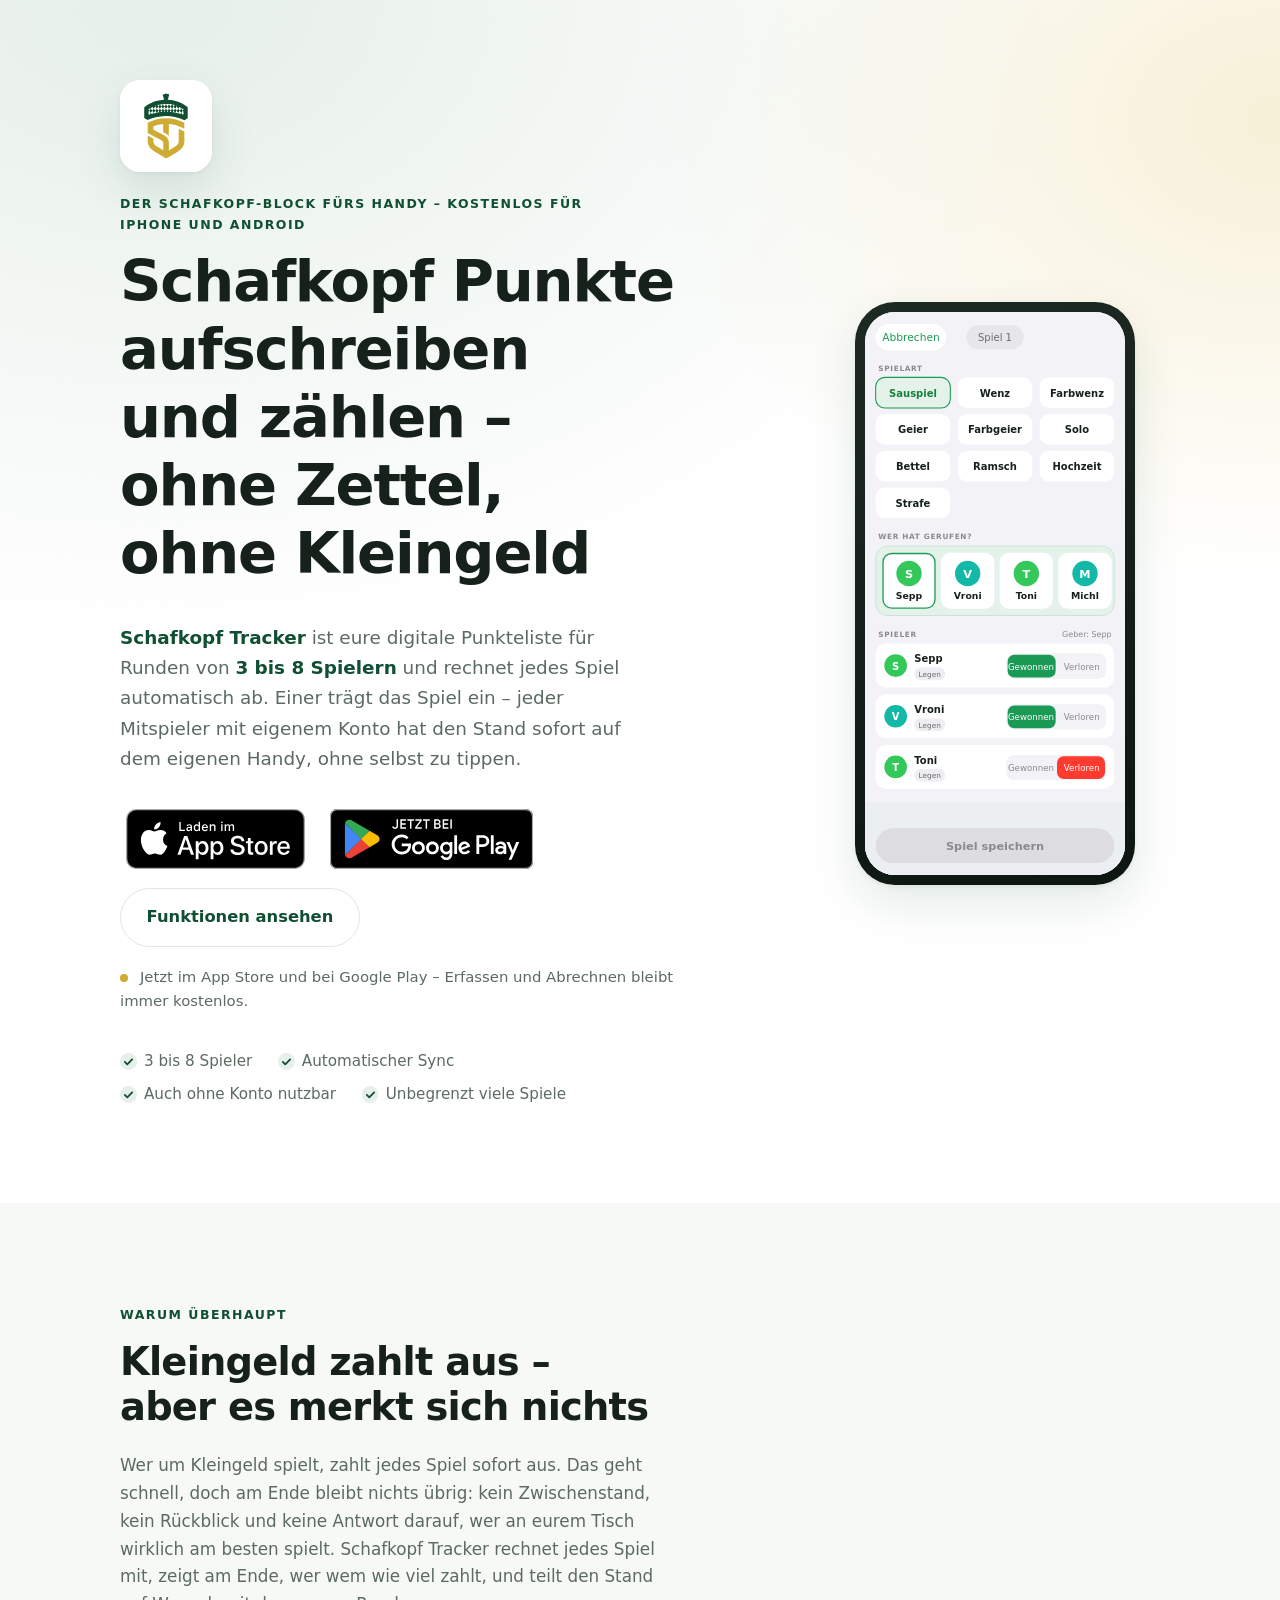
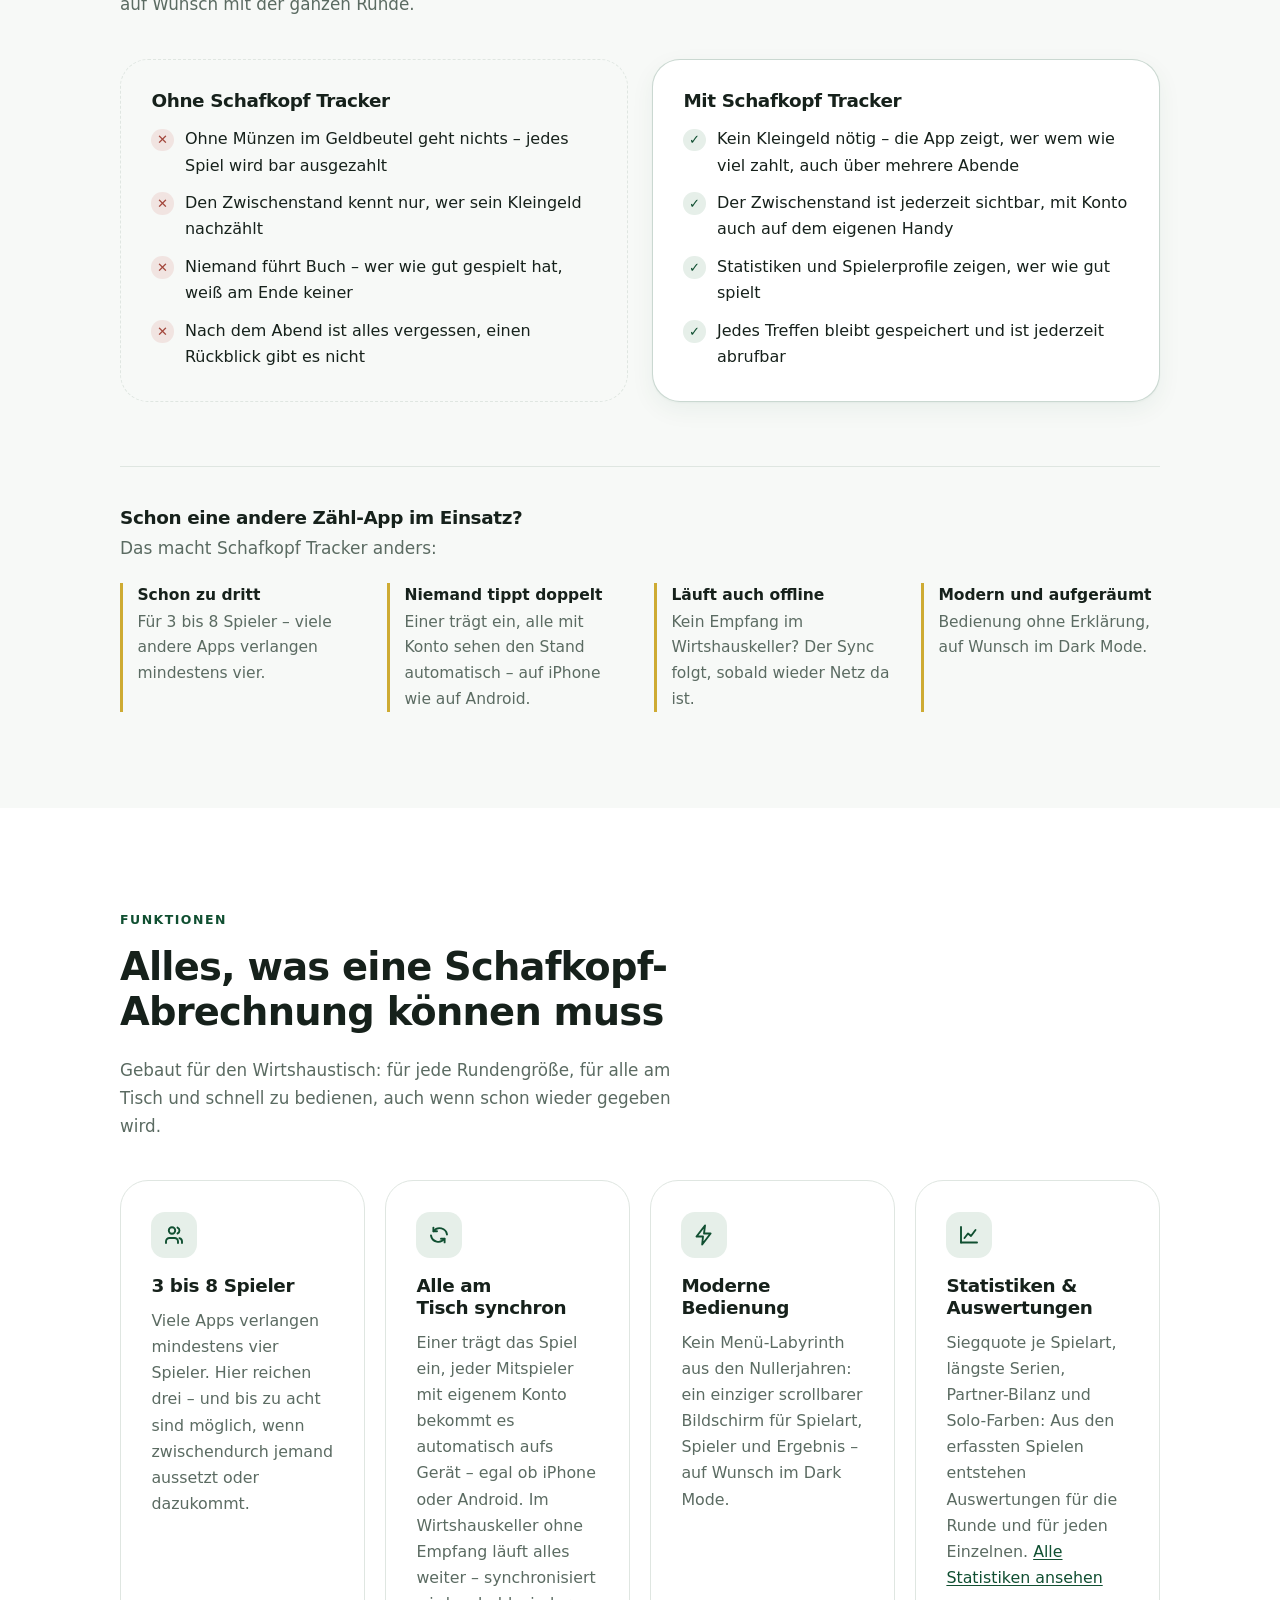
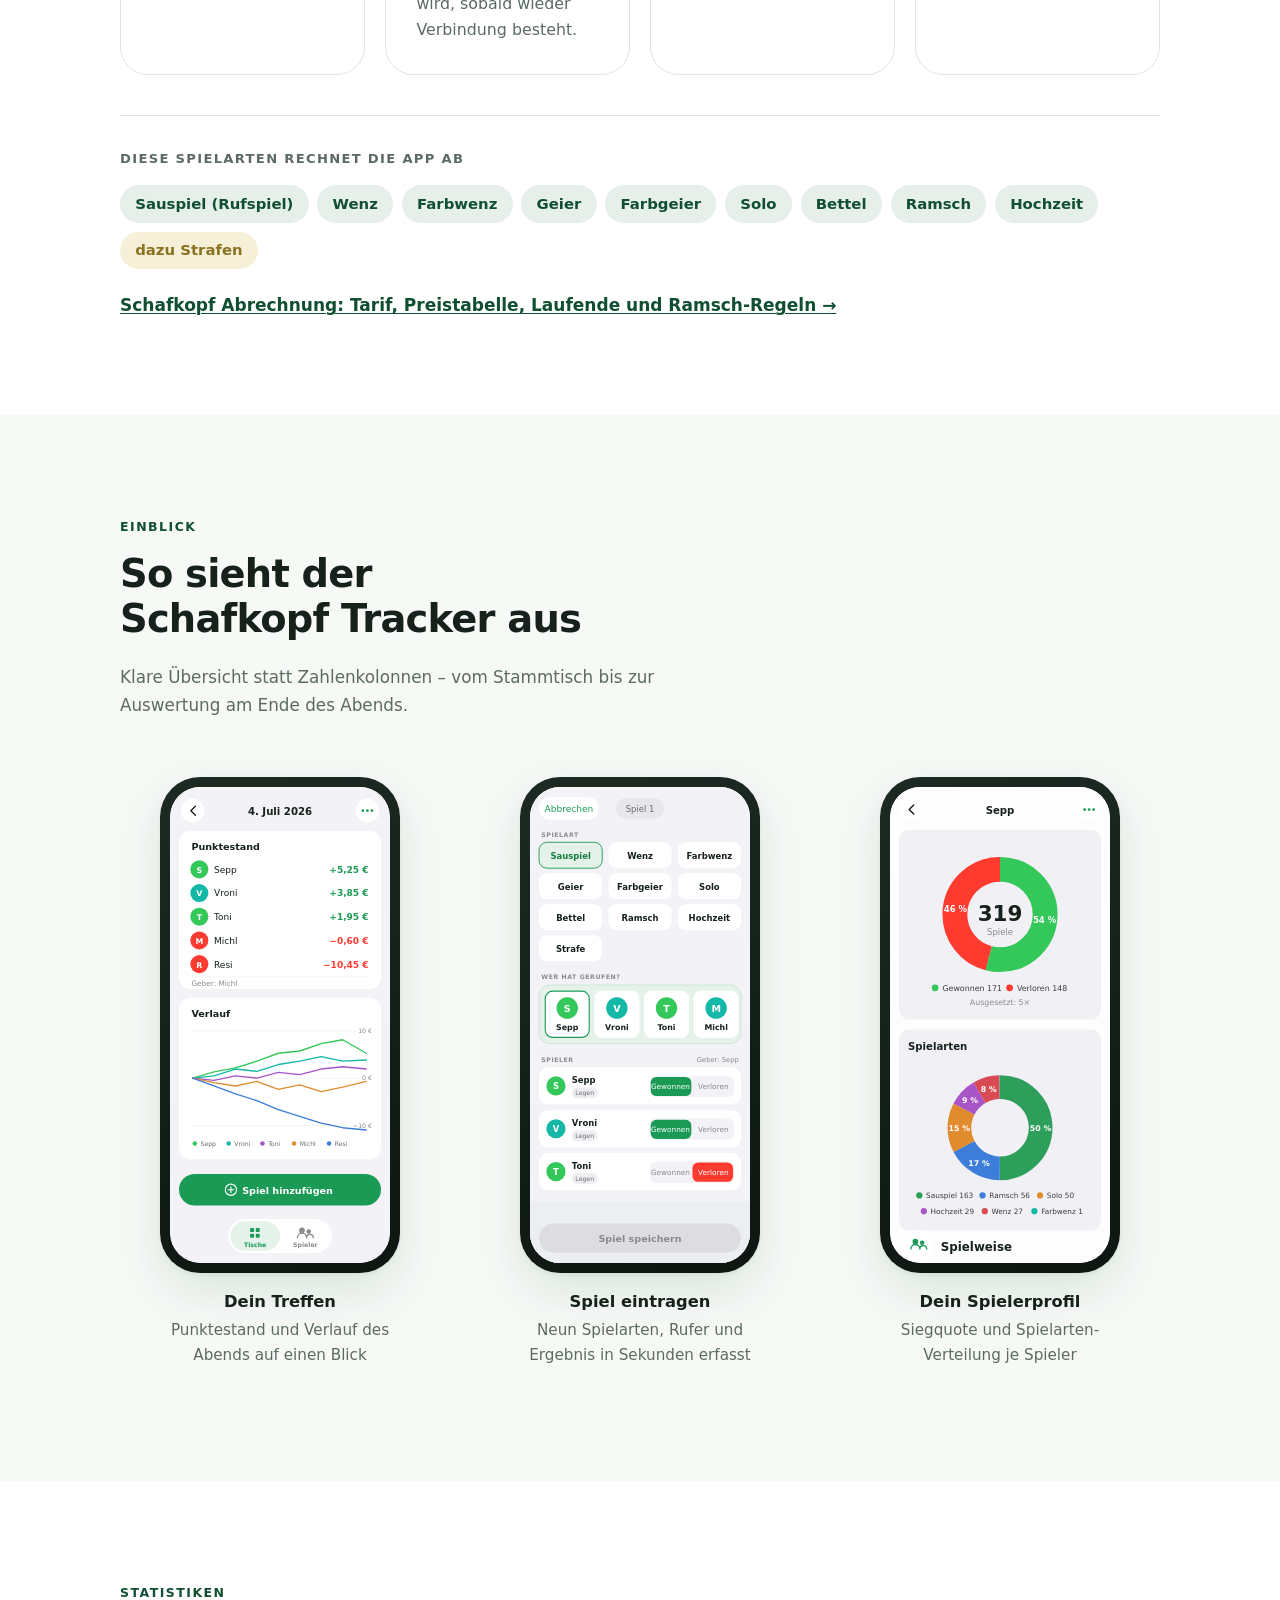
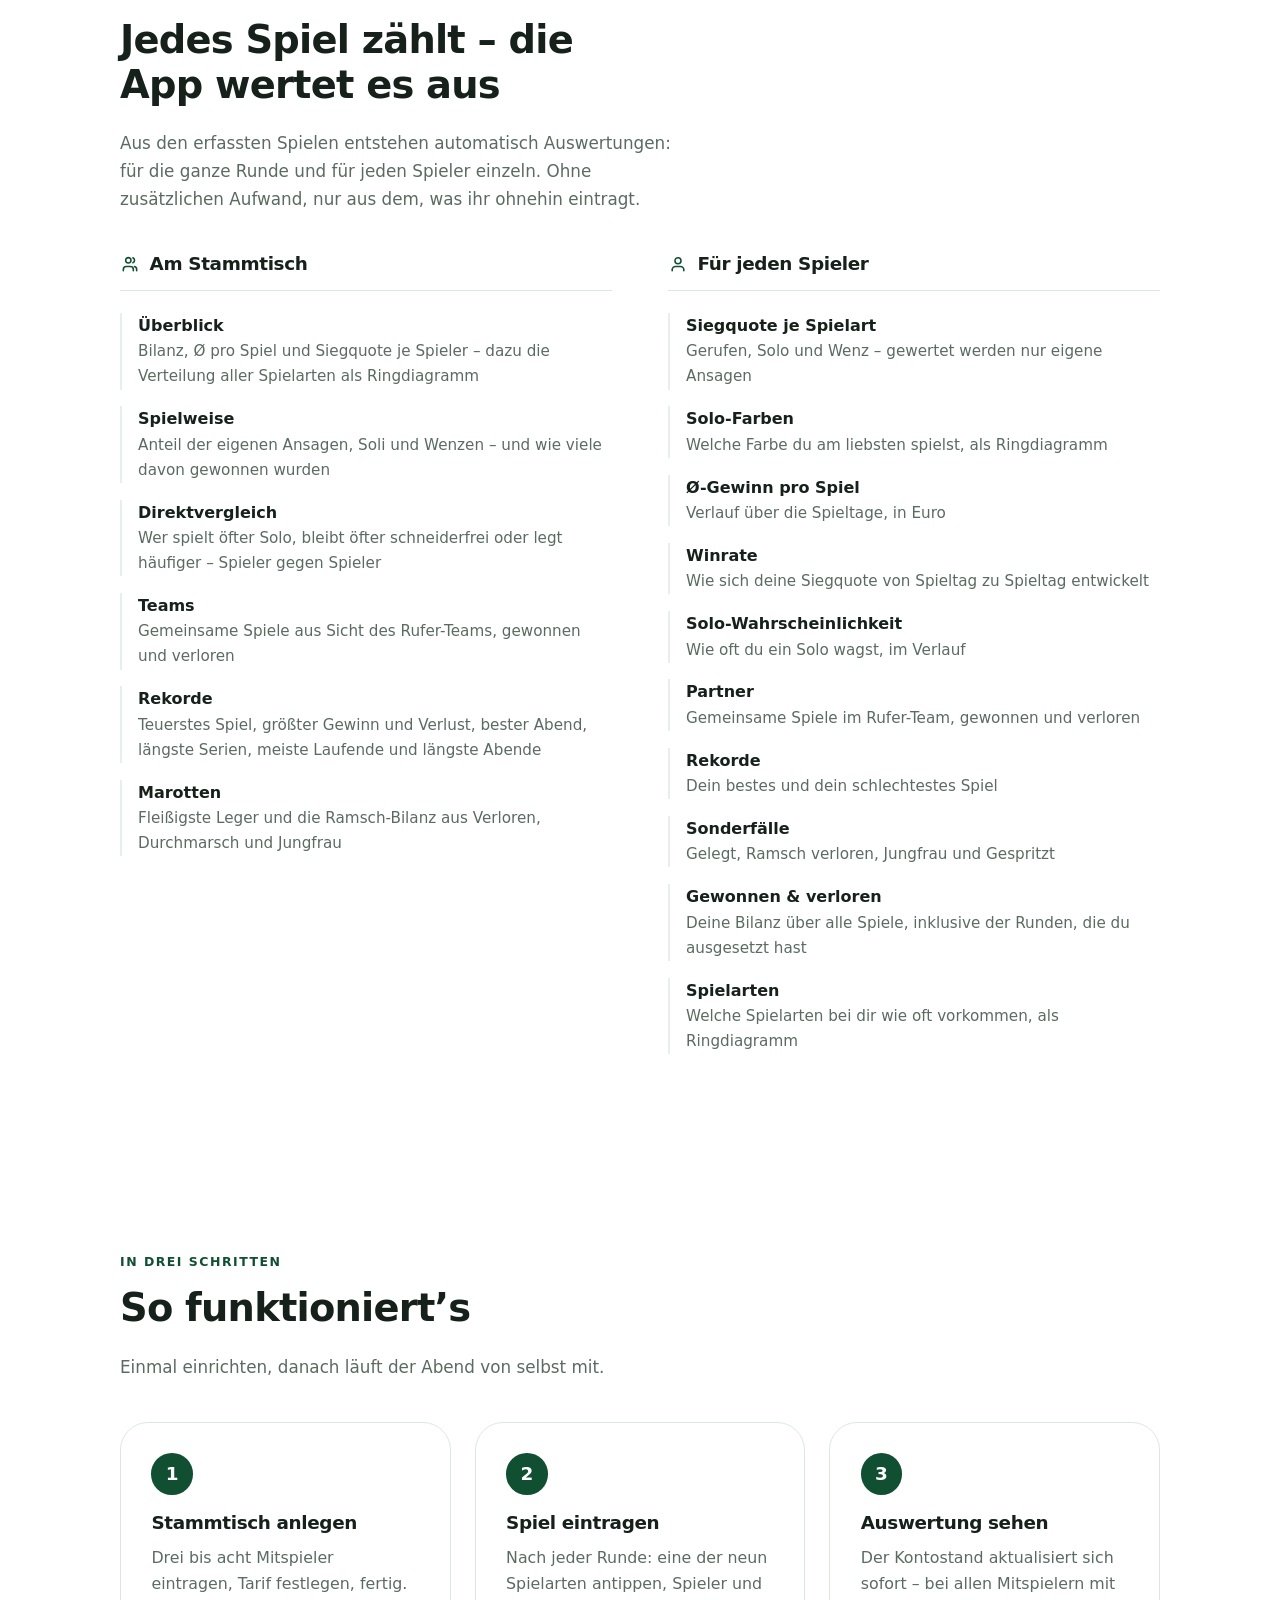
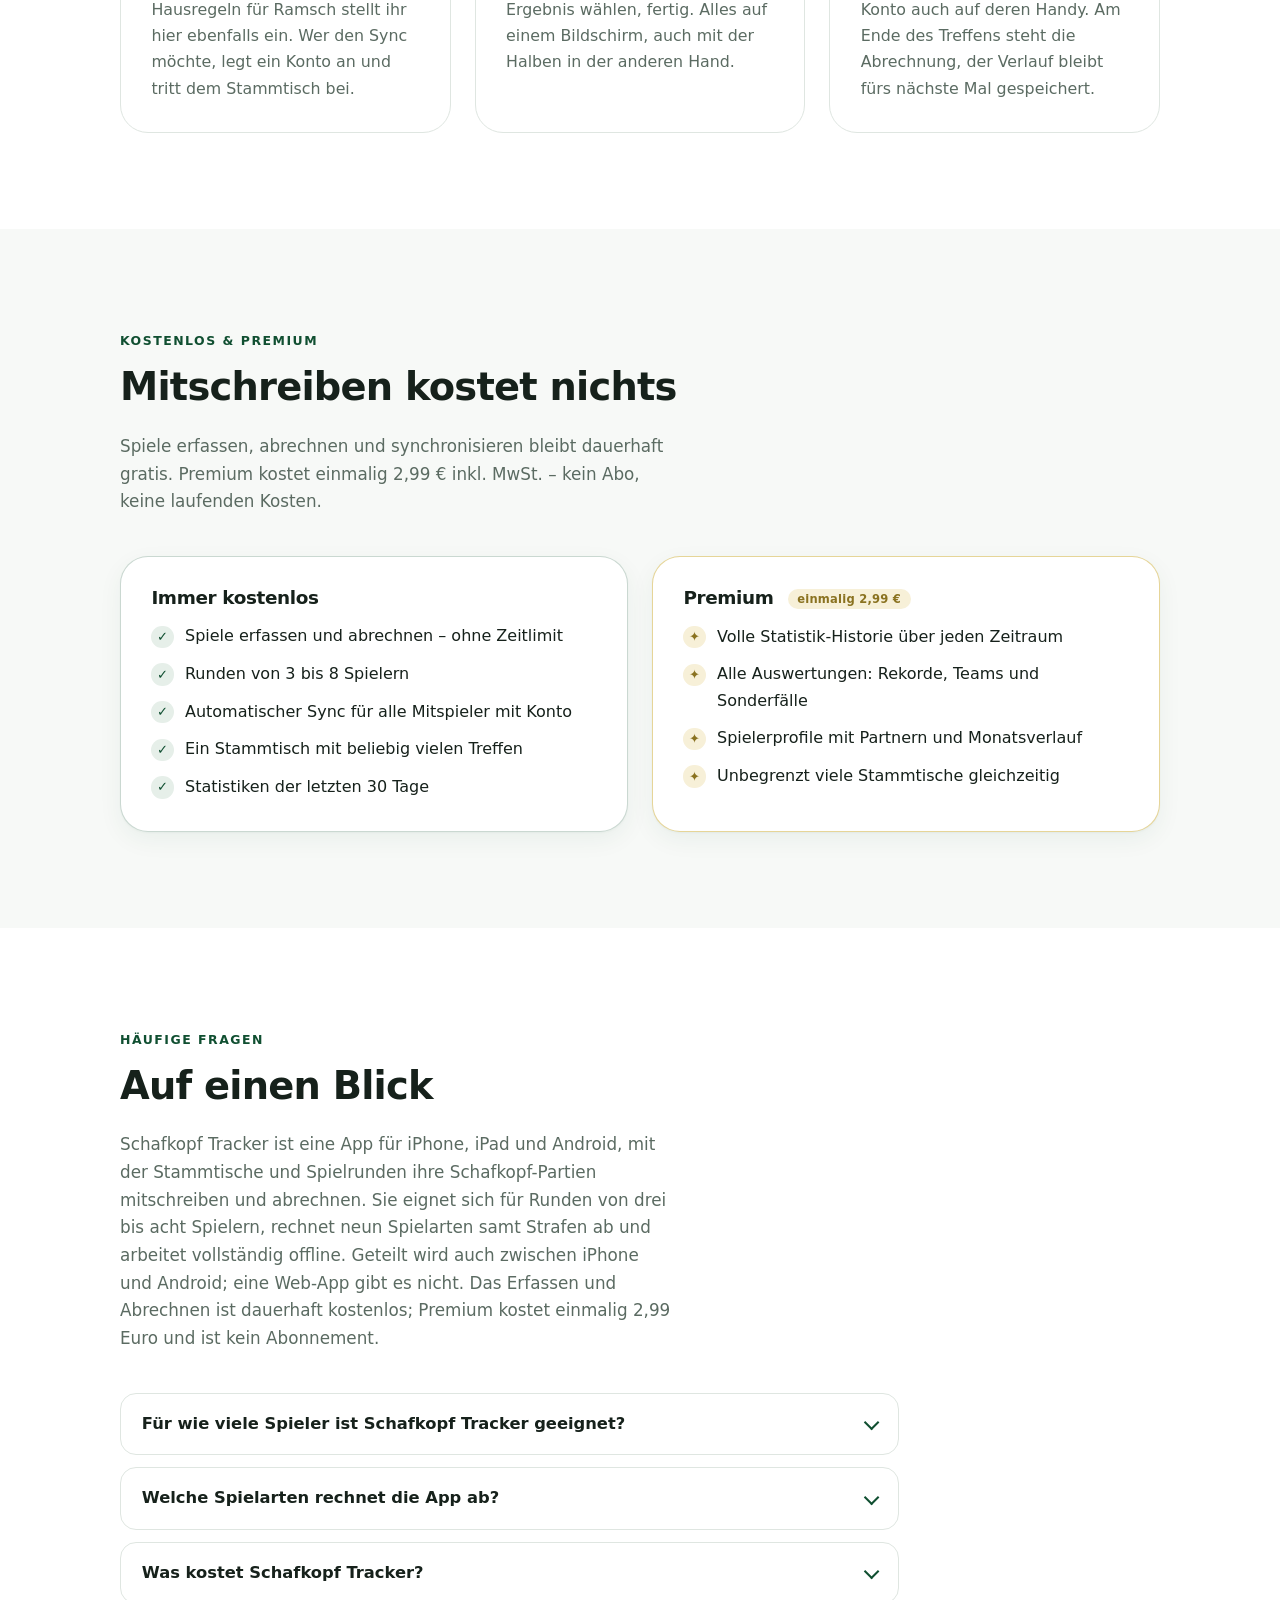
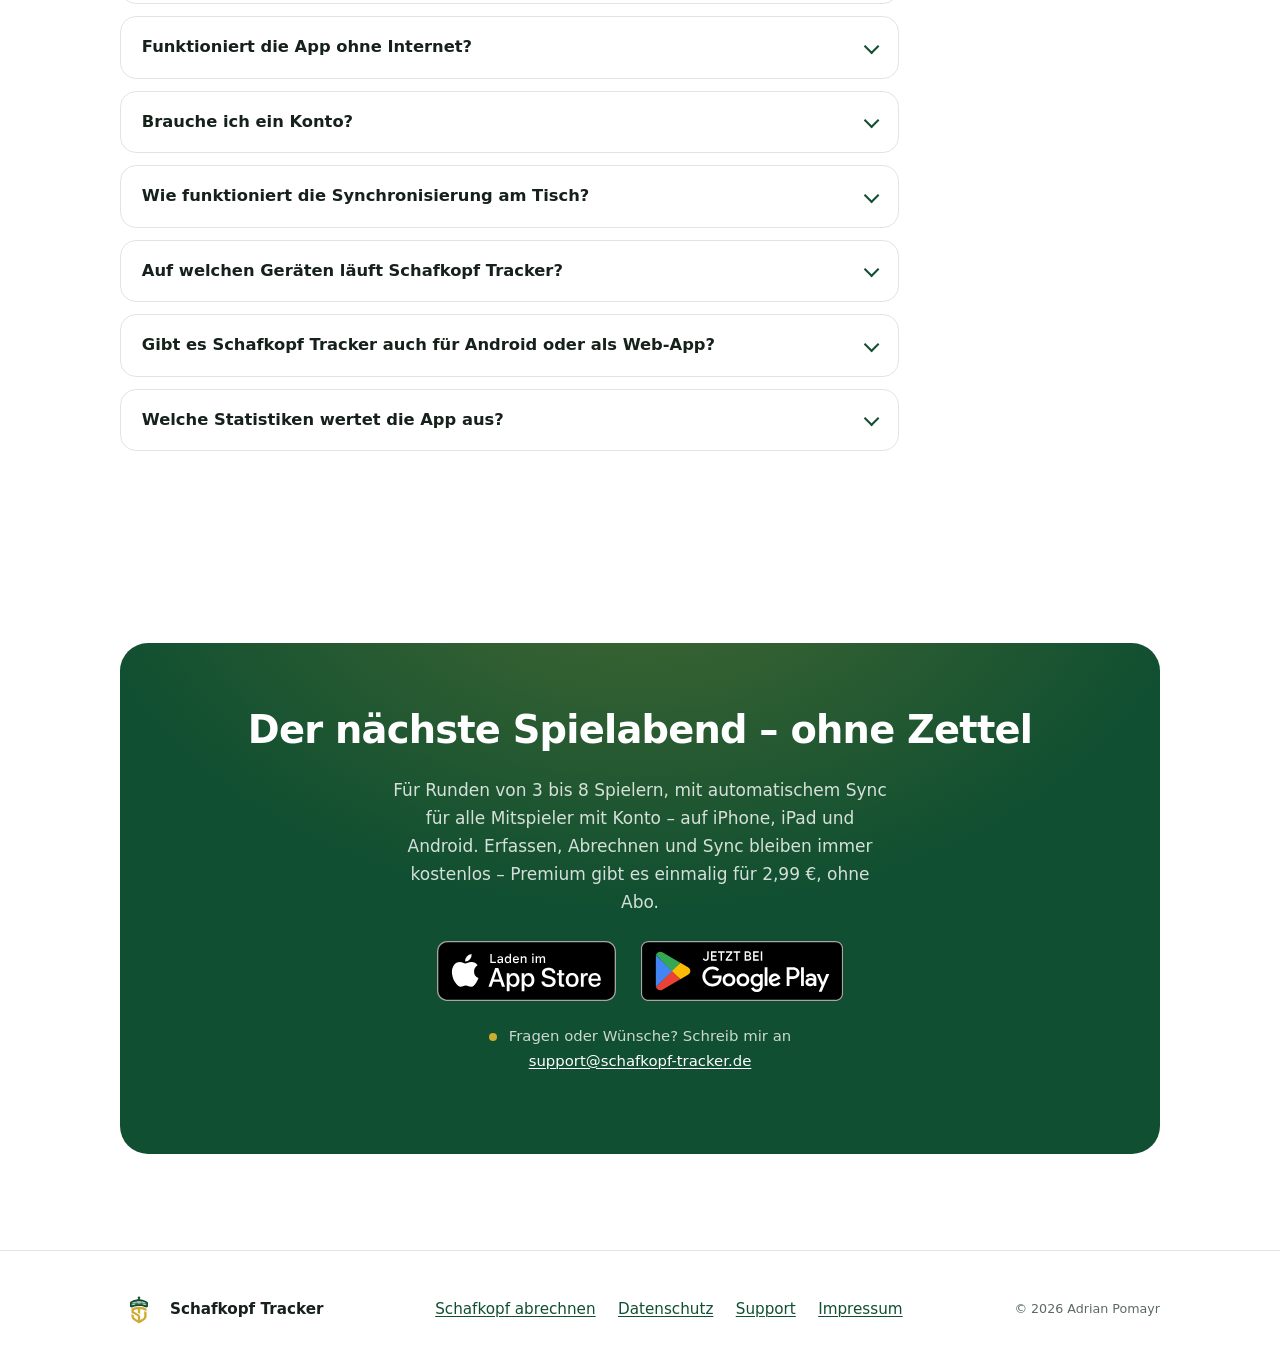
<file: index.html>
<!DOCTYPE html>
<html lang="de">
<head>
  <meta charset="UTF-8">
  <meta name="viewport" content="width=device-width, initial-scale=1.0">

  <!-- ===== SEO: Titel & Description (Haupt-Keyword vorne) ================= -->
  <title>Schafkopf Punkte zählen &amp; aufschreiben – kostenlos | Schafkopf Tracker</title>
  <meta name="description" content="Schafkopf Punkte zählen und abrechnen statt Zettel und Block: die kostenlose Punkteliste fürs Handy für 3 bis 8 Spieler, auf iPhone und Android, auch ohne Konto.">
  <meta name="keywords" content="Schafkopf Punkte zählen, Schafkopf Punkte aufschreiben, Schafkopf Punkteliste, Schafkopf Block, Schafkopf abrechnen, Schafkopf Abrechnung, Schafkopf Rechner, Schafkopf Tracker, Ramsch Regeln, Stammtisch, Wenz Geier Bettel abrechnen">
  <meta name="author" content="Adrian Pomayr">
  <meta name="robots" content="index, follow, max-image-preview:large">
  <meta name="theme-color" content="#104f31">
  <link rel="canonical" href="https://schafkopf-tracker.de/">

  <!-- Favicon: SVG für moderne Browser, PNG fürs iOS-Startbild -->
  <link rel="icon" href="/logo.svg" type="image/svg+xml">
  <link rel="apple-touch-icon" href="/apple-touch-icon.png">

  <!-- ===== Open Graph (Facebook, WhatsApp, LinkedIn …) ==================== -->
  <meta property="og:type" content="website">
  <meta property="og:site_name" content="Schafkopf Tracker">
  <meta property="og:locale" content="de_DE">
  <meta property="og:url" content="https://schafkopf-tracker.de/">
  <meta property="og:title" content="Schafkopf Punkte zählen & aufschreiben – kostenlos | Schafkopf Tracker">
  <meta property="og:description" content="Der Schafkopf-Block fürs Handy, für 3 bis 8 Spieler: Einer trägt ein, alle Mitspieler mit Konto sehen den Stand auf dem eigenen Handy. Mitschreiben geht auch ganz ohne Konto.">
  <!-- Vorschaubild 1200 × 630; Quelle und Render-Skript unter assets/og/ -->
  <meta property="og:image" content="https://schafkopf-tracker.de/assets/og/og-image.jpg">
  <meta property="og:image:type" content="image/jpeg">
  <meta property="og:image:width" content="1200">
  <meta property="og:image:height" content="630">
  <meta property="og:image:alt" content="Schafkopf Tracker – Schafkopf Punkte zählen ohne Zettel, mit App-Icon und Eingabemaske für Sauspiel">

  <!-- ===== Twitter / X Card ============================================== -->
  <meta name="twitter:card" content="summary_large_image">
  <meta name="twitter:title" content="Schafkopf Punkte zählen & aufschreiben – kostenlos | Schafkopf Tracker">
  <meta name="twitter:description" content="Der Schafkopf-Block fürs Handy, für 3 bis 8 Spieler: Einer trägt ein, alle Mitspieler mit Konto sehen den Stand auf dem eigenen Handy. Mitschreiben geht auch ganz ohne Konto.">
  <meta name="twitter:image" content="https://schafkopf-tracker.de/assets/og/og-image.jpg">
  <meta name="twitter:image:alt" content="Schafkopf Tracker – Schafkopf Punkte zählen ohne Zettel, mit App-Icon und Eingabemaske für Sauspiel">

  <link rel="stylesheet" href="/assets/css/landing.css">

  <!-- ===== Strukturierte Daten (schema.org) ============================ -->
  <script type="application/ld+json">
  {
    "@context": "https://schema.org",
    "@graph": [
      {
        "@type": "MobileApplication",
        "@id": "https://schafkopf-tracker.de/#app",
        "name": "Schafkopf Tracker",
        "alternateName": "Schafkopf Punkte zählen",
        "description": "App zum Schafkopf Punkte zählen für Runden von 3 bis 8 Spielern: Spiele erfassen, Punkte zählen und automatisch abrechnen. Die App lässt sich ohne Konto nutzen; wer ein Konto anlegt, bekommt jedes eingetragene Spiel automatisch auf das eigene Gerät synchronisiert. Unterstützt Sauspiel mit Davonlaufen, Wenz, Farbwenz, Geier, Farbgeier, Solo, Bettel, Hochzeit und Strafen sowie frei konfigurierbare Ramsch-Regeln mit Grundbetrag, Schneider- und Schwarz-Bonus. Aus den erfassten Spielen entstehen automatisch Statistiken für den Stammtisch und für jeden Spieler. Die App arbeitet vollständig offline; synchronisiert wird automatisch, sobald wieder eine Verbindung besteht.",
        "applicationCategory": "LifestyleApplication",
        "applicationSubCategory": "Punkte, Abrechnung & Statistik",
        "operatingSystem": "iOS 26.0 oder neuer (iPhone und iPad), Android 8.0 oder neuer",
        "inLanguage": "de-DE",
        "url": "https://schafkopf-tracker.de/",
        "installUrl": [
          "https://apps.apple.com/de/app/schafkopf-tracker/id6790808695",
          "https://play.google.com/store/apps/details?id=de.adrianpomayr.schafkopftracker"
        ],
        "downloadUrl": [
          "https://apps.apple.com/de/app/schafkopf-tracker/id6790808695",
          "https://play.google.com/store/apps/details?id=de.adrianpomayr.schafkopftracker"
        ],
        "image": "https://schafkopf-tracker.de/logo.png",
        "screenshot": [
          "https://schafkopf-tracker.de/assets/screenshots/treffen.svg",
          "https://schafkopf-tracker.de/assets/screenshots/spiel-eintragen.svg",
          "https://schafkopf-tracker.de/assets/screenshots/spielerprofil.svg"
        ],
        "featureList": [
          "Runden von 3 bis 8 Spielern – auch Dreierrunden werden abgerechnet",
          "Automatischer Sync: jeder Spieler mit eigenem Konto sieht jedes eingetragene Spiel sofort auf dem eigenen Gerät",
          "Plattformübergreifend: iPhone, iPad und Android teilen dieselben Stammtische und Runden in beide Richtungen",
          "Ohne Konto nutzbar – ein Konto wird ausschließlich für die Synchronisierung benötigt",
          "Offline-First: Spiele lassen sich ohne Internetverbindung erfassen und abrechnen; die Synchronisierung erfolgt automatisch, sobald wieder eine Verbindung besteht",
          "Moderne, in Sekunden bedienbare Oberfläche – ein Bildschirm, kein Tab-Wechsel",
          "Alle gängigen Spielarten: Sauspiel (Rufspiel) mit Davonlaufen, Wenz, Farbwenz, Geier, Farbgeier, Solo, Bettel, Ramsch und Hochzeit – dazu Strafen",
          "Helle und dunkle Oberfläche (Dark Mode)",
          "Statistiken am Stammtisch: Bilanz, Ø pro Spiel, Siegquote, Verteilung der Spielarten, Ansage- und Solo-Quoten, Direktvergleich zwischen Spielern, Team-Bilanzen, Rekorde und Marotten",
          "Statistiken je Spieler: Siegquote je Spielart, Solo-Farben, Ø-Gewinn pro Spiel, Winrate, Solo-Wahrscheinlichkeit, Partner-Bilanz, Rekorde und Sonderfälle",
          "Stammtisch-Verwaltung ohne Begrenzung der Spiele je Treffen",
          "Spiele erfassen, abrechnen und synchronisieren dauerhaft kostenlos, mit einem Stammtisch und Statistiken der letzten 30 Tage",
          "Premium für einmalig 2,99 Euro ohne Abo: volle Statistik-Historie, alle Auswertungen, Spielerprofile und unbegrenzt viele Stammtische",
          "Frei konfigurierbare Ramsch-Regeln mit Grundbetrag, Schneider- und Schwarz-Bonus"
        ],
        "offers": [
          {
            "@type": "Offer",
            "name": "Schafkopf Tracker – kostenlose Version",
            "description": "Spiele erfassen, abrechnen und synchronisieren, ein Stammtisch, Statistiken der letzten 30 Tage.",
            "price": "0",
            "priceCurrency": "EUR",
            "availability": "https://schema.org/InStock"
          },
          {
            "@type": "Offer",
            "name": "Schafkopf Tracker Premium",
            "description": "Einmaliger In-App-Kauf ohne Abo: volle Statistik-Historie, alle Auswertungen, Spielerprofile in voller Tiefe und unbegrenzt viele Stammtische.",
            "price": "2.99",
            "priceCurrency": "EUR",
            "availability": "https://schema.org/InStock",
            "category": "In-App-Kauf"
          }
        ],
        "author": {
          "@type": "Person",
          "name": "Adrian Pomayr"
        },
        "publisher": {
          "@id": "https://schafkopf-tracker.de/#publisher"
        },
        "datePublished": "2026-07-16",
        "sameAs": [
          "https://apps.apple.com/de/app/schafkopf-tracker/id6790808695",
          "https://play.google.com/store/apps/details?id=de.adrianpomayr.schafkopftracker"
        ]
      },
      {
        "@type": "Organization",
        "@id": "https://schafkopf-tracker.de/#publisher",
        "name": "Schafkopf Tracker",
        "url": "https://schafkopf-tracker.de/",
        "logo": "https://schafkopf-tracker.de/logo.png",
        "email": "support@schafkopf-tracker.de"
      },
      {
        "@type": "WebSite",
        "@id": "https://schafkopf-tracker.de/#website",
        "url": "https://schafkopf-tracker.de/",
        "name": "Schafkopf Tracker",
        "inLanguage": "de-DE",
        "publisher": {
          "@id": "https://schafkopf-tracker.de/#publisher"
        },
        "about": {
          "@id": "https://schafkopf-tracker.de/#app"
        }
      },
      {
        "@type": "WebPage",
        "@id": "https://schafkopf-tracker.de/#webpage",
        "url": "https://schafkopf-tracker.de/",
        "name": "Schafkopf Punkte zählen und aufschreiben – kostenlos | Schafkopf Tracker",
        "description": "Schafkopf Tracker ist eine App für iPhone, iPad und Android, mit der Stammtische und Spielrunden ihre Schafkopf-Partien mitschreiben und abrechnen. Sie eignet sich für Runden von drei bis acht Spielern, rechnet neun Spielarten samt Strafen ab und arbeitet vollständig offline.",
        "inLanguage": "de-DE",
        "isPartOf": {
          "@id": "https://schafkopf-tracker.de/#website"
        },
        "about": {
          "@id": "https://schafkopf-tracker.de/#app"
        },
        "primaryImageOfPage": "https://schafkopf-tracker.de/assets/og/og-image.jpg",
        "datePublished": "2026-08-24",
        "dateModified": "2026-10-30"
      },
      {
        "@type": "FAQPage",
        "@id": "https://schafkopf-tracker.de/#faq",
        "isPartOf": {
          "@id": "https://schafkopf-tracker.de/#webpage"
        },
        "inLanguage": "de-DE",
        "mainEntity": [
          {
            "@type": "Question",
            "name": "Für wie viele Spieler ist Schafkopf Tracker geeignet?",
            "acceptedAnswer": {
              "@type": "Answer",
              "text": "Für Runden von drei bis acht Spielern. Viele andere Apps zum Schafkopf-Zählen setzen mindestens vier Spieler voraus – hier lassen sich auch Dreierrunden abrechnen, und größere Runden mit wechselnden Aussetzern sind kein Sonderfall."
            }
          },
          {
            "@type": "Question",
            "name": "Welche Spielarten rechnet die App ab?",
            "acceptedAnswer": {
              "@type": "Answer",
              "text": "Sauspiel (Rufspiel) mit Davonlaufen, Wenz, Farbwenz, Geier, Farbgeier, Solo, Bettel, Ramsch und Hochzeit. Zusätzlich lassen sich Strafen eintragen. Die Ramsch-Regeln sind pro Stammtisch frei einstellbar – Grundbetrag, Schneider- und Schwarz-Bonus."
            }
          },
          {
            "@type": "Question",
            "name": "Was kostet Schafkopf Tracker?",
            "acceptedAnswer": {
              "@type": "Answer",
              "text": "Der Download ist kostenlos, und Spiele erfassen, abrechnen und synchronisieren bleibt dauerhaft gratis. Die kostenlose Version umfasst einen Stammtisch und Statistiken der letzten 30 Tage. Premium kostet einmalig 2,99 Euro inklusive Mehrwertsteuer, ist kein Abo und schaltet die vollständige Statistik-Historie, alle Auswertungen, die Spielerprofile in voller Tiefe sowie beliebig viele Stammtische frei."
            }
          },
          {
            "@type": "Question",
            "name": "Funktioniert die App ohne Internet?",
            "acceptedAnswer": {
              "@type": "Answer",
              "text": "Ja. Schafkopf Tracker ist von Grund auf für den Betrieb ohne Verbindung gebaut: Alle Spiele werden auf dem Gerät gespeichert und sofort abgerechnet, auch ohne Empfang. Sobald wieder eine Verbindung besteht, gleicht die App die Daten automatisch mit den Mitspielern ab."
            }
          },
          {
            "@type": "Question",
            "name": "Brauche ich ein Konto?",
            "acceptedAnswer": {
              "@type": "Answer",
              "text": "Nein. Ohne Konto lässt sich die App vollständig zum Mitschreiben und Abrechnen nutzen. Ein Konto wird ausschließlich für die Synchronisierung benötigt: Wer eines anlegt und dem Stammtisch beitritt, bekommt jedes eingetragene Spiel automatisch auf das eigene Gerät."
            }
          },
          {
            "@type": "Question",
            "name": "Wie funktioniert die Synchronisierung am Tisch?",
            "acceptedAnswer": {
              "@type": "Answer",
              "text": "Einer aus der Runde trägt das Spiel ein. Alle Mitspieler, die ein eigenes Konto haben und dem Stammtisch beigetreten sind, sehen den aktualisierten Punktestand danach auf ihrem eigenen Handy, ohne selbst etwas zu tippen – egal ob iPhone oder Android. Wer kein Konto hat, spielt einfach mit und steht trotzdem in der Abrechnung."
            }
          },
          {
            "@type": "Question",
            "name": "Auf welchen Geräten läuft Schafkopf Tracker?",
            "acceptedAnswer": {
              "@type": "Answer",
              "text": "Auf iPhone und iPad ab iOS 26 sowie auf Android-Geräten ab Android 8.0 (Oreo). Ältere Versionen werden nicht unterstützt."
            }
          },
          {
            "@type": "Question",
            "name": "Gibt es Schafkopf Tracker auch für Android oder als Web-App?",
            "acceptedAnswer": {
              "@type": "Answer",
              "text": "Ja, Schafkopf Tracker gibt es für Android bei Google Play sowie für iPhone und iPad im App Store. Geteilte Stammtische und Runden funktionieren zwischen beiden Plattformen in beide Richtungen. Eine Web-App zur Nutzung im Browser gibt es nicht."
            }
          },
          {
            "@type": "Question",
            "name": "Welche Statistiken wertet die App aus?",
            "acceptedAnswer": {
              "@type": "Answer",
              "text": "Auf Stammtisch-Ebene: Bilanz, Durchschnitt pro Spiel, Siegquote, die Verteilung der Spielarten, Ansage- und Solo-Quoten, ein Direktvergleich zwischen einzelnen Spielern, Team-Bilanzen, Rekorde wie das teuerste Spiel oder den besten Abend sowie Auswertungen zu Legen und Ramsch. Je Spieler: Siegquote nach Spielart, bevorzugte Solo-Farben, Durchschnittsgewinn pro Spiel, Winrate und Solo-Wahrscheinlichkeit im Zeitverlauf, die Bilanz mit einzelnen Partnern, persönliche Rekorde und Sonderfälle."
            }
          }
        ]
      }
    ]
  }
  </script>
</head>

<body ontouchstart="">

<!-- ========================================================================
     1. HERO
     ===================================================================== -->
<header class="hero">
  <div class="wrap hero-inner">
    <div>
      <img src="/logo.svg" width="92" height="92" class="hero-icon"
           alt="App-Icon von Schafkopf Tracker: goldenes ST-Wappen mit gemusterter Kappe in dunklem Grün">

      <span class="eyebrow">Der Schafkopf-Block fürs Handy – kostenlos für iPhone&nbsp;und&nbsp;Android</span>

      <h1>Schafkopf Punkte aufschreiben und zählen – ohne Zettel, ohne Kleingeld</h1>

      <p class="claim">
        <strong class="highlight">Schafkopf Tracker</strong> ist eure digitale
        Punkteliste für Runden von <strong class="highlight">3 bis 8 Spielern</strong>
        und rechnet jedes Spiel automatisch ab. Einer trägt das Spiel ein – jeder Mitspieler mit eigenem Konto hat den Stand
        sofort auf dem eigenen Handy, ohne selbst zu tippen.
      </p>

      <div class="btn-gruppe">
        <!-- Offizielles App-Store-Abzeichen von Apple, dunkle Variante -->
        <a class="store-badge" href="https://apps.apple.com/us/app/schafkopf-tracker/id6790808695?itscg=30200&amp;itsct=apps_box_badge&amp;mttnsubad=6790808695" data-cta="appstore">
          <img src="/assets/badges/app-store-schwarz.svg"
               width="180" height="60"
               alt="Schafkopf Tracker im App Store laden">
        </a>
        <!-- Offizielles Google-Play-Abzeichen, deutsche Fassung -->
        <a class="store-badge" href="https://play.google.com/store/apps/details?id=de.adrianpomayr.schafkopftracker" data-cta="googleplay">
          <img src="/assets/badges/google-play-de.svg"
               width="202" height="60"
               alt="Schafkopf Tracker bei Google Play herunterladen">
        </a>
        <a class="btn btn-sekundaer" href="#funktionen">Funktionen ansehen</a>
      </div>

      <p class="cta-hinweis">
        <span class="punkt" aria-hidden="true"></span>
        Jetzt im App Store und bei Google Play – Erfassen und Abrechnen bleibt immer kostenlos.
      </p>

      <ul class="fakten">
        <li>3 bis 8 Spieler</li>
        <li>Automatischer Sync</li>
        <li>Auch ohne Konto nutzbar</li>
        <li>Unbegrenzt viele Spiele</li>
      </ul>
    </div>

    <div class="hero-visual">
      <div class="phone">
        <img src="/assets/screenshots/spiel-eintragen.svg" width="390" height="844"
             alt="Eingabemaske von Schafkopf Tracker: Spielart wählen, Rufer antippen, Ergebnis je Spieler erfassen">
      </div>
    </div>
  </div>
</header>

<main>

  <!-- ======================================================================
       2. PROBLEM / NUTZEN
       =================================================================== -->
  <section id="warum" class="sektion-sanft">
    <div class="wrap">
      <div class="sektion-kopf">
        <span class="eyebrow">Warum überhaupt</span>
        <h2>Kleingeld zahlt aus – aber es merkt sich nichts</h2>
        <p>
          Wer um Kleingeld spielt, zahlt jedes Spiel sofort aus. Das geht schnell,
          doch am Ende bleibt nichts übrig: kein Zwischenstand, kein Rückblick und
          keine Antwort darauf, wer an eurem Tisch wirklich am besten spielt.
          Schafkopf Tracker rechnet jedes Spiel mit, zeigt am Ende, wer wem wie
          viel zahlt, und teilt den Stand auf Wunsch mit der ganzen Runde.
        </p>
      </div>

      <div class="vergleich">
        <article class="karte karte-alt">
          <h3>Ohne Schafkopf Tracker</h3>
          <ul class="liste">
            <li><span class="zeichen" aria-hidden="true">✕</span> Ohne Münzen im Geldbeutel geht nichts – jedes Spiel wird bar ausgezahlt</li>
            <li><span class="zeichen" aria-hidden="true">✕</span> Den Zwischenstand kennt nur, wer sein Kleingeld nachzählt</li>
            <li><span class="zeichen" aria-hidden="true">✕</span> Niemand führt Buch – wer wie gut gespielt hat, weiß am Ende keiner</li>
            <li><span class="zeichen" aria-hidden="true">✕</span> Nach dem Abend ist alles vergessen, einen Rückblick gibt es nicht</li>
          </ul>
        </article>

        <article class="karte karte-neu">
          <h3>Mit Schafkopf Tracker</h3>
          <ul class="liste">
            <li><span class="zeichen" aria-hidden="true">✓</span> Kein Kleingeld nötig – die App zeigt, wer wem wie viel zahlt, auch über mehrere Abende</li>
            <li><span class="zeichen" aria-hidden="true">✓</span> Der Zwischenstand ist jederzeit sichtbar, mit Konto auch auf dem eigenen Handy</li>
            <li><span class="zeichen" aria-hidden="true">✓</span> Statistiken und Spielerprofile zeigen, wer wie gut spielt</li>
            <li><span class="zeichen" aria-hidden="true">✓</span> Jedes Treffen bleibt gespeichert und ist jederzeit abrufbar</li>
          </ul>
        </article>
      </div>

      <!-- Zweite Zielgruppe: wer schon eine andere Schafkopf-App nutzt.
           Bewusst leiser als der Vergleich oben und ohne andere Apps
           beim Namen zu nennen. -->
      <div class="wechsel">
        <h3>Schon eine andere Zähl&#8209;App im Einsatz?</h3>
        <p>Das macht Schafkopf Tracker anders:</p>
        <ul class="wechsel-liste">
          <li><strong>Schon zu dritt</strong> Für 3 bis 8 Spieler – viele andere Apps verlangen mindestens vier.</li>
          <li><strong>Niemand tippt doppelt</strong> Einer trägt ein, alle mit Konto sehen den Stand automatisch – auf iPhone wie auf Android.</li>
          <li><strong>Läuft auch offline</strong> Kein Empfang im Wirtshauskeller? Der Sync folgt, sobald wieder Netz da ist.</li>
          <li><strong>Modern und aufgeräumt</strong> Bedienung ohne Erklärung, auf Wunsch im Dark Mode.</li>
        </ul>
      </div>
    </div>
  </section>

  <!-- ======================================================================
       3. FEATURES
       =================================================================== -->
  <section id="funktionen">
    <div class="wrap">
      <div class="sektion-kopf">
        <span class="eyebrow">Funktionen</span>
        <h2>Alles, was eine Schafkopf-Abrechnung können muss</h2>
        <p>
          Gebaut für den Wirtshaustisch: für jede Rundengröße, für alle am Tisch
          und schnell zu bedienen, auch wenn schon wieder gegeben wird.
        </p>
      </div>

      <div class="feature-grid">
        <article class="feature">
          <div class="feature-icon" aria-hidden="true">
            <svg width="24" height="24" viewBox="0 0 24 24" fill="none" stroke="currentColor" stroke-width="1.9" stroke-linecap="round" stroke-linejoin="round">
              <path d="M16 20v-1.5a3.5 3.5 0 0 0-3.5-3.5h-5A3.5 3.5 0 0 0 4 18.5V20"/>
              <circle cx="10" cy="7.5" r="3.2"/>
              <path d="M20 20v-1.5a3.5 3.5 0 0 0-2.6-3.4M15.5 4.6a3.2 3.2 0 0 1 0 5.9"/>
            </svg>
          </div>
          <h3>3 bis 8 Spieler</h3>
          <p>
            Viele Apps verlangen mindestens vier Spieler. Hier reichen drei –
            und bis zu acht sind möglich, wenn zwischendurch jemand aussetzt
            oder dazukommt.
          </p>
        </article>

        <article class="feature">
          <div class="feature-icon" aria-hidden="true">
            <svg width="24" height="24" viewBox="0 0 24 24" fill="none" stroke="currentColor" stroke-width="1.9" stroke-linecap="round" stroke-linejoin="round">
              <path d="M20 11.5a7.5 7.5 0 0 0-13.4-3.3"/>
              <path d="M4 12.5a7.5 7.5 0 0 0 13.4 3.3"/>
              <path d="M6.4 4.6v3.6H10"/>
              <path d="M17.6 19.4v-3.6H14"/>
            </svg>
          </div>
          <h3>Alle am Tisch synchron</h3>
          <p>
            Einer trägt das Spiel ein, jeder Mitspieler mit eigenem Konto bekommt
            es automatisch aufs Gerät – egal ob iPhone oder Android. Im
            Wirtshauskeller ohne Empfang läuft alles weiter – synchronisiert wird,
            sobald wieder Verbindung besteht.
          </p>
        </article>

        <article class="feature">
          <div class="feature-icon" aria-hidden="true">
            <svg width="24" height="24" viewBox="0 0 24 24" fill="none" stroke="currentColor" stroke-width="1.9" stroke-linecap="round" stroke-linejoin="round">
              <path d="M13 2.5 4.5 13.5H11l-.8 8 8.4-11H12l1-8Z"/>
            </svg>
          </div>
          <h3>Moderne Bedienung</h3>
          <p>
            Kein Menü-Labyrinth aus den Nullerjahren: ein einziger scrollbarer
            Bildschirm für Spielart, Spieler und Ergebnis – auf Wunsch im
            Dark Mode.
          </p>
        </article>

        <article class="feature">
          <div class="feature-icon" aria-hidden="true">
            <svg width="24" height="24" viewBox="0 0 24 24" fill="none" stroke="currentColor" stroke-width="1.9" stroke-linecap="round" stroke-linejoin="round">
              <path d="M4 19.5V4"/>
              <path d="M4 19.5h16"/>
              <path d="m7.5 15 3.5-4.5 3 2.5 4.5-6"/>
            </svg>
          </div>
          <h3>Statistiken &amp; Auswertungen</h3>
          <p>
            Siegquote je Spielart, längste Serien, Partner-Bilanz und
            Solo-Farben: Aus den erfassten Spielen entstehen Auswertungen für
            die Runde und für jeden Einzelnen.
            <a href="#statistiken">Alle Statistiken ansehen</a>
          </p>
        </article>
      </div>

      <!-- Entspricht der Spielart-Auswahl im Eingabe-Bildschirm der App -->
      <div class="spielarten">
        <p>Diese Spielarten rechnet die App ab</p>
        <ul>
          <li>Sauspiel (Rufspiel)</li>
          <li>Wenz</li>
          <li>Farbwenz</li>
          <li>Geier</li>
          <li>Farbgeier</li>
          <li>Solo</li>
          <li>Bettel</li>
          <li>Ramsch</li>
          <li>Hochzeit</li>
          <li class="zusatz">dazu Strafen</li>
        </ul>
      </div>

      <p class="mehr-link">
        <a href="/schafkopf-abrechnen">Schafkopf Abrechnung: Tarif, Preistabelle, Laufende und Ramsch-Regeln&nbsp;→</a>
      </p>
    </div>
  </section>

  <!-- ======================================================================
       4. SCREENSHOTS
       Die drei Grafiken liegen unter /assets/screenshots/ und sind
       zusätzlich im JSON-LD ("screenshot") im <head> verlinkt.
       „Dein Treffen" und „Dein Spielerprofil" stehen als Kopie inline,
       damit sich Linien und Ringe beim Scrollen per CSS aufbauen
       (siehe landing.css, Abschnitt Mikro-Animationen). Wer eine der
       beiden Dateien ändert, muss die Kopie hier nachziehen.
       =================================================================== -->
  <section id="screenshots" class="sektion-sanft">
    <div class="wrap">
      <div class="sektion-kopf">
        <span class="eyebrow">Einblick</span>
        <h2>So sieht der Schafkopf Tracker aus</h2>
        <p>
          Klare Übersicht statt Zahlenkolonnen – vom Stammtisch bis zur
          Auswertung am Ende des Abends.
        </p>
      </div>

      <div class="shots">
        <figure class="shot">
          <div class="phone">
            <svg class="screen" xmlns="http://www.w3.org/2000/svg" viewBox="0 0 390 844" width="390" height="844" role="img" aria-label="Treffen in Schafkopf Tracker: Punktestand von fünf Spielern und Verlaufsdiagramm des Abends">
              <rect width="390" height="844" fill="#f2f2f7"/>
              <g font-family="-apple-system, system-ui, sans-serif">

                <circle cx="40" cy="42" r="21" fill="#ffffff"/>
                <path d="M45 34l-8 8 8 8" fill="none" stroke="#16211b" stroke-width="2.4" stroke-linecap="round" stroke-linejoin="round"/>
                <text x="195" y="49" fill="#16211b" font-size="18" font-weight="700" text-anchor="middle">4. Juli 2026</text>
                <circle cx="350" cy="42" r="21" fill="#ffffff"/>
                <circle cx="342" cy="42" r="2.4" fill="#1a9a54"/><circle cx="350" cy="42" r="2.4" fill="#1a9a54"/><circle cx="358" cy="42" r="2.4" fill="#1a9a54"/>

                <rect x="16" y="78" width="358" height="280" rx="20" fill="#ffffff"/>
                <text x="38" y="112" fill="#16211b" font-size="17" font-weight="700">Punktestand</text>
                <g font-size="16">
                  <circle cx="52" cy="146" r="16" fill="#34c759"/><text x="52" y="152" fill="#fff" font-size="14" font-weight="700" text-anchor="middle">S</text>
                  <text x="78" y="152" fill="#16211b">Sepp</text>
                  <text x="352" y="152" fill="#1a9a54" font-weight="700" text-anchor="end">+5,25 €</text>

                  <circle cx="52" cy="188" r="16" fill="#14b8a6"/><text x="52" y="194" fill="#fff" font-size="14" font-weight="700" text-anchor="middle">V</text>
                  <text x="78" y="194" fill="#16211b">Vroni</text>
                  <text x="352" y="194" fill="#1a9a54" font-weight="700" text-anchor="end">+3,85 €</text>

                  <circle cx="52" cy="230" r="16" fill="#34c759"/><text x="52" y="236" fill="#fff" font-size="14" font-weight="700" text-anchor="middle">T</text>
                  <text x="78" y="236" fill="#16211b">Toni</text>
                  <text x="352" y="236" fill="#1a9a54" font-weight="700" text-anchor="end">+1,95 €</text>

                  <circle cx="52" cy="272" r="16" fill="#ff3b30"/><text x="52" y="278" fill="#fff" font-size="14" font-weight="700" text-anchor="middle">M</text>
                  <text x="78" y="278" fill="#16211b">Michl</text>
                  <text x="352" y="278" fill="#ff3b30" font-weight="700" text-anchor="end">−0,60 €</text>

                  <circle cx="52" cy="314" r="16" fill="#ff3b30"/><text x="52" y="320" fill="#fff" font-size="14" font-weight="700" text-anchor="middle">R</text>
                  <text x="78" y="320" fill="#16211b">Resi</text>
                  <text x="352" y="320" fill="#ff3b30" font-weight="700" text-anchor="end">−10,45 €</text>
                </g>
                <rect x="38" y="336" width="314" height="1" fill="#eceff1"/>
                <text x="38" y="352" fill="#8a8a8e" font-size="13">Geber: Michl</text>

                <rect x="16" y="374" width="358" height="286" rx="20" fill="#ffffff"/>
                <text x="38" y="408" fill="#16211b" font-size="17" font-weight="700">Verlauf</text>
                <g>
                  <rect x="38" y="432" width="314" height="1" fill="#eceff1"/>
                  <text x="358" y="436" fill="#8a8a8e" font-size="11" text-anchor="end">10 €</text>
                  <rect x="38" y="516" width="314" height="1" fill="#eceff1"/>
                  <text x="358" y="520" fill="#8a8a8e" font-size="11" text-anchor="end">0 €</text>
                  <rect x="38" y="600" width="314" height="1" fill="#eceff1"/>
                  <text x="358" y="604" fill="#8a8a8e" font-size="11" text-anchor="end">−10 €</text>

                  <polyline class="linie" style="--len:326" points="40,516 78,505 116,498 154,486 192,472 230,468 268,455 306,448 348,472" fill="none" stroke="#34c759" stroke-width="2.4" stroke-linecap="round" stroke-linejoin="round"/>
                  <polyline class="linie" style="--len:317" points="40,516 78,512 116,500 154,504 192,492 230,486 268,478 306,486 348,484" fill="none" stroke="#14b8a6" stroke-width="2.4" stroke-linecap="round" stroke-linejoin="round"/>
                  <polyline class="linie" style="--len:315" points="40,516 78,520 116,512 154,516 192,506 230,510 268,500 306,496 348,500" fill="none" stroke="#a855c7" stroke-width="2.4" stroke-linecap="round" stroke-linejoin="round"/>
                  <polyline class="linie" style="--len:320" points="40,516 78,524 116,530 154,522 192,536 230,528 268,540 306,532 348,522" fill="none" stroke="#e08b2e" stroke-width="2.4" stroke-linecap="round" stroke-linejoin="round"/>
                  <polyline class="linie" style="--len:325" points="40,516 78,530 116,544 154,556 192,572 230,584 268,596 306,604 348,608" fill="none" stroke="#3b7dd8" stroke-width="2.4" stroke-linecap="round" stroke-linejoin="round"/>

                  <g font-size="11" fill="#6b6b70">
                    <circle cx="44" cy="632" r="4" fill="#34c759"/><text x="54" y="636">Sepp</text>
                    <circle cx="104" cy="632" r="4" fill="#14b8a6"/><text x="114" y="636">Vroni</text>
                    <circle cx="164" cy="632" r="4" fill="#a855c7"/><text x="174" y="636">Toni</text>
                    <circle cx="220" cy="632" r="4" fill="#e08b2e"/><text x="230" y="636">Michl</text>
                    <circle cx="282" cy="632" r="4" fill="#3b7dd8"/><text x="292" y="636">Resi</text>
                  </g>
                </g>

                <rect x="16" y="686" width="358" height="56" rx="28" fill="#1a9a54"/>
                <circle cx="108" cy="714" r="10" fill="none" stroke="#ffffff" stroke-width="2"/>
                <path d="M103 714h10M108 709v10" stroke="#ffffff" stroke-width="2" stroke-linecap="round"/>
                <text x="128" y="721" fill="#ffffff" font-size="17" font-weight="600">Spiel hinzufügen</text>

                <rect x="103" y="766" width="184" height="60" rx="30" fill="#ffffff"/>
                <rect x="107" y="770" width="88" height="52" rx="26" fill="#e4f2ea"/>
                <g fill="#1a9a54">
                  <rect x="142" y="782" width="7" height="7" rx="1.6"/><rect x="152" y="782" width="7" height="7" rx="1.6"/>
                  <rect x="142" y="792" width="7" height="7" rx="1.6"/><rect x="152" y="792" width="7" height="7" rx="1.6"/>
                </g>
                <text x="151" y="815" fill="#1a9a54" font-size="11" font-weight="600" text-anchor="middle">Tische</text>
                <circle cx="234" cy="786" r="5" fill="#8a8a8e"/><circle cx="246" cy="788" r="4" fill="#8a8a8e"/>
                <path d="M226 799c0-5 4-8 8-8s8 3 8 8M242 799c0-4 3-6 6-6s6 2 6 6" fill="none" stroke="#8a8a8e" stroke-width="2.4" stroke-linecap="round"/>
                <text x="240" y="815" fill="#8a8a8e" font-size="11" font-weight="600" text-anchor="middle">Spieler</text>
              </g>
            </svg>
          </div>
          <figcaption>
            <strong>Dein Treffen</strong>
            Punktestand und Verlauf des Abends auf einen Blick
          </figcaption>
        </figure>

        <figure class="shot">
          <div class="phone">
            <img src="/assets/screenshots/spiel-eintragen.svg" width="390" height="844" loading="lazy" decoding="async"
                 alt="Schafkopf Punkte zählen: Eingabemaske mit Auswahl aus neun Spielarten, Rufer und Ergebnis je Spieler">
          </div>
          <figcaption>
            <strong>Spiel eintragen</strong>
            Neun Spielarten, Rufer und Ergebnis in Sekunden erfasst
          </figcaption>
        </figure>

        <figure class="shot">
          <div class="phone">
            <svg class="screen" xmlns="http://www.w3.org/2000/svg" viewBox="0 0 390 844" width="390" height="844" role="img" aria-label="Spielerprofil in Schafkopf Tracker: Ringdiagramm mit gewonnenen und verlorenen Spielen sowie Verteilung der Spielarten">
              <rect width="390" height="844" fill="#fdfdfd"/>
              <g font-family="-apple-system, system-ui, sans-serif">

                <circle cx="37" cy="40" r="21" fill="#ffffff"/>
                <path d="M42 32l-8 8 8 8" fill="none" stroke="#16211b" stroke-width="2.6" stroke-linecap="round" stroke-linejoin="round"/>
                <text x="195" y="47" fill="#16211b" font-size="18" font-weight="700" text-anchor="middle">Sepp</text>
                <circle cx="353" cy="40" r="21" fill="#ffffff"/>
                <circle cx="345" cy="40" r="2.5" fill="#1a9a54"/><circle cx="353" cy="40" r="2.5" fill="#1a9a54"/><circle cx="361" cy="40" r="2.5" fill="#1a9a54"/>

                <rect x="16" y="76" width="358" height="336" rx="18" fill="#f0f0f5"/>

                <g transform="rotate(-90 195 226)" fill="none" stroke-width="44">
                  <circle cx="195" cy="226" r="80" stroke="#34c759" stroke-dasharray="271.4 502.7"/>
                  <circle cx="195" cy="226" r="80" stroke="#ff3b30" stroke-dasharray="231.3 502.7" stroke-dashoffset="-271.4"/>
                  <circle class="abdeckung ring-oben" cx="195" cy="226" r="80" stroke="#f0f0f5" stroke-width="48" stroke-dasharray="502.7 502.7" stroke-dashoffset="-502.7"/>
                </g>
                <g class="anteile anteile-oben" font-size="15" font-weight="700" fill="#ffffff" text-anchor="middle">
                  <text x="274" y="241">54 %</text>
                  <text x="116" y="221">46 %</text>
                </g>
                <text x="195" y="238" fill="#16211b" font-size="38" font-weight="700" text-anchor="middle">319</text>
                <text x="195" y="262" fill="#8a8a8e" font-size="15" text-anchor="middle">Spiele</text>

                <g font-size="14" fill="#3c3c43">
                  <circle cx="80" cy="356" r="6" fill="#34c759"/><text x="93" y="361">Gewonnen 171</text>
                  <circle cx="212" cy="356" r="6" fill="#ff3b30"/><text x="225" y="361">Verloren 148</text>
                </g>
                <text x="195" y="386" fill="#8a8a8e" font-size="14" text-anchor="middle">Ausgesetzt: 5×</text>

                <rect x="16" y="430" width="358" height="356" rx="18" fill="#f0f0f5"/>
                <text x="32" y="466" fill="#16211b" font-size="18" font-weight="700">Spielarten</text>

                <g transform="rotate(-90 195 604)" fill="none" stroke-width="42">
                  <circle cx="195" cy="604" r="72" stroke="#2e9e5b" stroke-dasharray="226.2 452.4"/>
                  <circle cx="195" cy="604" r="72" stroke="#3b7dd8" stroke-dasharray="77.8 452.4" stroke-dashoffset="-226.2"/>
                  <circle cx="195" cy="604" r="72" stroke="#e08b2e" stroke-dasharray="69.3 452.4" stroke-dashoffset="-304.0"/>
                  <circle cx="195" cy="604" r="72" stroke="#a855c7" stroke-dasharray="40.2 452.4" stroke-dashoffset="-373.3"/>
                  <circle cx="195" cy="604" r="72" stroke="#d94a52" stroke-dasharray="37.5 452.4" stroke-dashoffset="-413.5"/>
                  <circle cx="195" cy="604" r="72" stroke="#14b8a6" stroke-dasharray="1.4 452.4" stroke-dashoffset="-451.0"/>
                  <circle class="abdeckung ring-unten" cx="195" cy="604" r="72" stroke="#f0f0f5" stroke-width="46" stroke-dasharray="452.4 452.4" stroke-dashoffset="-452.4"/>
                </g>
                <g class="anteile anteile-unten" font-size="14" font-weight="700" fill="#ffffff" text-anchor="middle">
                  <text x="267" y="609">50 %</text>
                  <text x="158" y="671">17 %</text>
                  <text x="123" y="609">15 %</text>
                  <text x="142" y="560">9 %</text>
                  <text x="175" y="540">8 %</text>
                </g>

                <g font-size="13" fill="#3c3c43">
                  <circle cx="52" cy="724" r="5.5" fill="#2e9e5b"/><text x="64" y="729">Sauspiel 163</text>
                  <circle cx="164" cy="724" r="5.5" fill="#3b7dd8"/><text x="176" y="729">Ramsch 56</text>
                  <circle cx="266" cy="724" r="5.5" fill="#e08b2e"/><text x="278" y="729">Solo 50</text>
                  <circle cx="60" cy="752" r="5.5" fill="#a855c7"/><text x="72" y="757">Hochzeit 29</text>
                  <circle cx="168" cy="752" r="5.5" fill="#d94a52"/><text x="180" y="757">Wenz 27</text>
                  <circle cx="256" cy="752" r="5.5" fill="#14b8a6"/><text x="268" y="757">Farbwenz 1</text>
                </g>

                <text x="90" y="822" fill="#16211b" font-size="21" font-weight="700">Spielweise</text>
                <circle cx="51" cy="812" r="27" fill="#ffffff" opacity=".96"/>
                <g fill="#1a9a54">
                  <circle cx="45" cy="806" r="5"/><circle cx="57" cy="808" r="4"/>
                  <path d="M37 819c0-5 4-8 8-8s8 3 8 8M53 819c0-4 3-6 6-6s6 2 6 6" fill="none" stroke="#1a9a54" stroke-width="2.4" stroke-linecap="round"/>
                </g>
              </g>
            </svg>
          </div>
          <figcaption>
            <strong>Dein Spielerprofil</strong>
            Siegquote und Spielarten-Verteilung je Spieler
          </figcaption>
        </figure>
      </div>
    </div>
  </section>

  <!-- ======================================================================
       5. STATISTIKEN
       Die aufgeführten Auswertungen entsprechen den Statistik-Ansichten der
       App (Stammtisch-Statistik und Spielerprofil). Kommen dort neue
       Diagramme hinzu, ist diese Liste mitzupflegen.
       =================================================================== -->
  <section id="statistiken">
    <div class="wrap">
      <div class="sektion-kopf">
        <span class="eyebrow">Statistiken</span>
        <h2>Jedes Spiel zählt – die App wertet es aus</h2>
        <p>
          Aus den erfassten Spielen entstehen automatisch Auswertungen: für die
          ganze Runde und für jeden Spieler einzeln. Ohne zusätzlichen Aufwand,
          nur aus dem, was ihr ohnehin eintragt.
        </p>
      </div>

      <div class="stat-spalten">
        <div class="stat-gruppe">
          <h3>
            <svg width="20" height="20" viewBox="0 0 24 24" fill="none" stroke="currentColor" stroke-width="1.9" stroke-linecap="round" stroke-linejoin="round" aria-hidden="true">
              <path d="M16 20v-1.5a3.5 3.5 0 0 0-3.5-3.5h-5A3.5 3.5 0 0 0 4 18.5V20"/>
              <circle cx="10" cy="7.5" r="3.2"/>
              <path d="M20 20v-1.5a3.5 3.5 0 0 0-2.6-3.4M15.5 4.6a3.2 3.2 0 0 1 0 5.9"/>
            </svg>
            Am Stammtisch
          </h3>
          <dl class="stat-liste">
            <dt>Überblick</dt>
            <dd>Bilanz, Ø pro Spiel und Siegquote je Spieler – dazu die Verteilung aller Spielarten als Ringdiagramm</dd>
            <dt>Spielweise</dt>
            <dd>Anteil der eigenen Ansagen, Soli und Wenzen – und wie viele davon gewonnen wurden</dd>
            <dt>Direktvergleich</dt>
            <dd>Wer spielt öfter Solo, bleibt öfter schneiderfrei oder legt häufiger – Spieler gegen Spieler</dd>
            <dt>Teams</dt>
            <dd>Gemeinsame Spiele aus Sicht des Rufer-Teams, gewonnen und verloren</dd>
            <dt>Rekorde</dt>
            <dd>Teuerstes Spiel, größter Gewinn und Verlust, bester Abend, längste Serien, meiste Laufende und längste Abende</dd>
            <dt>Marotten</dt>
            <dd>Fleißigste Leger und die Ramsch-Bilanz aus Verloren, Durchmarsch und Jungfrau</dd>
          </dl>
        </div>

        <div class="stat-gruppe">
          <h3>
            <svg width="20" height="20" viewBox="0 0 24 24" fill="none" stroke="currentColor" stroke-width="1.9" stroke-linecap="round" stroke-linejoin="round" aria-hidden="true">
              <circle cx="12" cy="8" r="3.6"/>
              <path d="M5 20v-1a4 4 0 0 1 4-4h6a4 4 0 0 1 4 4v1"/>
            </svg>
            Für jeden Spieler
          </h3>
          <dl class="stat-liste">
            <dt>Siegquote je Spielart</dt>
            <dd>Gerufen, Solo und Wenz – gewertet werden nur eigene Ansagen</dd>
            <dt>Solo-Farben</dt>
            <dd>Welche Farbe du am liebsten spielst, als Ringdiagramm</dd>
            <dt>Ø-Gewinn pro Spiel</dt>
            <dd>Verlauf über die Spieltage, in Euro</dd>
            <dt>Winrate</dt>
            <dd>Wie sich deine Siegquote von Spieltag zu Spieltag entwickelt</dd>
            <dt>Solo-Wahrscheinlichkeit</dt>
            <dd>Wie oft du ein Solo wagst, im Verlauf</dd>
            <dt>Partner</dt>
            <dd>Gemeinsame Spiele im Rufer-Team, gewonnen und verloren</dd>
            <dt>Rekorde</dt>
            <dd>Dein bestes und dein schlechtestes Spiel</dd>
            <dt>Sonderfälle</dt>
            <dd>Gelegt, Ramsch verloren, Jungfrau und Gespritzt</dd>
            <dt>Gewonnen &amp; verloren</dt>
            <dd>Deine Bilanz über alle Spiele, inklusive der Runden, die du ausgesetzt hast</dd>
            <dt>Spielarten</dt>
            <dd>Welche Spielarten bei dir wie oft vorkommen, als Ringdiagramm</dd>
          </dl>
        </div>
      </div>
    </div>
  </section>

  <!-- ======================================================================
       6. SO FUNKTIONIERT'S
       =================================================================== -->
  <section id="ablauf">
    <div class="wrap">
      <div class="sektion-kopf">
        <span class="eyebrow">In drei Schritten</span>
        <h2>So funktioniert’s</h2>
        <p>Einmal einrichten, danach läuft der Abend von selbst mit.</p>
      </div>

      <ol class="schritte">
        <li class="schritt">
          <h3>Stammtisch anlegen</h3>
          <p>
            Drei bis acht Mitspieler eintragen, Tarif festlegen, fertig.
            Hausregeln für Ramsch stellt ihr hier ebenfalls ein. Wer den Sync
            möchte, legt ein Konto an und tritt dem Stammtisch bei.
          </p>
        </li>
        <li class="schritt">
          <h3>Spiel eintragen</h3>
          <p>
            Nach jeder Runde: eine der neun Spielarten antippen, Spieler und Ergebnis wählen,
            fertig. Alles auf einem Bildschirm, auch mit der Halben in der
            anderen Hand.
          </p>
        </li>
        <li class="schritt">
          <h3>Auswertung sehen</h3>
          <p>
            Der Kontostand aktualisiert sich sofort – bei allen Mitspielern mit
            Konto auch auf deren Handy. Am Ende des Treffens steht die
            Abrechnung, der Verlauf bleibt fürs nächste Mal gespeichert.
          </p>
        </li>
      </ol>
    </div>
  </section>

  <!-- ======================================================================
       7. KOSTENLOS & PREMIUM
       Inhalte entsprechen der Premium-Ansicht in der App. Ändern sich dort
       Umfang oder Preis, muss dieser Abschnitt mitgepflegt werden – der
       Betrag steht an drei Stellen: Karten-Badge, Einleitungstext und
       "offers" im JSON-LD im <head>.
       =================================================================== -->
  <section id="preise" class="sektion-sanft">
    <div class="wrap">
      <div class="sektion-kopf">
        <span class="eyebrow">Kostenlos &amp; Premium</span>
        <h2>Mitschreiben kostet nichts</h2>
        <p>
          Spiele erfassen, abrechnen und synchronisieren bleibt dauerhaft gratis.
          Premium kostet einmalig 2,99 € inkl. MwSt. – kein Abo, keine laufenden
          Kosten.
        </p>
      </div>

      <div class="vergleich">
        <article class="karte karte-neu">
          <h3>Immer kostenlos</h3>
          <ul class="liste">
            <li><span class="zeichen" aria-hidden="true">✓</span> Spiele erfassen und abrechnen – ohne Zeitlimit</li>
            <li><span class="zeichen" aria-hidden="true">✓</span> Runden von 3 bis 8 Spielern</li>
            <li><span class="zeichen" aria-hidden="true">✓</span> Automatischer Sync für alle Mitspieler mit Konto</li>
            <li><span class="zeichen" aria-hidden="true">✓</span> Ein Stammtisch mit beliebig vielen Treffen</li>
            <li><span class="zeichen" aria-hidden="true">✓</span> Statistiken der letzten 30 Tage</li>
          </ul>
        </article>

        <article class="karte karte-premium">
          <h3>Premium <span class="preis-hinweis">einmalig 2,99 €</span></h3>
          <ul class="liste">
            <li><span class="zeichen" aria-hidden="true">✦</span> Volle Statistik-Historie über jeden Zeitraum</li>
            <li><span class="zeichen" aria-hidden="true">✦</span> Alle Auswertungen: Rekorde, Teams und Sonderfälle</li>
            <li><span class="zeichen" aria-hidden="true">✦</span> Spielerprofile mit Partnern und Monatsverlauf</li>
            <li><span class="zeichen" aria-hidden="true">✦</span> Unbegrenzt viele Stammtische gleichzeitig</li>
          </ul>
        </article>
      </div>
    </div>
  </section>

  <!-- ======================================================================
       8. HÄUFIGE FRAGEN
       Die Antworten sind zusätzlich als FAQPage im JSON-LD im <head>
       hinterlegt. Ändert sich hier etwas, muss es dort mitgeführt werden.
       =================================================================== -->
  <section id="fragen">
    <div class="wrap">
      <div class="sektion-kopf">
        <span class="eyebrow">Häufige Fragen</span>
        <h2>Auf einen Blick</h2>
        <p>
          Schafkopf Tracker ist eine App für iPhone, iPad und Android, mit der Stammtische und
          Spielrunden ihre Schafkopf-Partien mitschreiben und abrechnen. Sie
          eignet sich für Runden von drei bis acht Spielern, rechnet neun
          Spielarten samt Strafen ab und arbeitet vollständig offline. Geteilt
          wird auch zwischen iPhone und Android; eine Web-App gibt es nicht. Das
          Erfassen und Abrechnen ist dauerhaft kostenlos; Premium kostet
          einmalig 2,99 Euro und ist kein Abonnement.
        </p>
      </div>

      <div class="faq">
        <details>
          <summary>Für wie viele Spieler ist Schafkopf Tracker geeignet?</summary>
          <p>
            Für Runden von drei bis acht Spielern. Viele andere Apps zum Schafkopf-Zählen
            setzen mindestens vier Spieler voraus – hier lassen sich auch
            Dreierrunden abrechnen, und größere Runden mit wechselnden
            Aussetzern sind kein Sonderfall.
          </p>
        </details>

        <details>
          <summary>Welche Spielarten rechnet die App ab?</summary>
          <p>
            Sauspiel (Rufspiel) mit Davonlaufen, Wenz, Farbwenz, Geier, Farbgeier, Solo,
            Bettel, Ramsch und Hochzeit. Zusätzlich lassen sich Strafen
            eintragen. Die Ramsch-Regeln sind pro Stammtisch frei einstellbar –
            Grundbetrag, Schneider- und Schwarz-Bonus.
          </p>
        </details>

        <details>
          <summary>Was kostet Schafkopf Tracker?</summary>
          <p>
            Der Download ist kostenlos, und Spiele erfassen, abrechnen und
            synchronisieren bleibt dauerhaft gratis. Die kostenlose Version
            umfasst einen Stammtisch und Statistiken der letzten 30 Tage.
            Premium kostet einmalig 2,99 Euro inklusive Mehrwertsteuer, ist
            kein Abo und schaltet die vollständige Statistik-Historie, alle
            Auswertungen, die Spielerprofile in voller Tiefe sowie beliebig
            viele Stammtische frei.
          </p>
        </details>

        <details>
          <summary>Funktioniert die App ohne Internet?</summary>
          <p>
            Ja. Schafkopf Tracker ist von Grund auf für den Betrieb ohne
            Verbindung gebaut: Alle Spiele werden auf dem Gerät gespeichert und
            sofort abgerechnet, auch ohne Empfang. Sobald wieder eine Verbindung
            besteht, gleicht die App die Daten automatisch mit den Mitspielern
            ab.
          </p>
        </details>

        <details>
          <summary>Brauche ich ein Konto?</summary>
          <p>
            Nein. Ohne Konto lässt sich die App vollständig zum Mitschreiben und
            Abrechnen nutzen. Ein Konto wird ausschließlich für die
            Synchronisierung benötigt: Wer eines anlegt und dem Stammtisch
            beitritt, bekommt jedes eingetragene Spiel automatisch auf das
            eigene Gerät.
          </p>
        </details>

        <details>
          <summary>Wie funktioniert die Synchronisierung am Tisch?</summary>
          <p>
            Einer aus der Runde trägt das Spiel ein. Alle Mitspieler, die ein
            eigenes Konto haben und dem Stammtisch beigetreten sind, sehen den
            aktualisierten Punktestand danach auf ihrem eigenen Handy, ohne
            selbst etwas zu tippen – egal ob iPhone oder Android. Wer kein Konto hat, spielt einfach mit und
            steht trotzdem in der Abrechnung.
          </p>
        </details>

        <details>
          <summary>Auf welchen Geräten läuft Schafkopf Tracker?</summary>
          <p>
            Auf iPhone und iPad ab iOS 26 sowie auf Android-Geräten ab Android
            8.0 (Oreo). Ältere Versionen werden nicht unterstützt.
          </p>
        </details>

        <details>
          <summary>Gibt es Schafkopf Tracker auch für Android oder als Web-App?</summary>
          <p>
            Ja, Schafkopf Tracker gibt es für Android bei Google Play sowie für
            iPhone und iPad im App Store. Geteilte Stammtische und Runden
            funktionieren zwischen beiden Plattformen in beide Richtungen. Eine
            Web-App zur Nutzung im Browser gibt es nicht.
          </p>
        </details>

        <details>
          <summary>Welche Statistiken wertet die App aus?</summary>
          <p>
            Auf Stammtisch-Ebene: Bilanz, Durchschnitt pro Spiel, Siegquote, die
            Verteilung der Spielarten, Ansage- und Solo-Quoten, ein
            Direktvergleich zwischen einzelnen Spielern, Team-Bilanzen, Rekorde
            wie das teuerste Spiel oder den besten Abend sowie Auswertungen zu
            Legen und Ramsch. Je Spieler: Siegquote nach Spielart, bevorzugte
            Solo-Farben, Durchschnittsgewinn pro Spiel, Winrate und
            Solo-Wahrscheinlichkeit im Zeitverlauf, die Bilanz mit einzelnen
            Partnern, persönliche Rekorde und Sonderfälle.
          </p>
        </details>
      </div>
    </div>
  </section>

  <!-- ======================================================================
       9. ABSCHLUSS-CTA
       =================================================================== -->
  <section id="launch">
    <div class="wrap">
      <div class="cta-block">
        <h2>Der nächste Spielabend – ohne Zettel</h2>
        <p>
          Für Runden von 3 bis 8 Spielern, mit automatischem Sync für alle
          Mitspieler mit Konto – auf iPhone, iPad und Android. Erfassen, Abrechnen und Sync bleiben immer
          kostenlos – Premium gibt es einmalig für 2,99 €, ohne Abo.
        </p>

        <div class="btn-gruppe">
          <!-- Offizielle Abzeichen von Apple und Google, beide in der dunklen
               Variante – Google bietet das Abzeichen nur dunkel an -->
          <a class="store-badge" href="https://apps.apple.com/us/app/schafkopf-tracker/id6790808695?itscg=30200&amp;itsct=apps_box_badge&amp;mttnsubad=6790808695" data-cta="appstore">
            <img src="/assets/badges/app-store-schwarz.svg"
                 width="180" height="60"
                 alt="Schafkopf Tracker im App Store laden">
          </a>
          <a class="store-badge" href="https://play.google.com/store/apps/details?id=de.adrianpomayr.schafkopftracker" data-cta="googleplay">
            <img src="/assets/badges/google-play-de.svg"
                 width="202" height="60"
                 alt="Schafkopf Tracker bei Google Play herunterladen">
          </a>
        </div>

        <p class="cta-hinweis">
          <span class="punkt" aria-hidden="true"></span>
          Fragen oder Wünsche? Schreib mir an
          <a href="mailto:support@schafkopf-tracker.de">support@schafkopf-tracker.de</a>
        </p>
      </div>
    </div>
  </section>

</main>

<!-- ========================================================================
     10. FOOTER
     ===================================================================== -->
<footer class="footer">
  <div class="wrap footer-inner">
    <div class="footer-marke">
      <img src="/logo.svg" width="38" height="38" loading="lazy"
           alt="Logo von Schafkopf Tracker: goldenes ST-Wappen mit gemusterter Kappe">
      <span>Schafkopf Tracker</span>
    </div>

    <nav aria-label="Rechtliches und Kontakt">
      <ul>
        <li><a href="/schafkopf-abrechnen">Schafkopf abrechnen</a></li>
        <li><a href="/datenschutz.html">Datenschutz</a></li>
        <li><a href="/support.html">Support</a></li>
        <li><a href="/impressum.html">Impressum</a></li>
      </ul>
    </nav>

    <small>© 2026 Adrian Pomayr</small>
  </div>
</footer>


  <!-- Cloudflare Web Analytics: cookielos, ohne geräteübergreifende
       Wiedererkennung. Siehe Abschnitt 10 der Datenschutzerklärung. -->
  <script type="module" src="https://static.cloudflareinsights.com/beacon.min.js"
          data-cf-beacon='{"token": "c0a55f76c955453a90bda4c307eb4c90"}'></script>
</body>
</html>
</file>
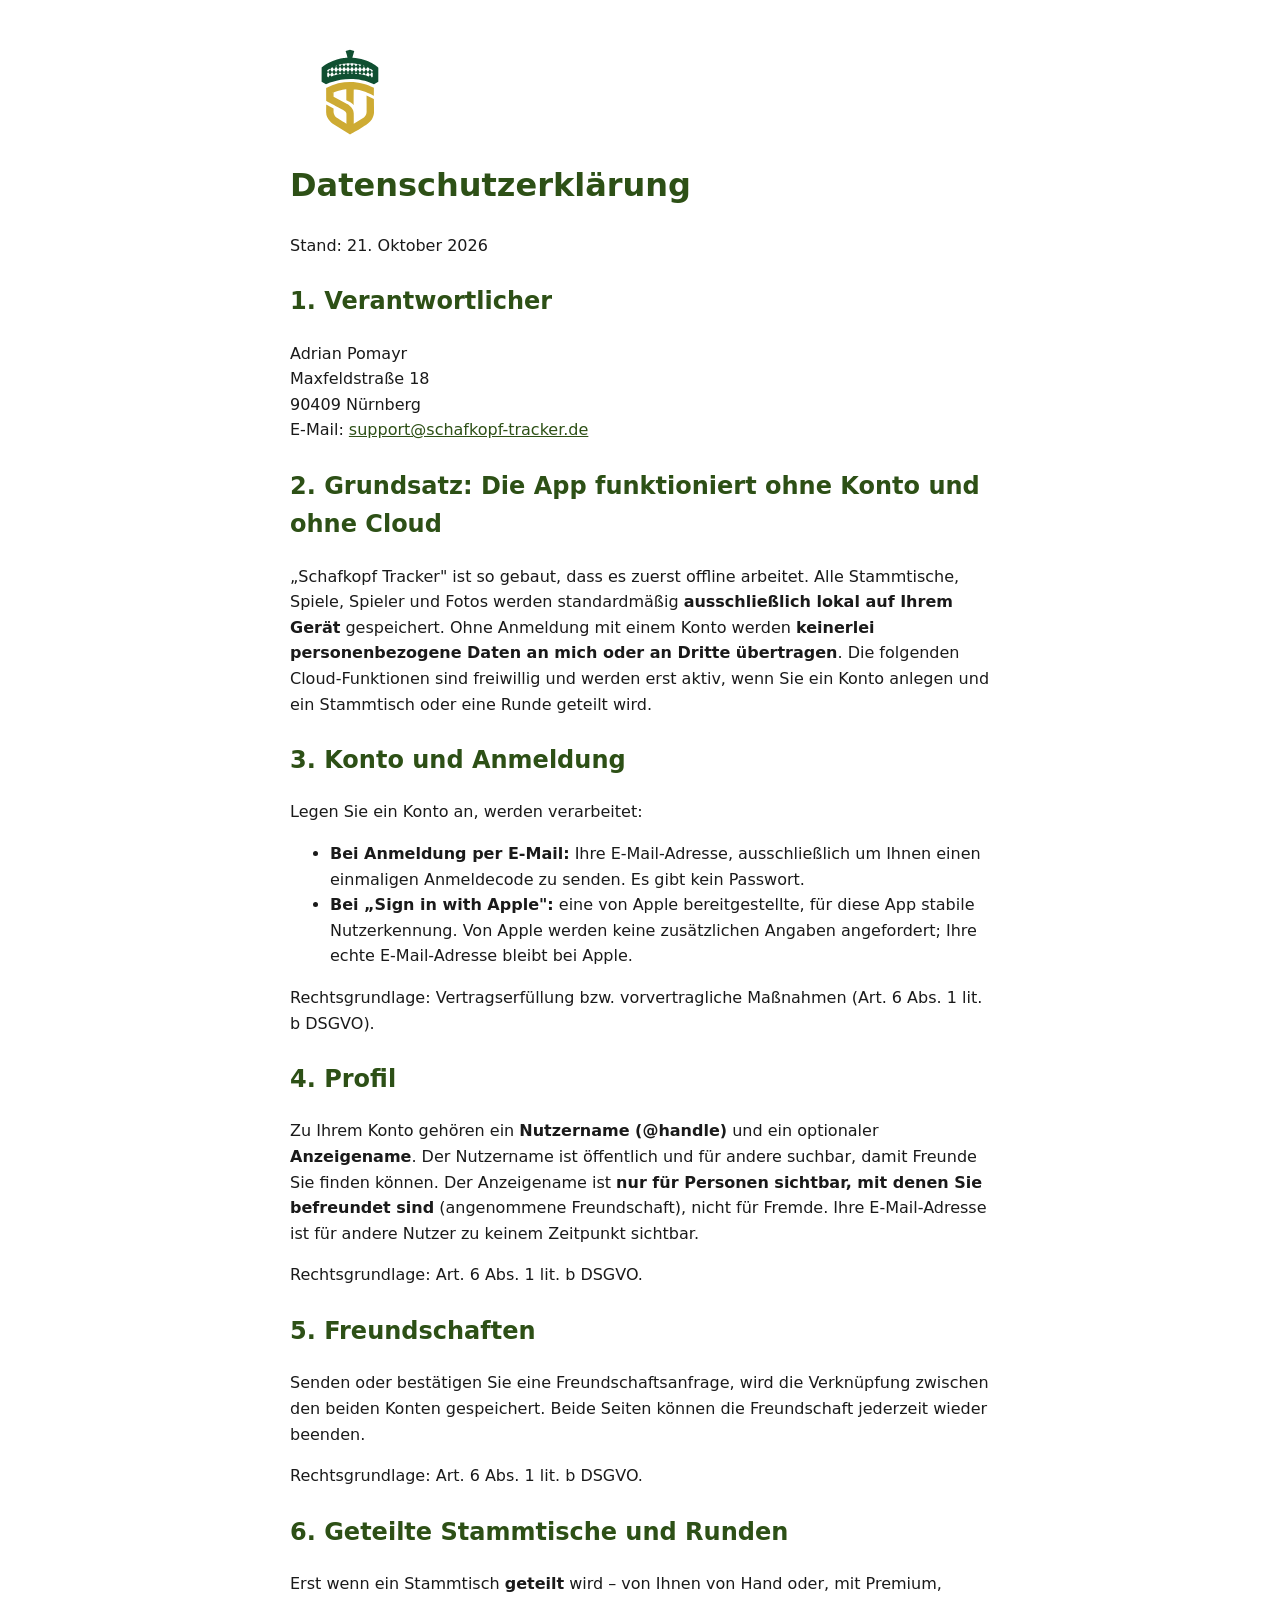
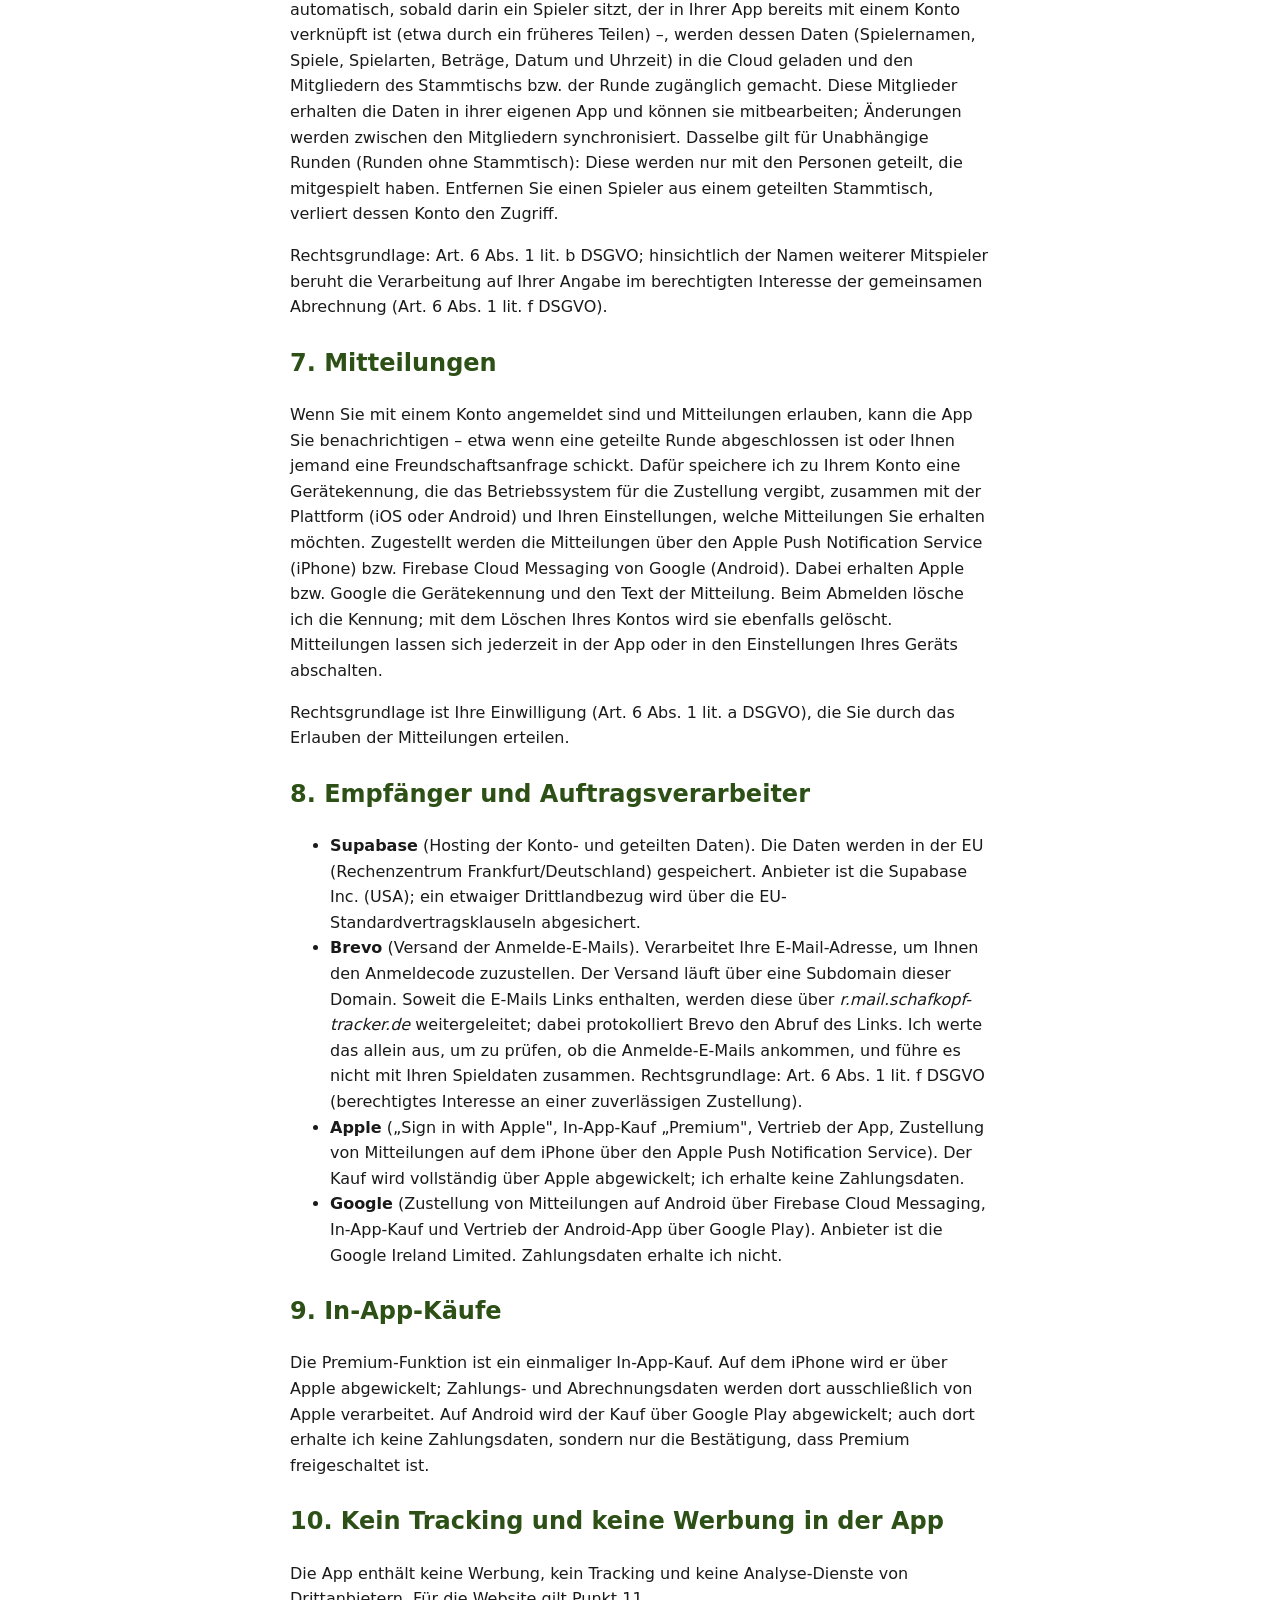
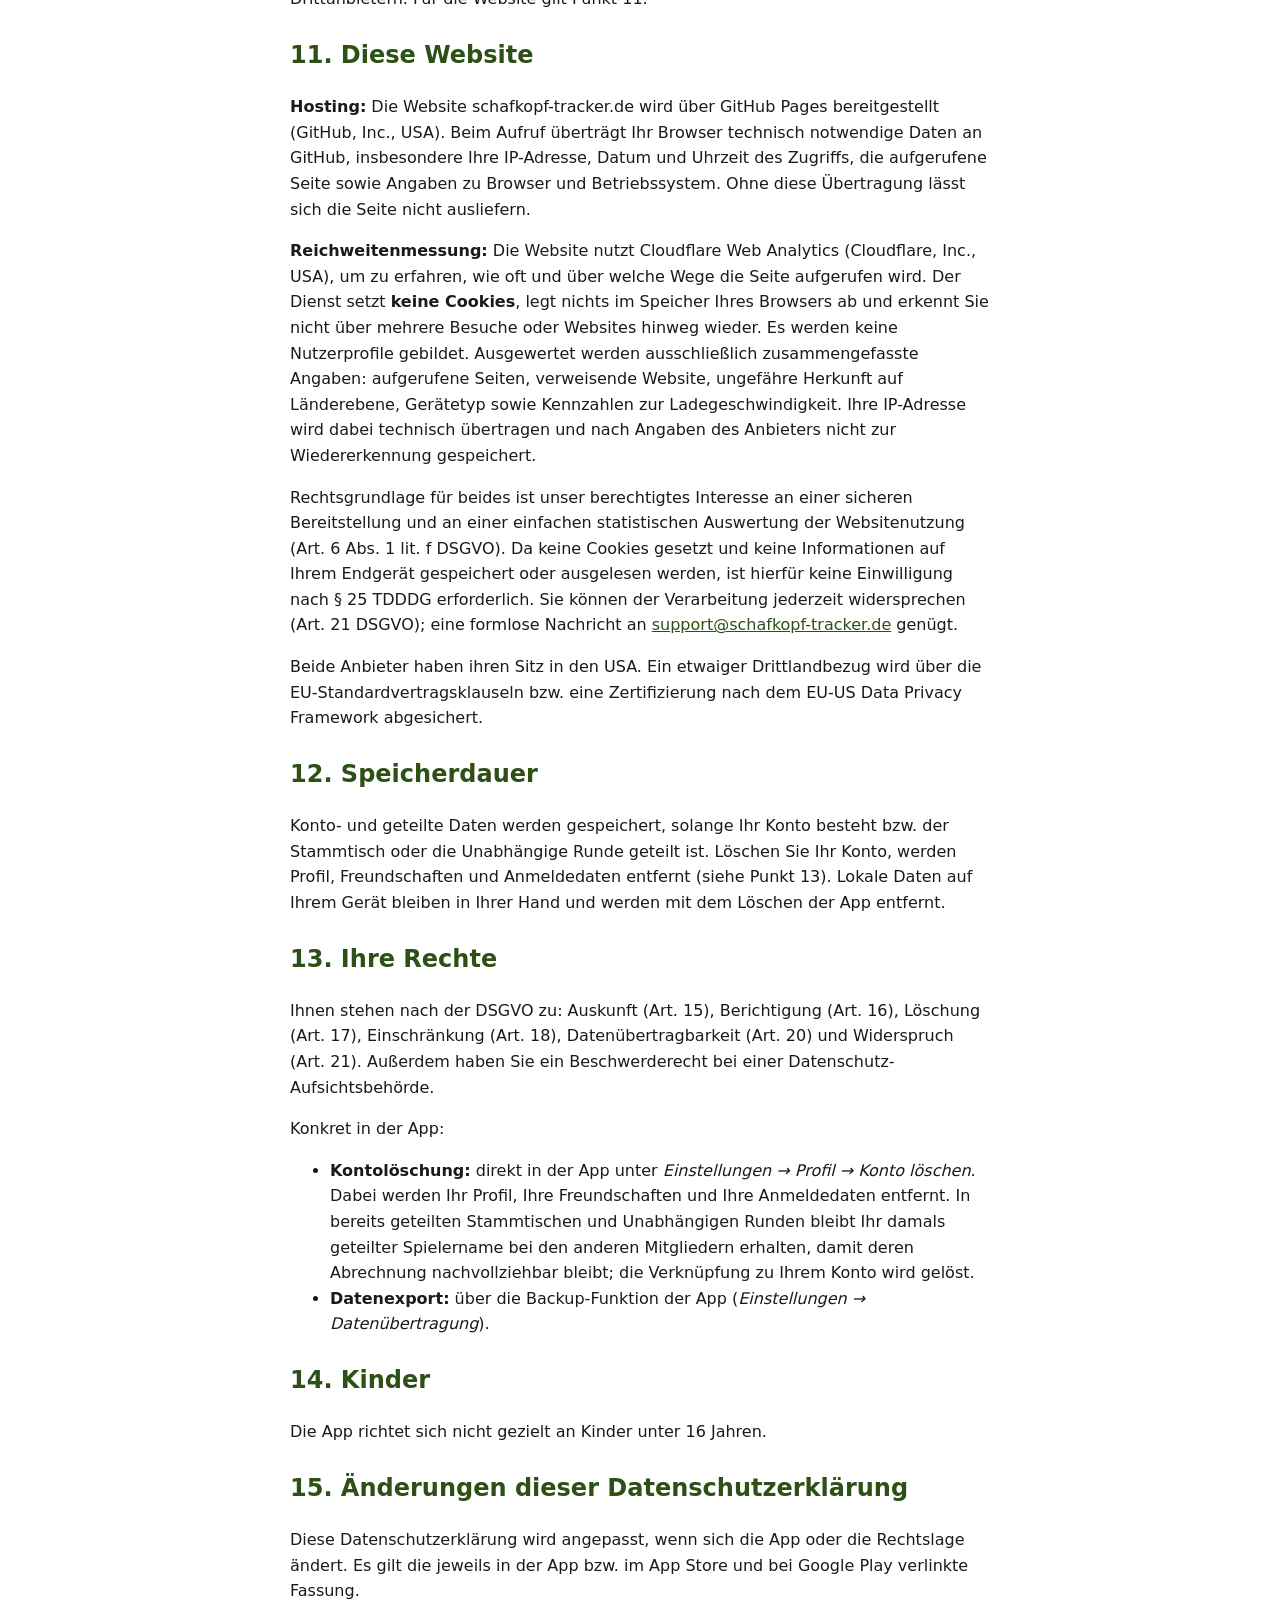
<file: datenschutz.html>
<!DOCTYPE html>
<html lang="de">
<head>
  <meta charset="UTF-8">
  <meta name="viewport" content="width=device-width, initial-scale=1.0">
  <title>Datenschutzerklärung – Schafkopf Tracker</title>
  <!-- Favicon: SVG für moderne Browser, PNG fürs iOS-Startbild -->
  <link rel="icon" href="/logo.svg" type="image/svg+xml">
  <link rel="apple-touch-icon" href="/apple-touch-icon.png">
  <style>
    body { font-family: -apple-system, system-ui, sans-serif; max-width: 700px;
           margin: 2rem auto; padding: 0 1rem; line-height: 1.6; color: #1a1a1a; }
    h1 { color: #2d5016; margin-top: 0.5rem; }
    h2 { color: #2d5016; margin-top: 1.5rem; }
    a { color: #2d5016; }
    .app-logo {
      max-width: 120px;
      height: auto;
      border-radius: 20%; /* Verleiht App-Icons den typischen abgerundeten Look */
      display: block;
    }
  </style>
</head>
<body>
  <!-- App-Logo -->
  <img src="/logo.svg" width="120" height="120"
       alt="Schafkopf Tracker Logo" class="app-logo">

  <h1>Datenschutzerklärung</h1>
  <p>Stand: 21. Oktober 2026</p>

  <h2>1. Verantwortlicher</h2>
  <p>
    Adrian Pomayr<br>
    Maxfeldstraße 18<br>
    90409 Nürnberg<br>
    E-Mail: <a href="mailto:support@schafkopf-tracker.de">support@schafkopf-tracker.de</a>
  </p>

  <h2>2. Grundsatz: Die App funktioniert ohne Konto und ohne Cloud</h2>
  <p>„Schafkopf Tracker" ist so gebaut, dass es zuerst offline arbeitet. Alle
  Stammtische, Spiele, Spieler und Fotos werden standardmäßig
  <strong>ausschließlich lokal auf Ihrem Gerät</strong> gespeichert. Ohne
  Anmeldung mit einem Konto werden <strong>keinerlei personenbezogene Daten an
  mich oder an Dritte übertragen</strong>. Die folgenden Cloud-Funktionen sind
  freiwillig und werden erst aktiv, wenn Sie ein Konto anlegen und ein
  Stammtisch oder eine Runde geteilt wird.</p>

  <h2>3. Konto und Anmeldung</h2>
  <p>Legen Sie ein Konto an, werden verarbeitet:</p>
  <ul>
    <li><strong>Bei Anmeldung per E-Mail:</strong> Ihre E-Mail-Adresse,
    ausschließlich um Ihnen einen einmaligen Anmeldecode zu senden. Es gibt
    kein Passwort.</li>
    <li><strong>Bei „Sign in with Apple":</strong> eine von Apple
    bereitgestellte, für diese App stabile Nutzerkennung. Von Apple werden
    keine zusätzlichen Angaben angefordert; Ihre echte E-Mail-Adresse bleibt
    bei Apple.</li>
  </ul>
  <p>Rechtsgrundlage: Vertragserfüllung bzw. vorvertragliche Maßnahmen
  (Art. 6 Abs. 1 lit. b DSGVO).</p>

  <h2>4. Profil</h2>
  <p>Zu Ihrem Konto gehören ein <strong>Nutzername (@handle)</strong> und ein
  optionaler <strong>Anzeigename</strong>. Der Nutzername ist öffentlich und
  für andere suchbar, damit Freunde Sie finden können. Der Anzeigename ist
  <strong>nur für Personen sichtbar, mit denen Sie befreundet sind</strong>
  (angenommene Freundschaft), nicht für Fremde. Ihre E-Mail-Adresse ist für
  andere Nutzer zu keinem Zeitpunkt sichtbar.</p>
  <p>Rechtsgrundlage: Art. 6 Abs. 1 lit. b DSGVO.</p>

  <h2>5. Freundschaften</h2>
  <p>Senden oder bestätigen Sie eine Freundschaftsanfrage, wird die Verknüpfung
  zwischen den beiden Konten gespeichert. Beide Seiten können die Freundschaft
  jederzeit wieder beenden.</p>
  <p>Rechtsgrundlage: Art. 6 Abs. 1 lit. b DSGVO.</p>

  <h2>6. Geteilte Stammtische und Runden</h2>
  <p>Erst wenn ein Stammtisch <strong>geteilt</strong> wird – von Ihnen von
  Hand oder, mit Premium, automatisch, sobald darin ein Spieler sitzt, der in
  Ihrer App bereits mit einem Konto verknüpft ist (etwa durch ein früheres
  Teilen) –, werden dessen Daten (Spielernamen, Spiele, Spielarten, Beträge,
  Datum und Uhrzeit) in die Cloud geladen und den Mitgliedern des Stammtischs
  bzw. der Runde zugänglich gemacht. Diese Mitglieder erhalten die Daten in ihrer
  eigenen App und können sie mitbearbeiten; Änderungen werden zwischen den
  Mitgliedern synchronisiert. Dasselbe gilt für Unabhängige Runden (Runden ohne
  Stammtisch): Diese werden nur mit den Personen geteilt, die mitgespielt
  haben. Entfernen Sie einen Spieler aus einem geteilten Stammtisch, verliert
  dessen Konto den Zugriff.</p>
  <p>Rechtsgrundlage: Art. 6 Abs. 1 lit. b DSGVO; hinsichtlich der Namen
  weiterer Mitspieler beruht die Verarbeitung auf Ihrer Angabe im berechtigten
  Interesse der gemeinsamen Abrechnung (Art. 6 Abs. 1 lit. f DSGVO).</p>

  <h2>7. Mitteilungen</h2>
  <p>Wenn Sie mit einem Konto angemeldet sind und Mitteilungen erlauben, kann
  die App Sie benachrichtigen – etwa wenn eine geteilte Runde abgeschlossen ist
  oder Ihnen jemand eine Freundschaftsanfrage schickt. Dafür speichere ich zu
  Ihrem Konto eine Gerätekennung, die das Betriebssystem für die Zustellung
  vergibt, zusammen mit der Plattform (iOS oder Android) und Ihren
  Einstellungen, welche Mitteilungen Sie erhalten möchten. Zugestellt werden die
  Mitteilungen über den Apple Push Notification Service (iPhone) bzw. Firebase
  Cloud Messaging von Google (Android). Dabei erhalten Apple bzw. Google die
  Gerätekennung und den Text der Mitteilung. Beim Abmelden lösche ich die
  Kennung; mit dem Löschen Ihres Kontos wird sie ebenfalls gelöscht.
  Mitteilungen lassen sich jederzeit in der App oder in den Einstellungen Ihres
  Geräts abschalten.</p>
  <p>Rechtsgrundlage ist Ihre Einwilligung (Art. 6 Abs. 1 lit. a DSGVO), die
  Sie durch das Erlauben der Mitteilungen erteilen.</p>

  <h2>8. Empfänger und Auftragsverarbeiter</h2>
  <ul>
    <li><strong>Supabase</strong> (Hosting der Konto- und geteilten Daten). Die
    Daten werden in der EU (Rechenzentrum Frankfurt/Deutschland) gespeichert.
    Anbieter ist die Supabase Inc. (USA); ein etwaiger Drittlandbezug wird über
    die EU-Standardvertragsklauseln abgesichert.</li>
    <li><strong>Brevo</strong> (Versand der Anmelde-E-Mails). Verarbeitet Ihre
    E-Mail-Adresse, um Ihnen den Anmeldecode zuzustellen. Der Versand läuft über
    eine Subdomain dieser Domain. Soweit die E-Mails Links enthalten, werden
    diese über <em>r.mail.schafkopf-tracker.de</em> weitergeleitet; dabei
    protokolliert Brevo den Abruf des Links. Ich werte das allein aus, um zu
    prüfen, ob die Anmelde-E-Mails ankommen, und führe es nicht mit Ihren
    Spieldaten zusammen. Rechtsgrundlage: Art. 6 Abs. 1 lit. f DSGVO
    (berechtigtes Interesse an einer zuverlässigen Zustellung).</li>
    <li><strong>Apple</strong> („Sign in with Apple", In-App-Kauf „Premium",
    Vertrieb der App, Zustellung von Mitteilungen auf dem iPhone über den Apple
    Push Notification Service). Der Kauf wird vollständig über Apple
    abgewickelt; ich erhalte keine Zahlungsdaten.</li>
    <li><strong>Google</strong> (Zustellung von Mitteilungen auf Android über
    Firebase Cloud Messaging, In-App-Kauf und Vertrieb der Android-App über
    Google Play). Anbieter ist die Google Ireland Limited. Zahlungsdaten erhalte
    ich nicht.</li>
  </ul>

  <h2>9. In-App-Käufe</h2>
  <p>Die Premium-Funktion ist ein einmaliger In-App-Kauf. Auf dem iPhone wird
  er über Apple abgewickelt; Zahlungs- und Abrechnungsdaten werden dort
  ausschließlich von Apple verarbeitet. Auf Android wird der Kauf über Google
  Play abgewickelt; auch dort erhalte ich keine Zahlungsdaten, sondern nur die
  Bestätigung, dass Premium freigeschaltet ist.</p>

  <h2>10. Kein Tracking und keine Werbung in der App</h2>
  <p>Die App enthält keine Werbung, kein Tracking und keine Analyse-Dienste von
  Drittanbietern. Für die Website gilt Punkt 11.</p>

  <h2>11. Diese Website</h2>
  <p><strong>Hosting:</strong> Die Website schafkopf-tracker.de wird über
  GitHub Pages bereitgestellt (GitHub, Inc., USA). Beim Aufruf überträgt Ihr
  Browser technisch notwendige Daten an GitHub, insbesondere Ihre IP-Adresse,
  Datum und Uhrzeit des Zugriffs, die aufgerufene Seite sowie Angaben zu
  Browser und Betriebssystem. Ohne diese Übertragung lässt sich die Seite nicht
  ausliefern.</p>
  <p><strong>Reichweitenmessung:</strong> Die Website nutzt Cloudflare Web
  Analytics (Cloudflare, Inc., USA), um zu erfahren, wie oft und über welche
  Wege die Seite aufgerufen wird. Der Dienst setzt
  <strong>keine Cookies</strong>, legt nichts im Speicher Ihres Browsers ab und
  erkennt Sie nicht über mehrere Besuche oder Websites hinweg wieder. Es werden
  keine Nutzerprofile gebildet. Ausgewertet werden ausschließlich
  zusammengefasste Angaben: aufgerufene Seiten, verweisende Website, ungefähre Herkunft
  auf Länderebene, Gerätetyp sowie Kennzahlen zur Ladegeschwindigkeit. Ihre
  IP-Adresse wird dabei technisch übertragen und nach Angaben des Anbieters
  nicht zur Wiedererkennung gespeichert.</p>
  <p>Rechtsgrundlage für beides ist unser berechtigtes Interesse an einer
  sicheren Bereitstellung und an einer einfachen statistischen Auswertung der
  Websitenutzung (Art. 6 Abs. 1 lit. f DSGVO). Da keine Cookies gesetzt und
  keine Informationen auf Ihrem Endgerät gespeichert oder ausgelesen werden,
  ist hierfür keine Einwilligung nach § 25 TDDDG erforderlich. Sie können der
  Verarbeitung jederzeit widersprechen (Art. 21 DSGVO); eine formlose Nachricht
  an <a href="mailto:support@schafkopf-tracker.de">support@schafkopf-tracker.de</a>
  genügt.</p>
  <p>Beide Anbieter haben ihren Sitz in den USA. Ein etwaiger Drittlandbezug
  wird über die EU-Standardvertragsklauseln bzw. eine Zertifizierung nach dem
  EU-US Data Privacy Framework abgesichert.</p>

  <h2>12. Speicherdauer</h2>
  <p>Konto- und geteilte Daten werden gespeichert, solange Ihr Konto besteht
  bzw. der Stammtisch oder die Unabhängige Runde geteilt ist. Löschen Sie Ihr Konto, werden Profil,
  Freundschaften und Anmeldedaten entfernt (siehe Punkt 13). Lokale Daten auf
  Ihrem Gerät bleiben in Ihrer Hand und werden mit dem Löschen der App
  entfernt.</p>

  <h2>13. Ihre Rechte</h2>
  <p>Ihnen stehen nach der DSGVO zu: Auskunft (Art. 15), Berichtigung
  (Art. 16), Löschung (Art. 17), Einschränkung (Art. 18),
  Datenübertragbarkeit (Art. 20) und Widerspruch (Art. 21). Außerdem haben Sie
  ein Beschwerderecht bei einer Datenschutz-Aufsichtsbehörde.</p>
  <p>Konkret in der App:</p>
  <ul>
    <li><strong>Kontolöschung:</strong> direkt in der App unter
    <em>Einstellungen → Profil → Konto löschen</em>. Dabei werden Ihr Profil,
    Ihre Freundschaften und Ihre Anmeldedaten entfernt. In bereits geteilten
    Stammtischen und Unabhängigen Runden bleibt Ihr damals geteilter Spielername bei den anderen
    Mitgliedern erhalten, damit deren Abrechnung nachvollziehbar bleibt; die
    Verknüpfung zu Ihrem Konto wird gelöst.</li>
    <li><strong>Datenexport:</strong> über die Backup-Funktion der App
    (<em>Einstellungen → Datenübertragung</em>).</li>
  </ul>

  <h2>14. Kinder</h2>
  <p>Die App richtet sich nicht gezielt an Kinder unter 16 Jahren.</p>

  <h2>15. Änderungen dieser Datenschutzerklärung</h2>
  <p>Diese Datenschutzerklärung wird angepasst, wenn sich die App oder die
  Rechtslage ändert. Es gilt die jeweils in der App bzw. im App Store und bei
  Google Play verlinkte Fassung.</p>

  <!-- Cloudflare Web Analytics: cookielos, ohne geräteübergreifende
       Wiedererkennung. Siehe Abschnitt 11 der Datenschutzerklärung. -->
  <script type="module" src="https://static.cloudflareinsights.com/beacon.min.js"
          data-cf-beacon='{"token": "c0a55f76c955453a90bda4c307eb4c90"}'></script>
</body>
</html>
</file>
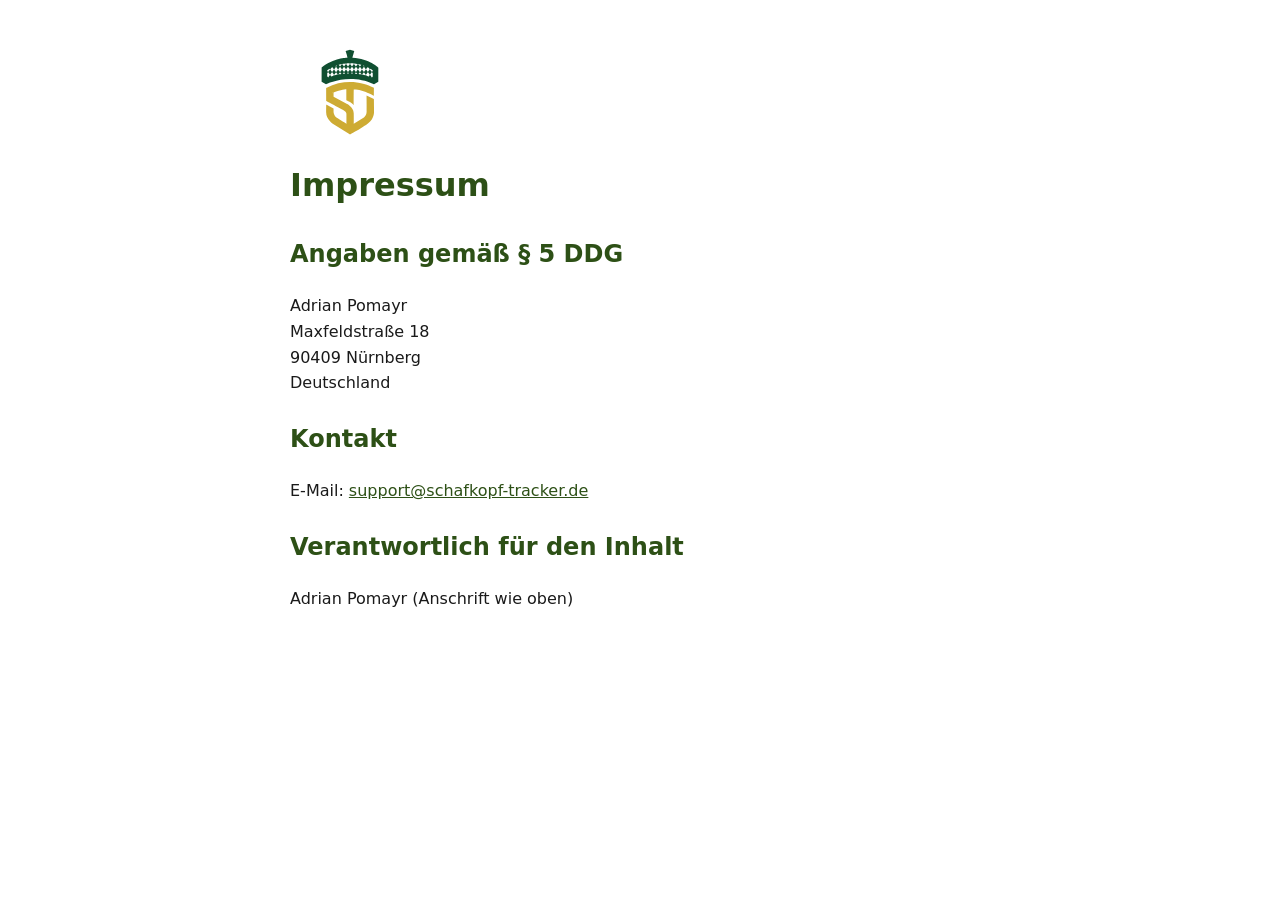
<file: impressum.html>
<!DOCTYPE html>
<html lang="de">
<head>
  <meta charset="UTF-8">
  <meta name="viewport" content="width=device-width, initial-scale=1.0">
  <title>Impressum – Schafkopf Tracker</title>
  <!-- Favicon: SVG für moderne Browser, PNG fürs iOS-Startbild -->
  <link rel="icon" href="/logo.svg" type="image/svg+xml">
  <link rel="apple-touch-icon" href="/apple-touch-icon.png">
  <style>
    body { font-family: -apple-system, system-ui, sans-serif; max-width: 700px;
           margin: 2rem auto; padding: 0 1rem; line-height: 1.6; color: #1a1a1a; }
    h1 { color: #2d5016; margin-top: 0.5rem; }
    h2 { color: #2d5016; margin-top: 1.5rem; }
    a { color: #2d5016; }
    .app-logo {
      max-width: 120px;
      height: auto;
      border-radius: 20%; /* Verleiht App-Icons den typischen abgerundeten Look */
      display: block;
    }
  </style>
</head>
<body>
  <!-- App-Logo -->
  <img src="/logo.svg" width="120" height="120"
       alt="Schafkopf Tracker Logo" class="app-logo">

  <h1>Impressum</h1>

  <h2>Angaben gemäß § 5 DDG</h2>
  <p>
    Adrian Pomayr<br>
    Maxfeldstraße 18<br>
    90409 Nürnberg<br>
    Deutschland
  </p>

  <h2>Kontakt</h2>
  <p>
    E-Mail: <a href="mailto:support@schafkopf-tracker.de">support@schafkopf-tracker.de</a>
  </p>

  <h2>Verantwortlich für den Inhalt</h2>
  <p>Adrian Pomayr (Anschrift wie oben)</p>

  <!-- Cloudflare Web Analytics: cookielos, ohne geräteübergreifende
       Wiedererkennung. Siehe Abschnitt 10 der Datenschutzerklärung. -->
  <script type="module" src="https://static.cloudflareinsights.com/beacon.min.js"
          data-cf-beacon='{"token": "c0a55f76c955453a90bda4c307eb4c90"}'></script>
</body>
</html>
</file>
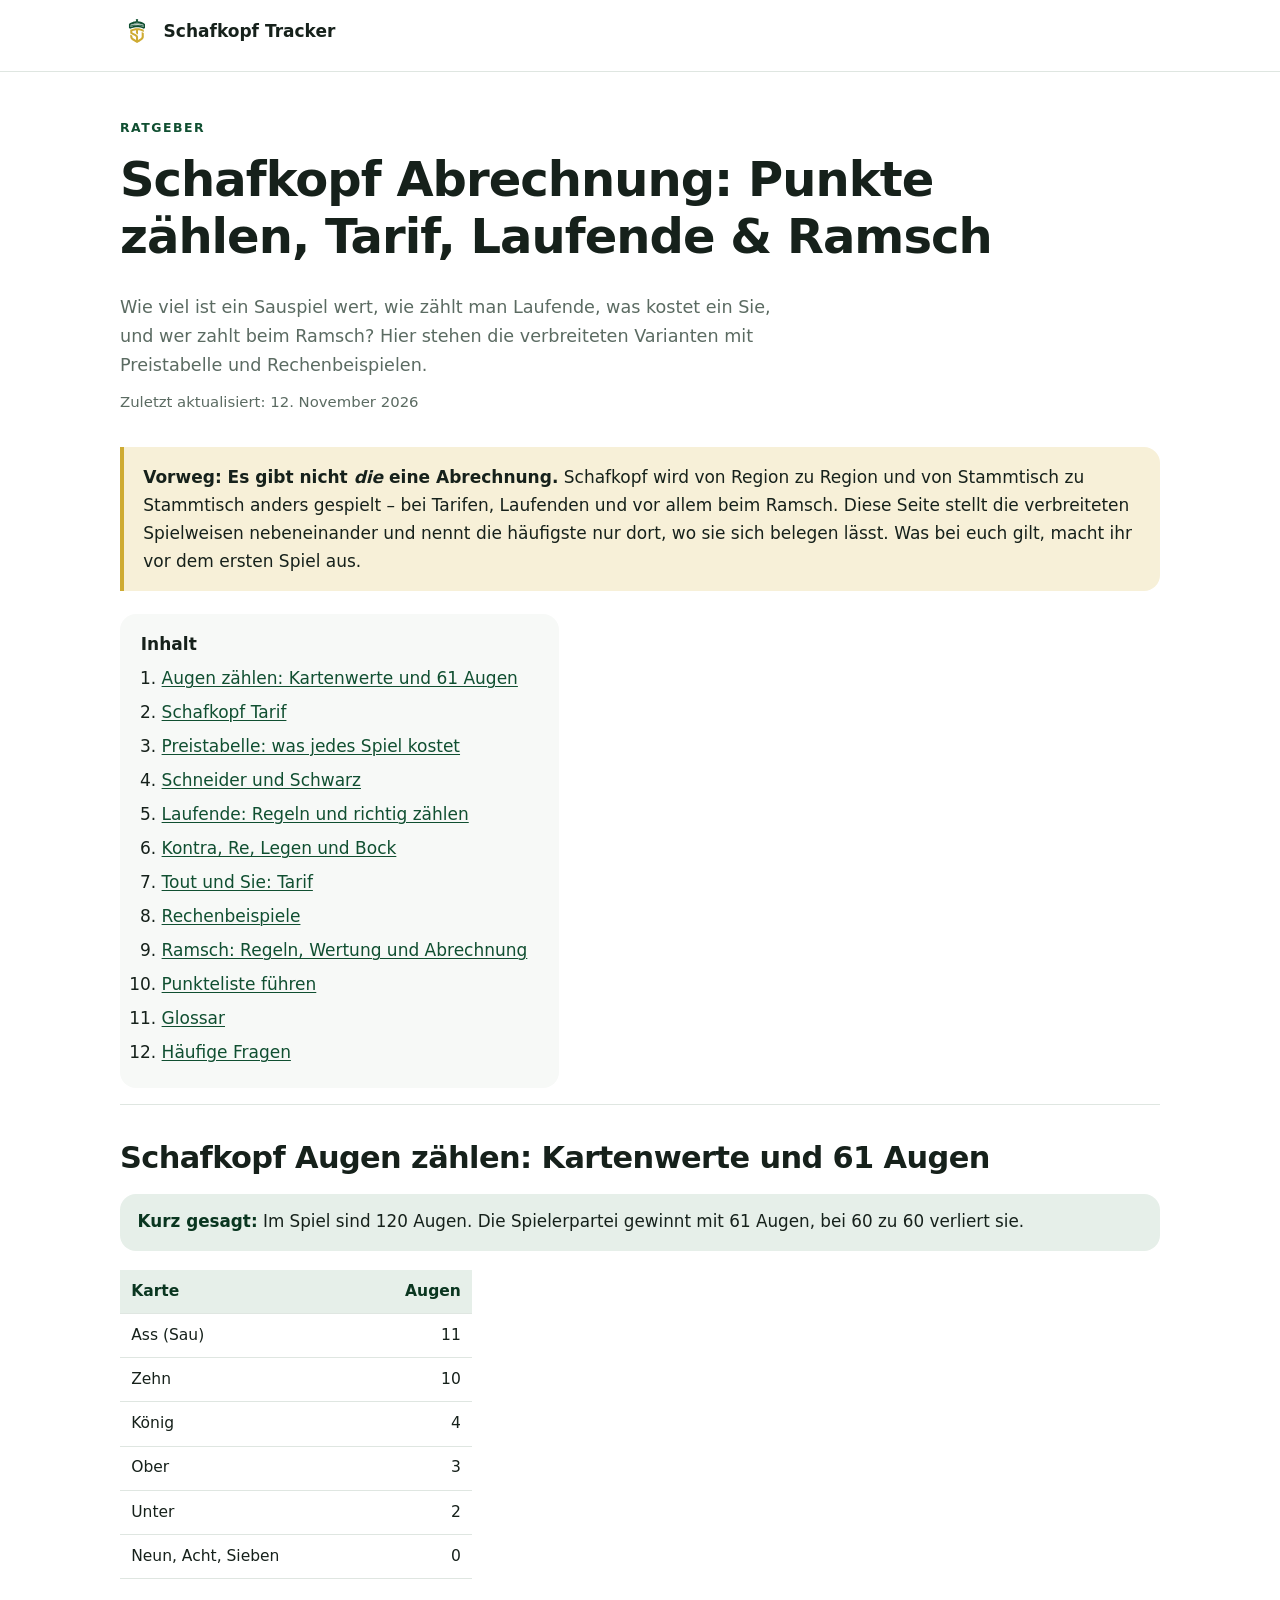
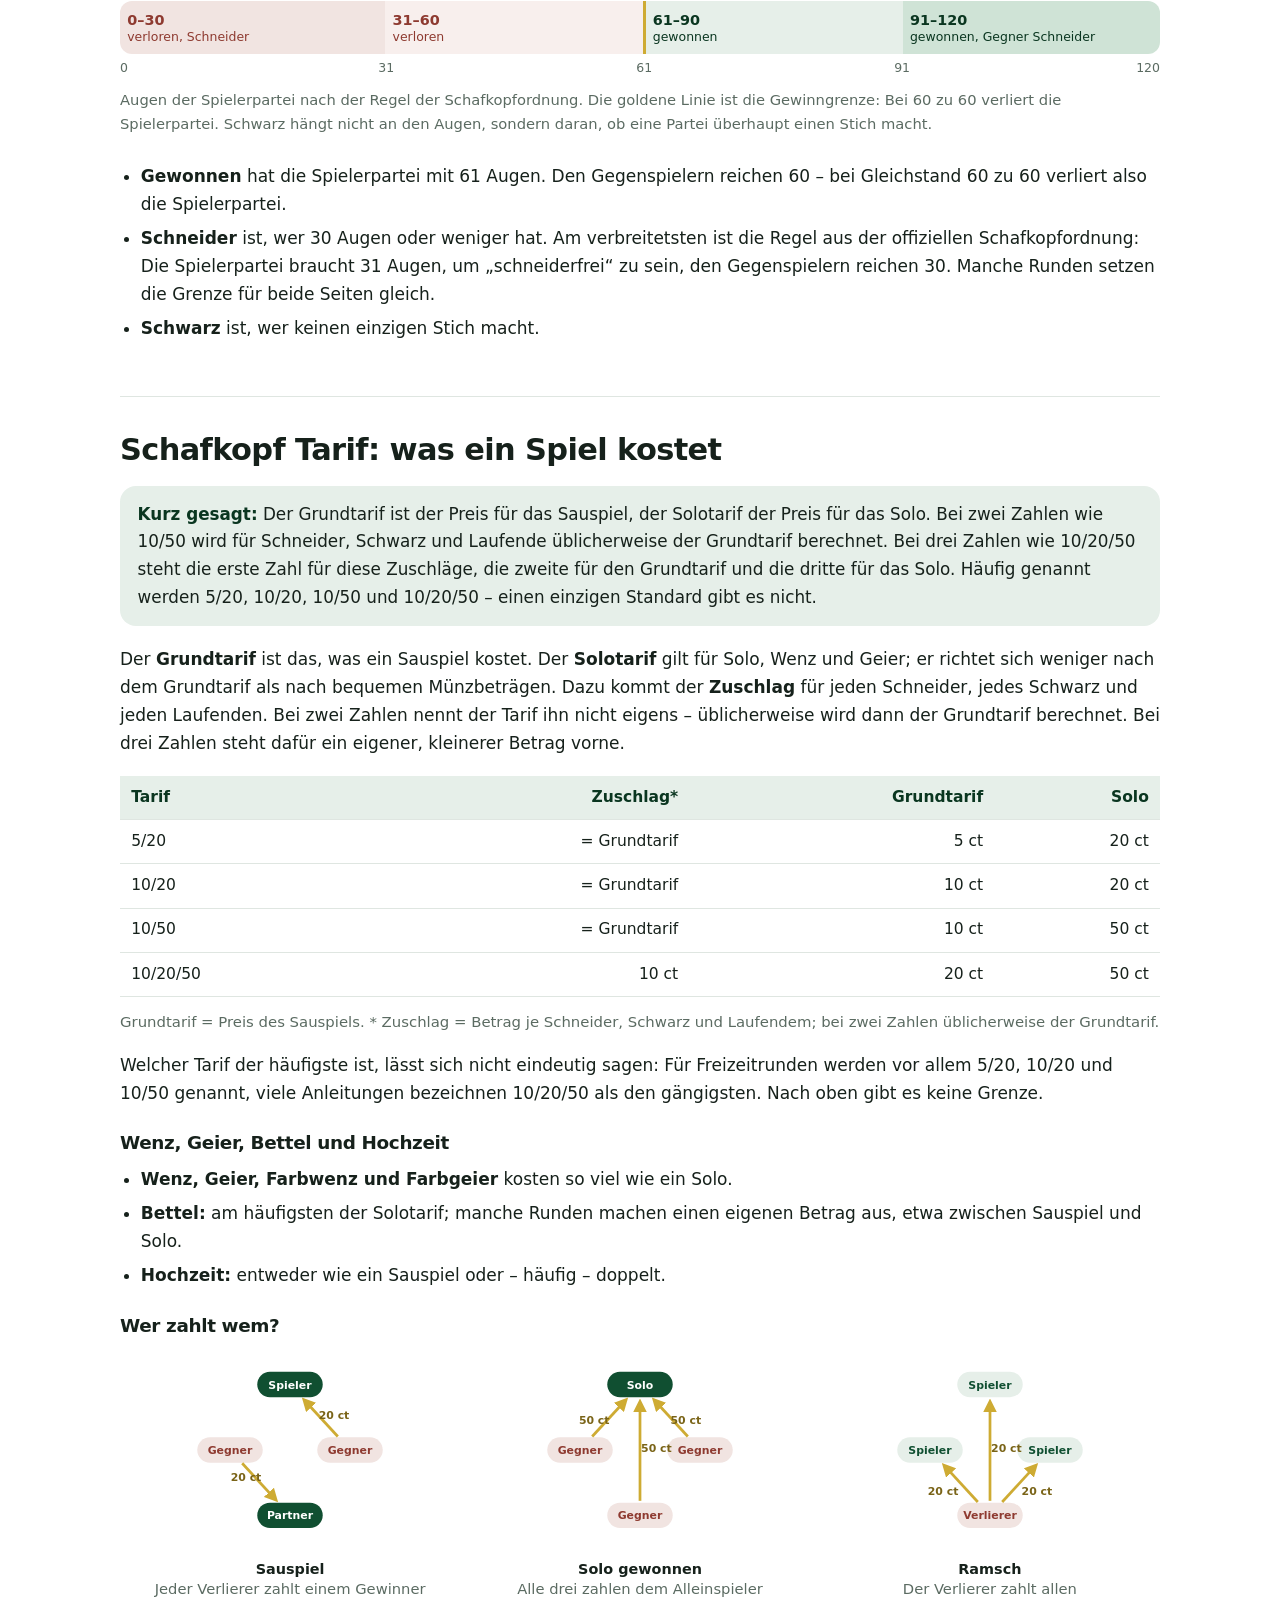
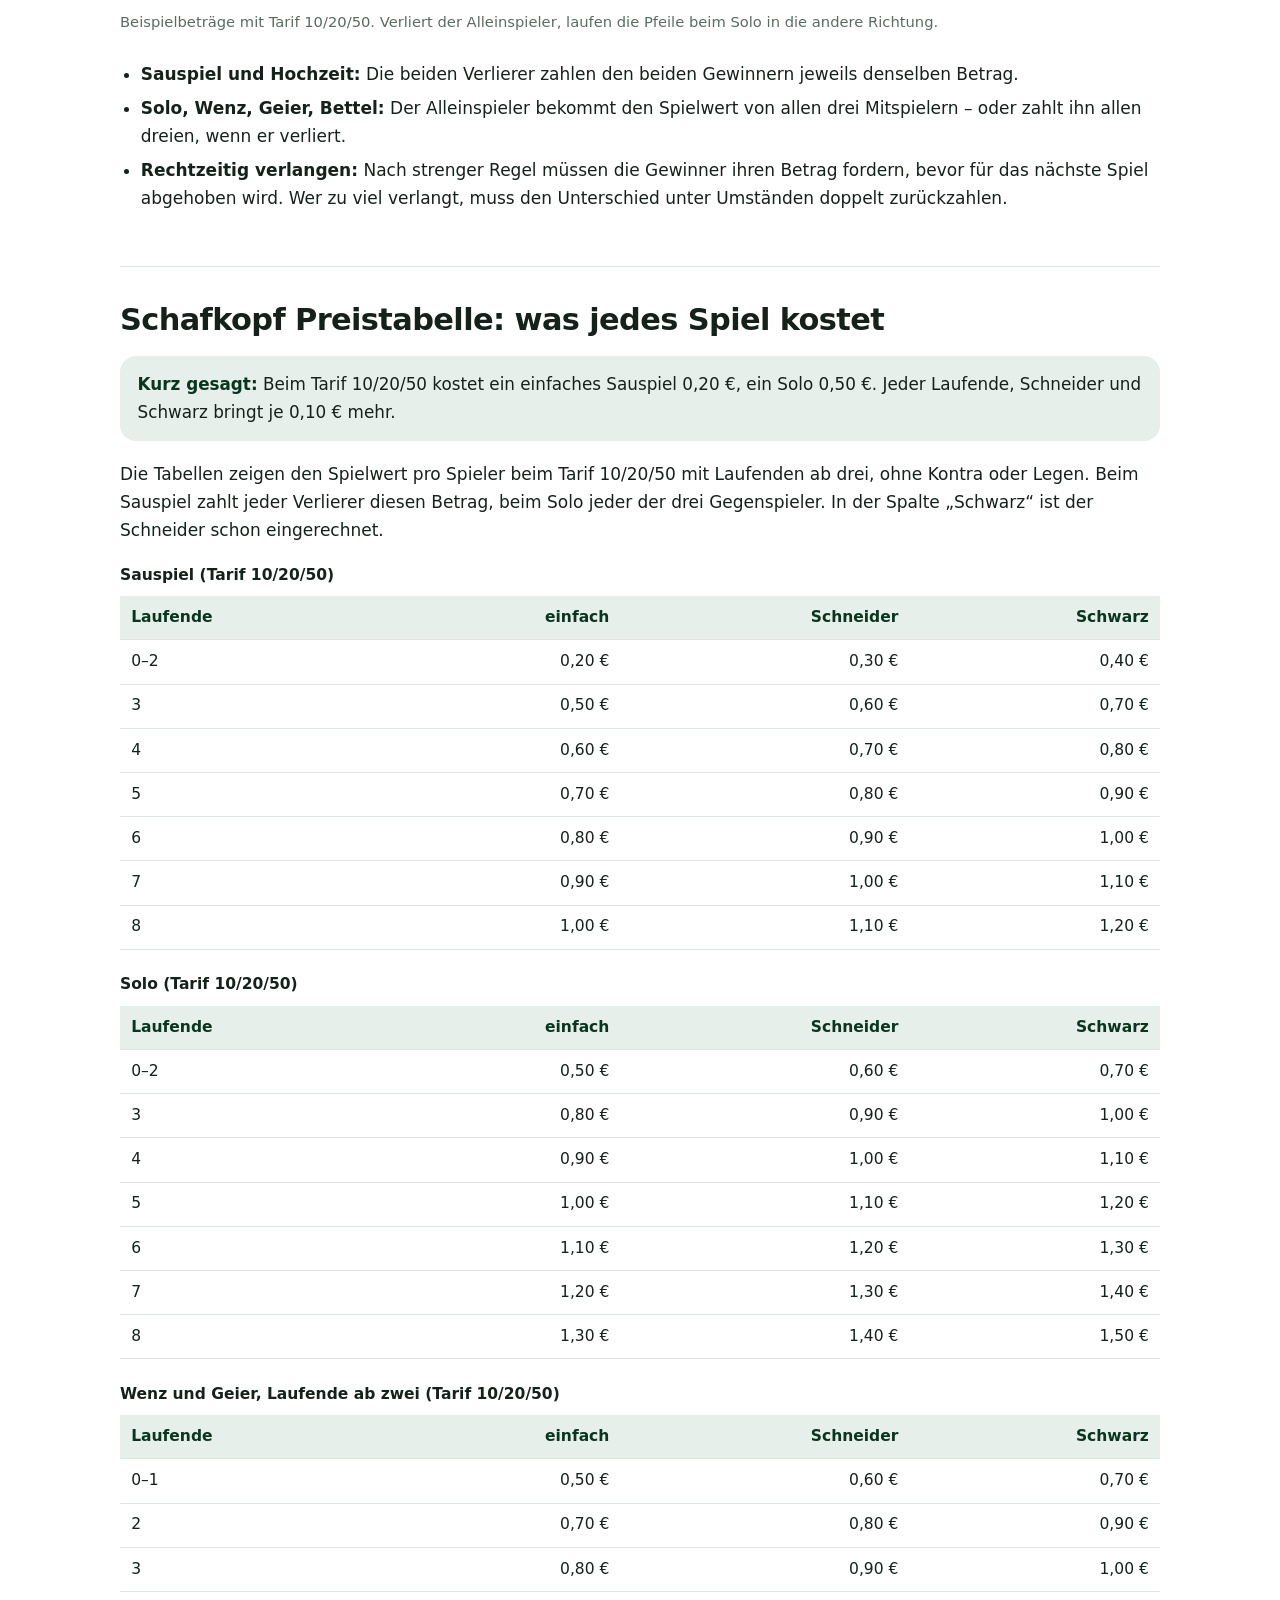
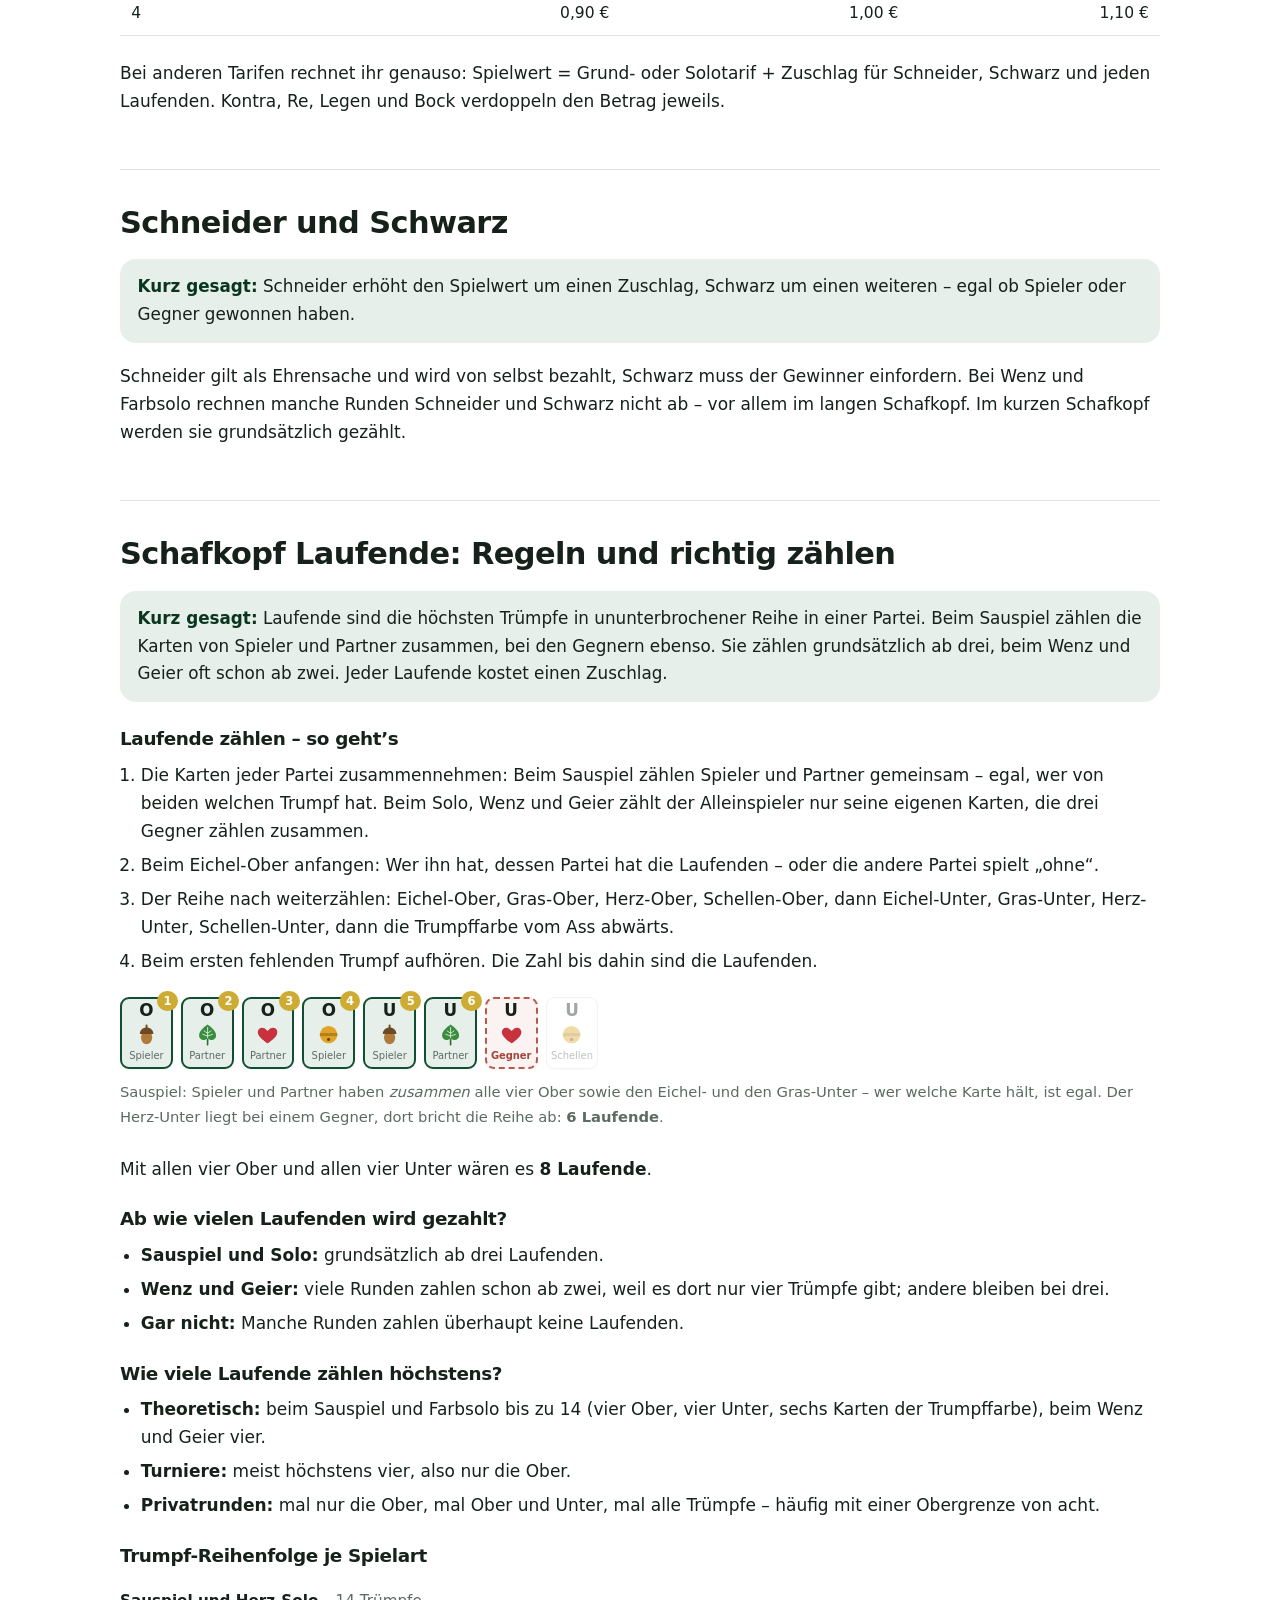
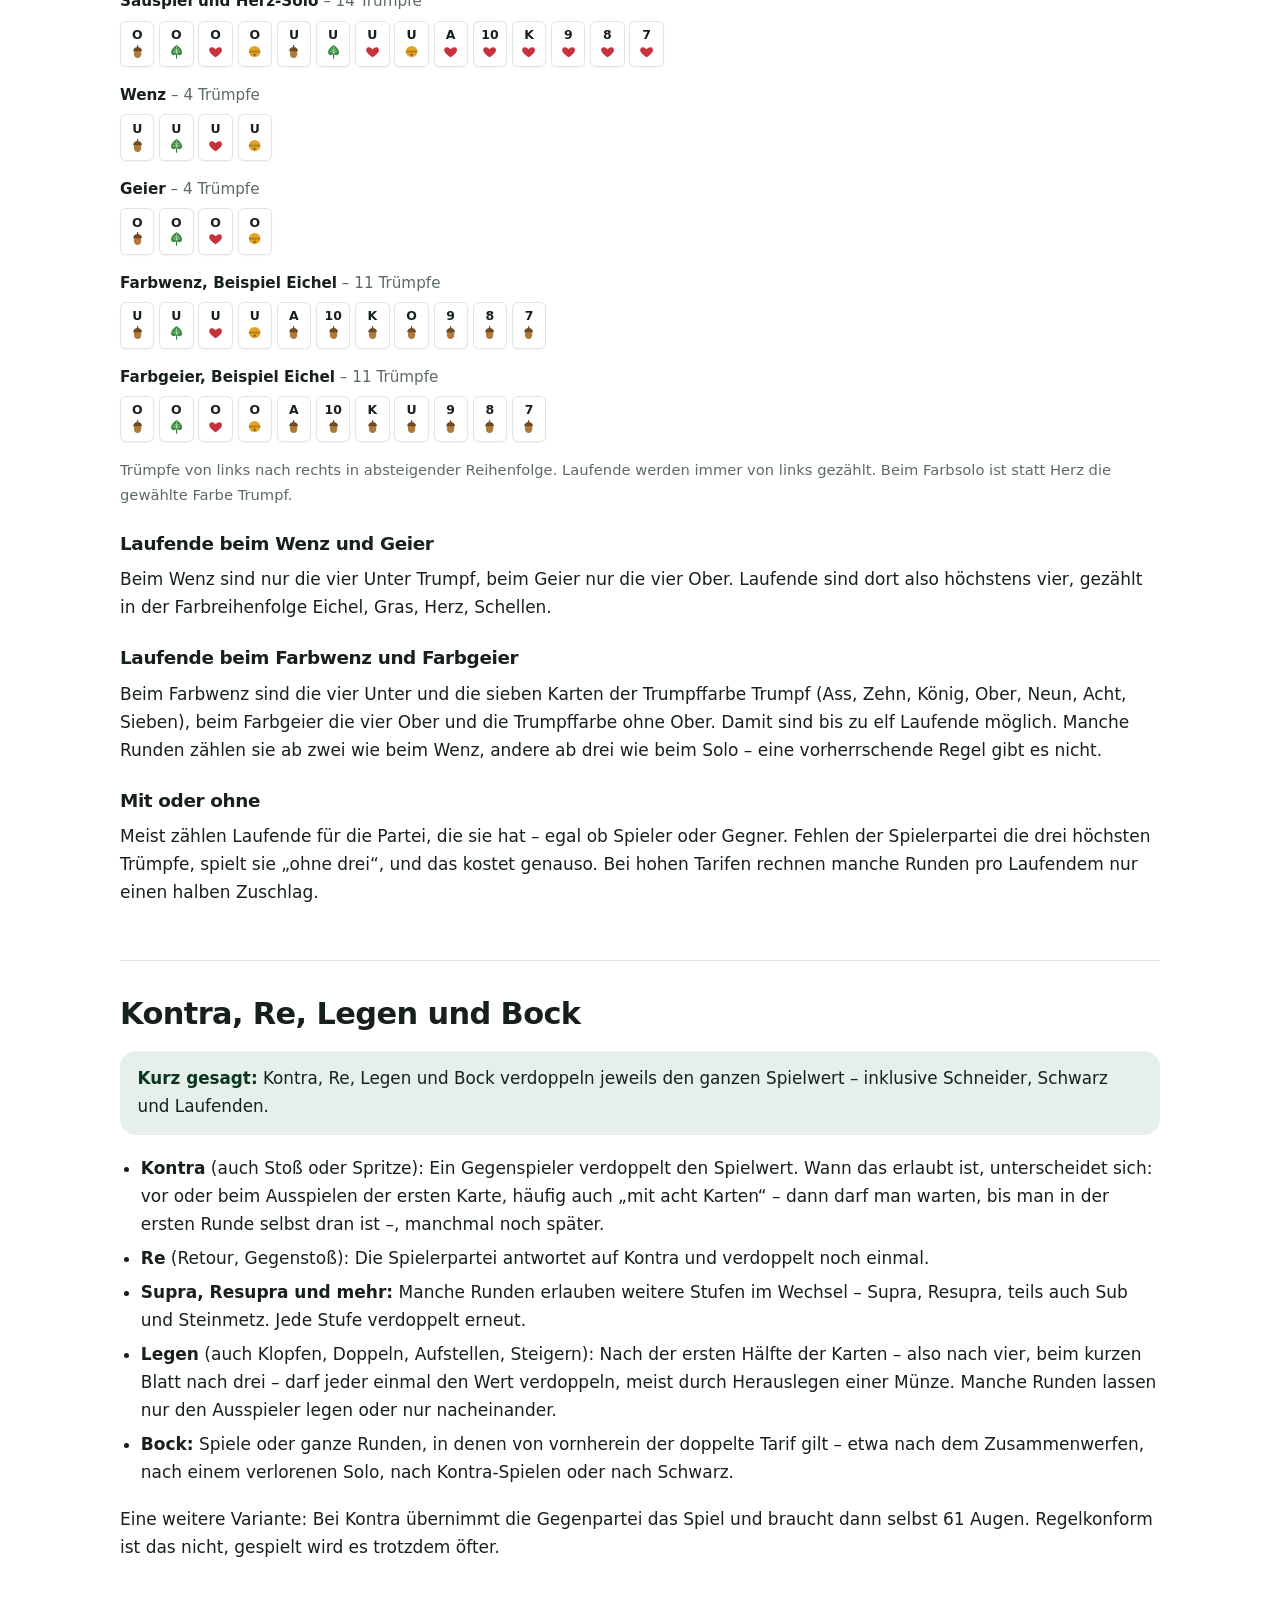
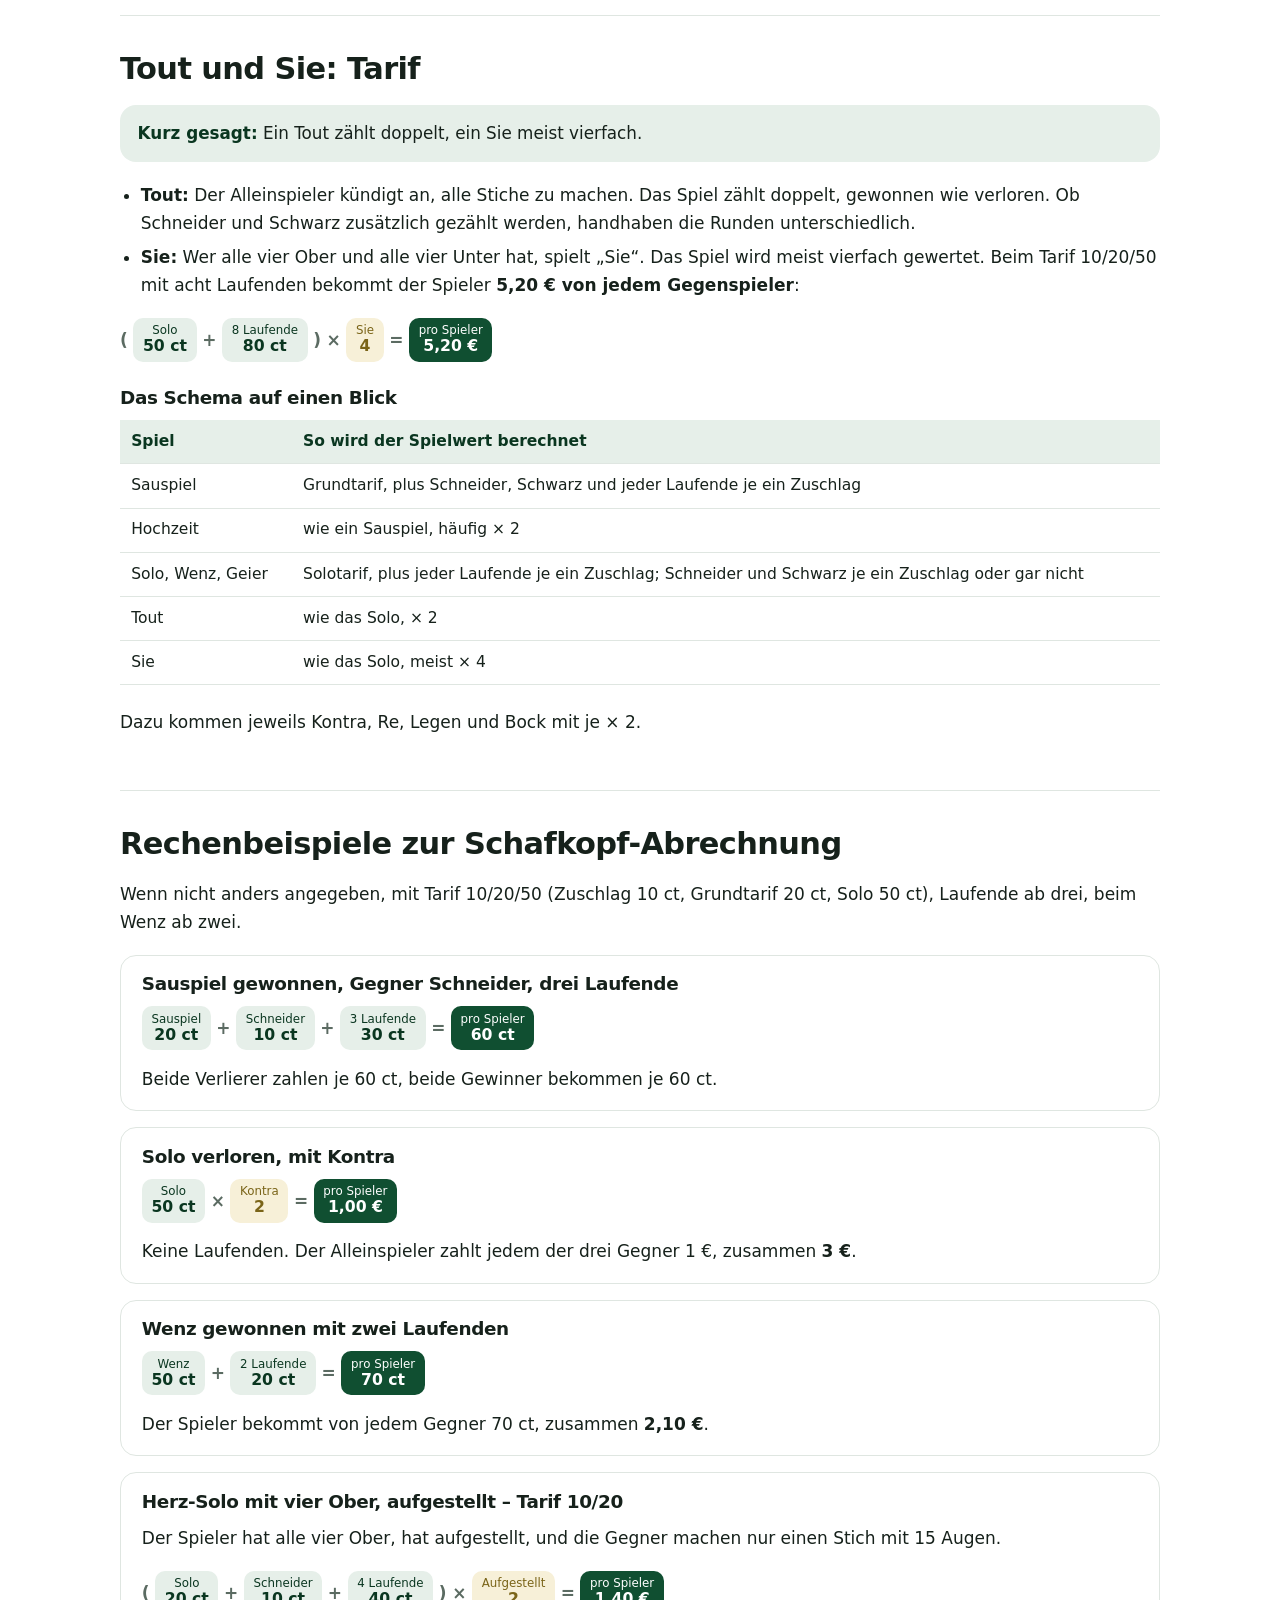
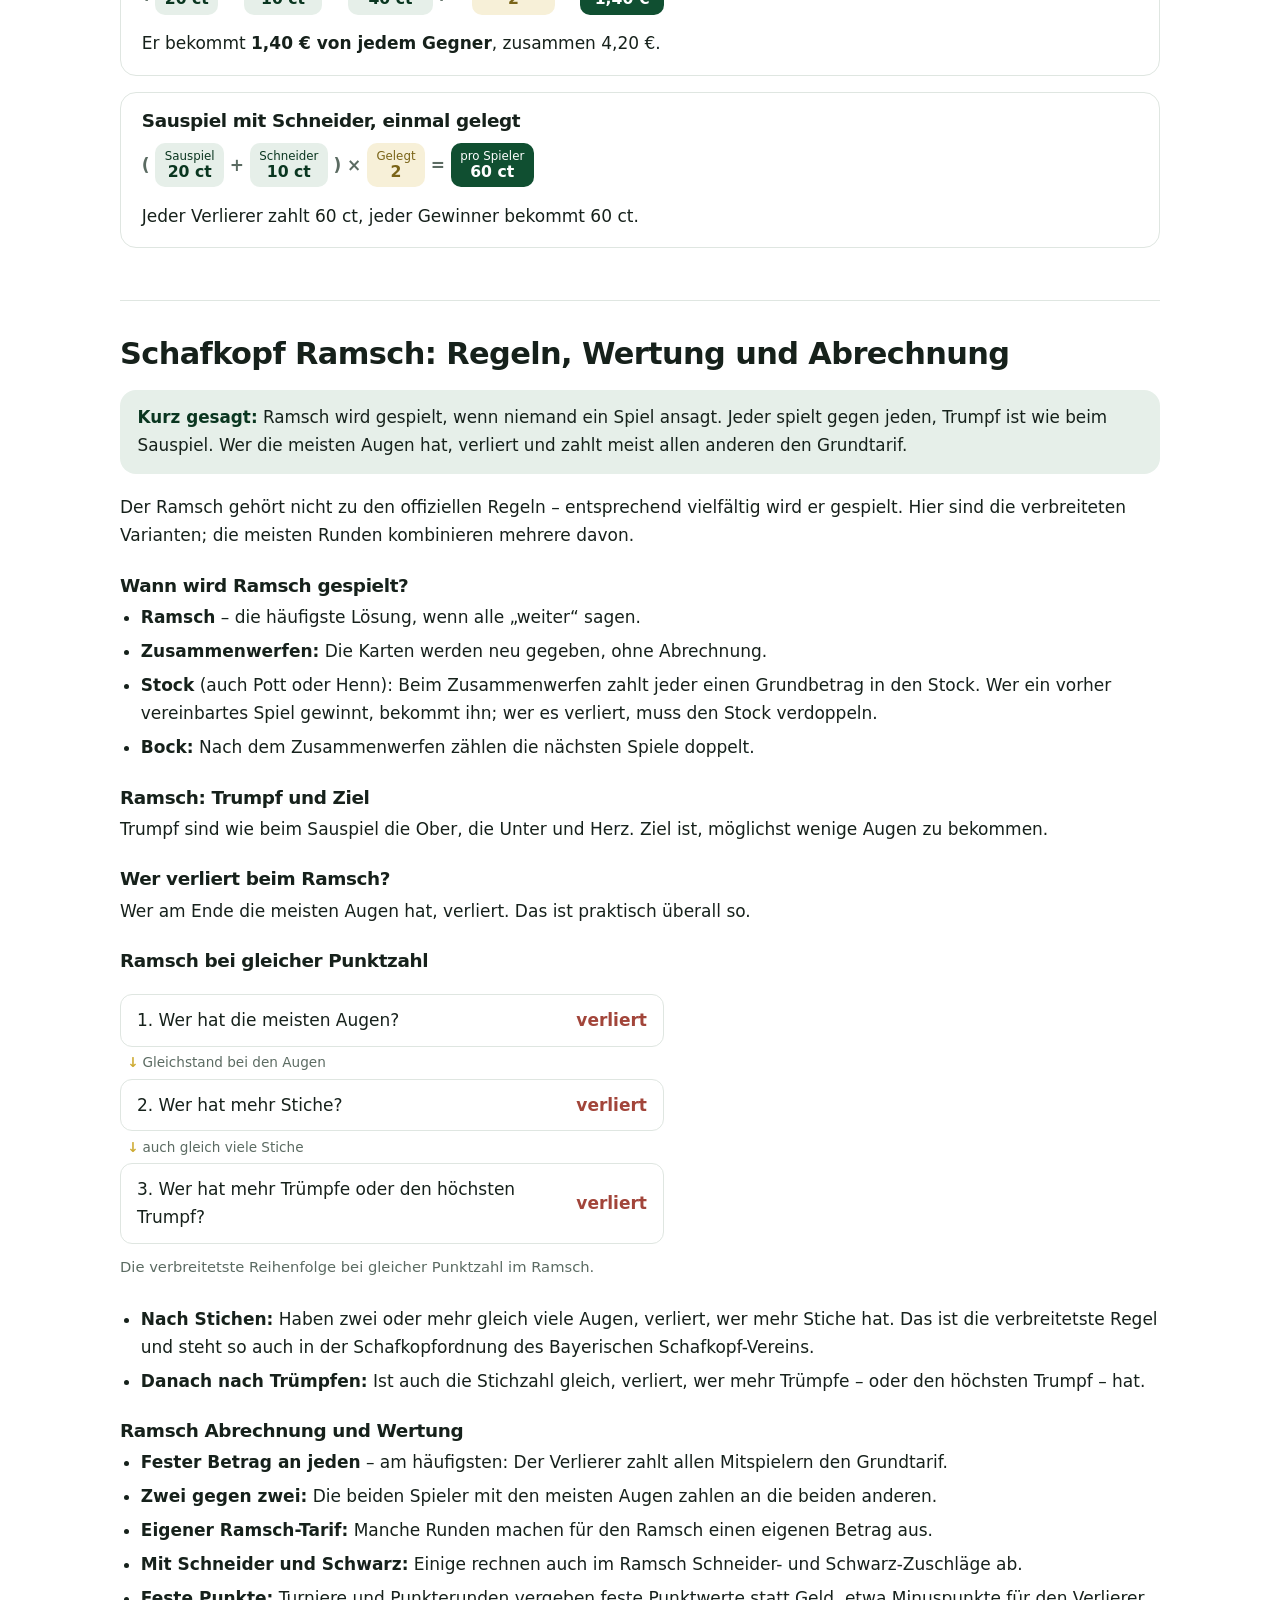
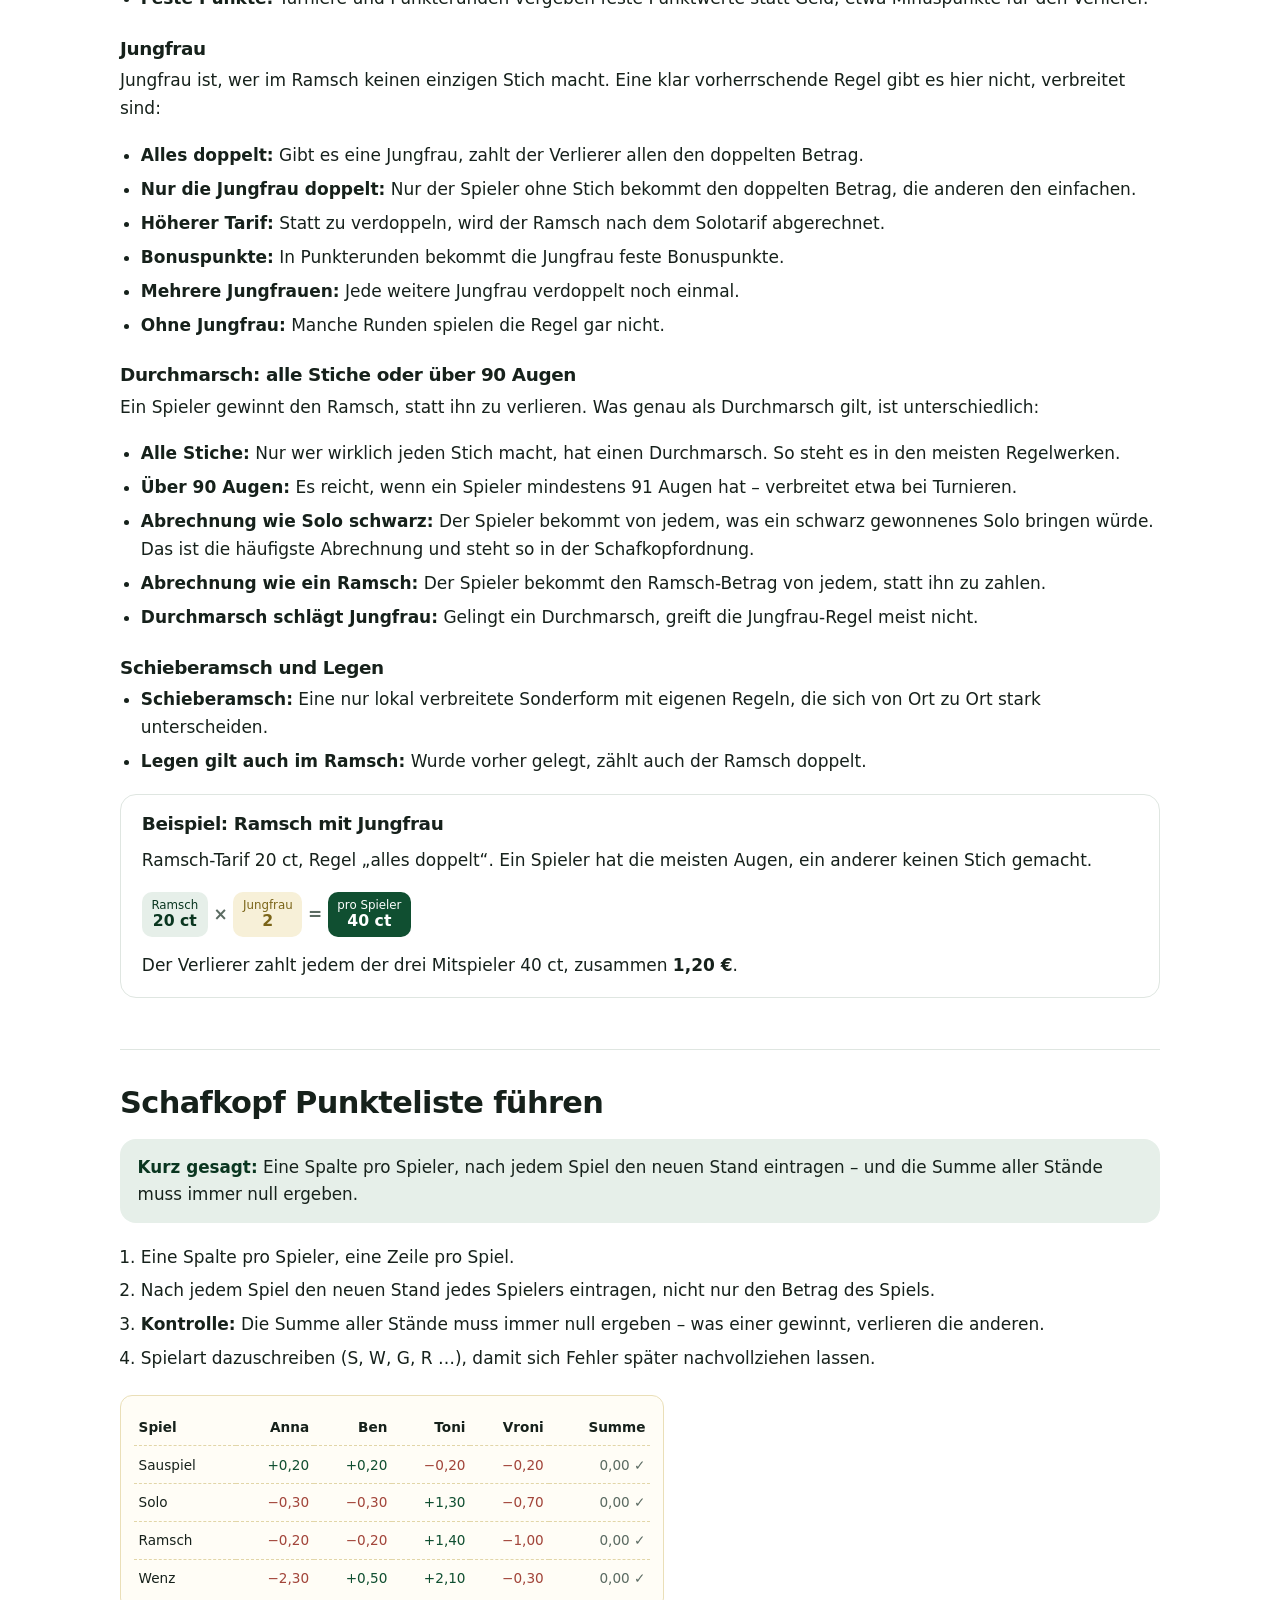
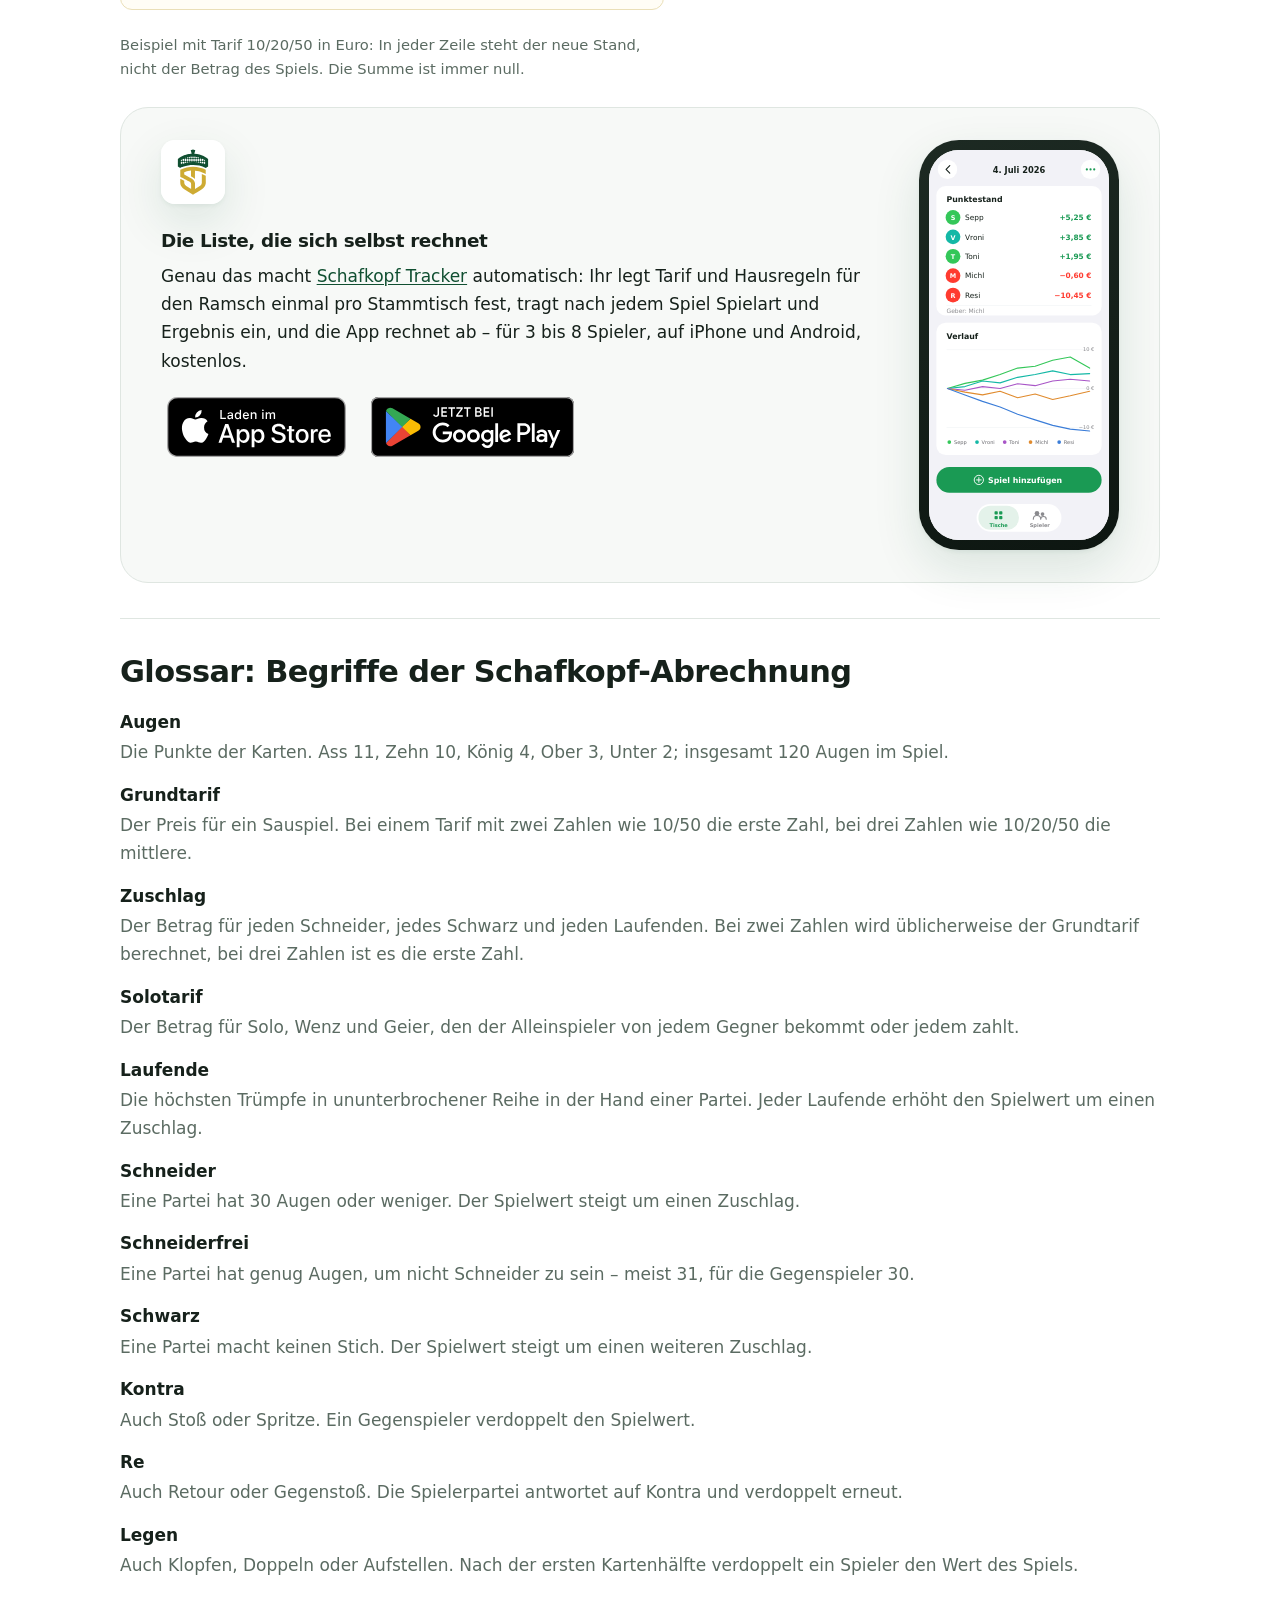
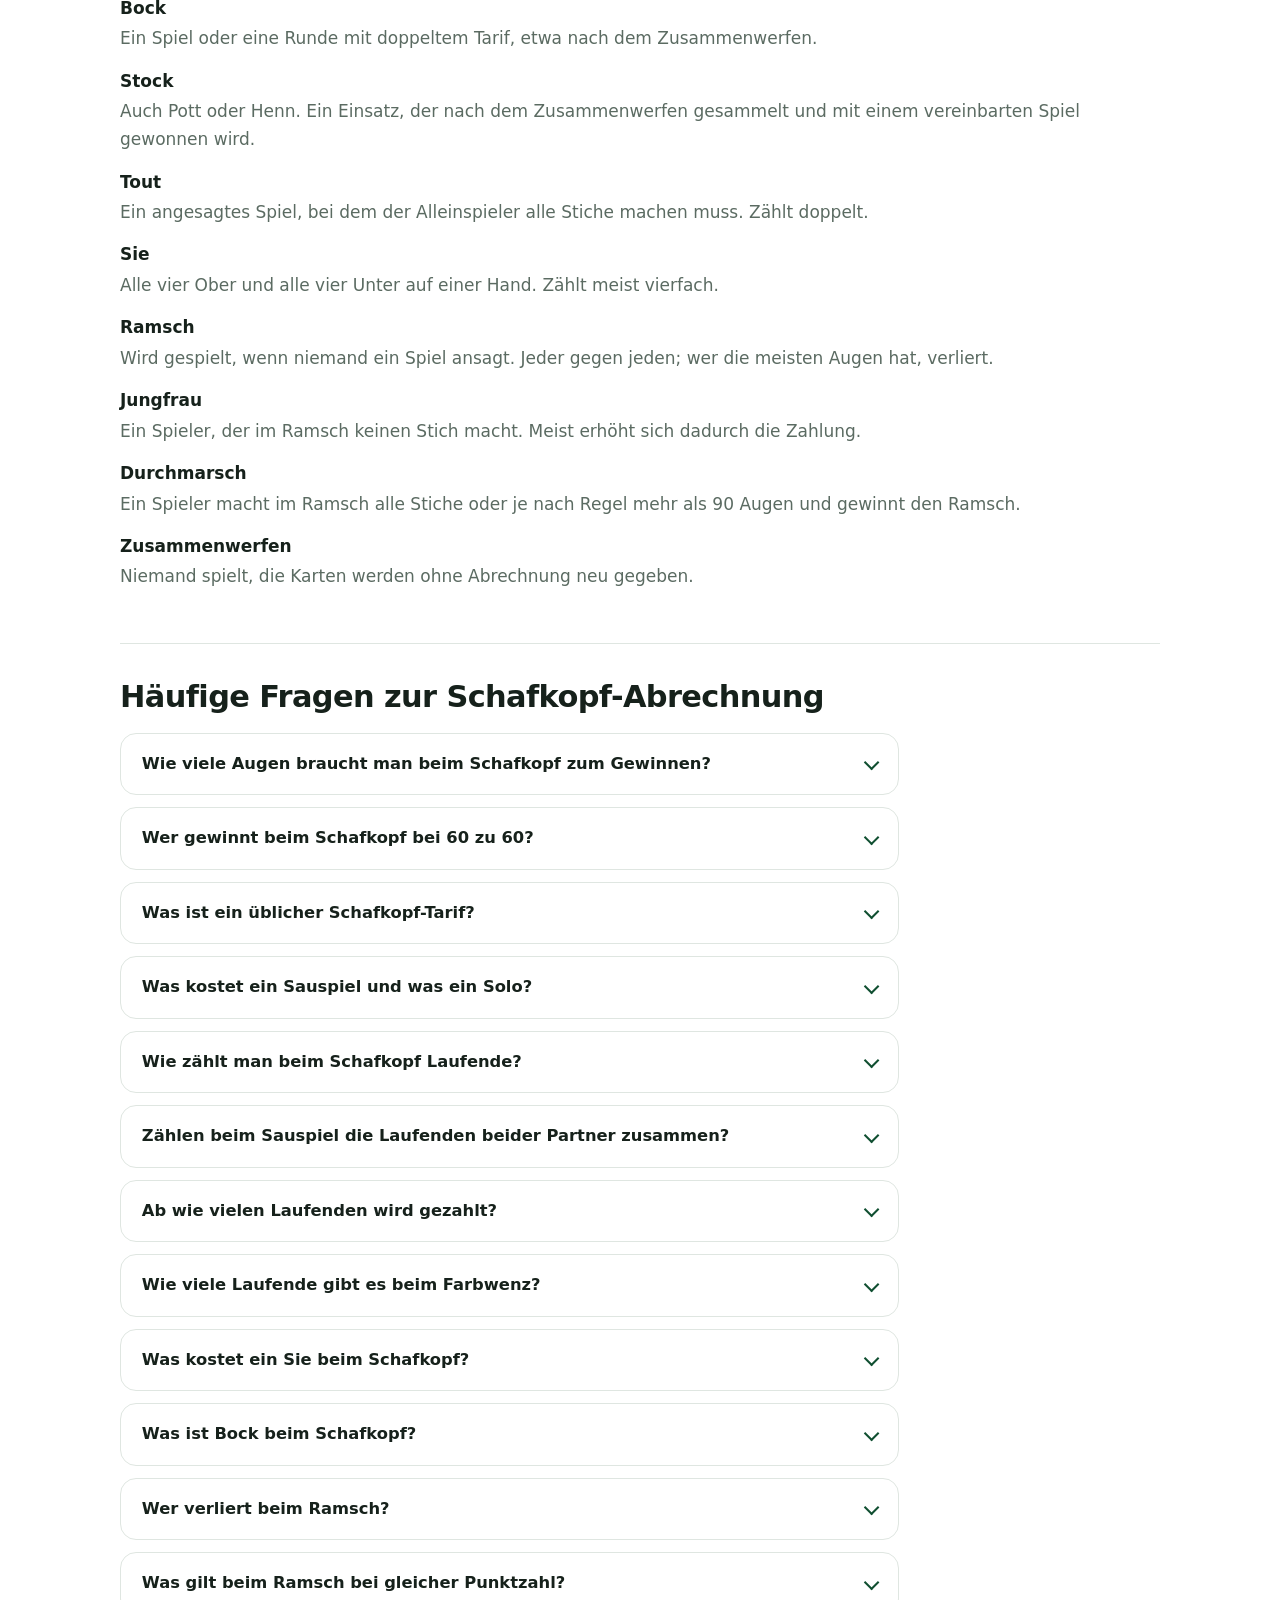
<file: schafkopf-abrechnen.html>
<!DOCTYPE html>
<html lang="de">
<head>
  <meta charset="UTF-8">
  <meta name="viewport" content="width=device-width, initial-scale=1.0">

  <title>Schafkopf Abrechnung: Tarif, Laufende &amp; Ramsch-Regeln | Schafkopf Tracker</title>
  <meta name="description" content="Schafkopf abrechnen: Augen zählen, übliche Tarife mit Preistabelle, Laufende richtig zählen, Sie, Bock, Kontra und alle verbreiteten Ramsch-Regeln – mit Rechenbeispielen. Jeder Stammtisch spielt etwas anders.">
  <meta name="robots" content="index, follow, max-image-preview:large">
  <meta name="theme-color" content="#104f31">
  <link rel="canonical" href="https://schafkopf-tracker.de/schafkopf-abrechnen">

  <link rel="icon" href="/logo.svg" type="image/svg+xml">
  <link rel="apple-touch-icon" href="/apple-touch-icon.png">

  <meta property="og:type" content="article">
  <meta property="og:site_name" content="Schafkopf Tracker">
  <meta property="og:locale" content="de_DE">
  <meta property="og:url" content="https://schafkopf-tracker.de/schafkopf-abrechnen">
  <meta property="og:title" content="Schafkopf Abrechnung: Tarif, Laufende & Ramsch-Regeln">
  <meta property="og:description" content="Augen zählen, Tarife mit Preistabelle, Laufende, Sie, Bock und alle verbreiteten Ramsch-Regeln – mit Rechenbeispielen.">
  <meta property="og:image" content="https://schafkopf-tracker.de/assets/og/og-image.jpg">
  <meta property="og:image:width" content="1200">
  <meta property="og:image:height" content="630">
  <meta property="article:modified_time" content="2026-11-12">
  <meta name="twitter:card" content="summary_large_image">

  <link rel="stylesheet" href="/assets/css/landing.css">

  <style>
    /* Seitenspezifische Ergänzungen für Text- und Tabellenseiten.
       Farben und Abstände kommen aus den Variablen in landing.css. */
    .kopfzeile {
      border-bottom: 1px solid var(--linie);
      padding-block: .9rem;
    }
    .kopfzeile a {
      display: inline-flex;
      align-items: center;
      gap: .6rem;
      font-weight: 650;
      color: var(--text);
      text-decoration: none;
    }
    .kopfzeile img { width: 34px; height: 34px; border-radius: 22%; }

    .artikel-hero { padding-block: 2.5rem 1rem; }
    .artikel-hero h1 { font-size: clamp(1.9rem, 6vw, 3rem); }
    .artikel-hero .claim { font-size: 1.1rem; color: var(--text-leise); max-width: 60ch; }

    /* Lesespalte: gleiche Breite und Ausrichtung wie die Startseite (.wrap) */
    .artikel section { padding-block: 2.2rem; border-top: 1px solid var(--linie); }
    .artikel h2 { font-size: clamp(1.45rem, 4vw, 1.9rem); scroll-margin-top: 1rem; }
    .artikel h3 { margin-top: 1.6rem; }
    .artikel ul, .artikel ol { padding-left: 1.3rem; margin: 0 0 1.1em; }
    .artikel li { margin-bottom: .35em; }

    .hinweis {
      background: var(--gold-hell);
      border-left: 4px solid var(--gold);
      border-radius: 0 var(--radius) var(--radius) 0;
      padding: 1rem 1.2rem;
      margin: 0 0 1.4rem;
    }
    .hinweis p:last-child { margin-bottom: 0; }

    .inhalt {
      background: var(--bg-sanft);
      border-radius: var(--radius);
      padding: 1rem 1.3rem;
      margin-bottom: 1rem;
    }
    .inhalt ol { margin: .4rem 0 0; }
    /* Wenig Inhalt, also nur so breit wie nötig */
    .inhalt { width: fit-content; max-width: 100%; padding-right: 2rem; }
    .tabelle-kompakt { max-width: 22rem; }

    .tabelle-rahmen { overflow-x: auto; margin: 0 0 1.4rem; }
    table { border-collapse: collapse; width: 100%; font-size: .97rem; }
    th, td { text-align: left; padding: .55rem .7rem; border-bottom: 1px solid var(--linie); vertical-align: top; }
    th { background: var(--gruen-hell); color: var(--gruen-dunkel); font-weight: 700; }
    td.zahl, th.zahl { text-align: right; white-space: nowrap; }

    .beispiel {
      border: 1px solid var(--linie);
      border-radius: var(--radius);
      padding: 1.1rem 1.3rem;
      margin-bottom: 1rem;
      background: #fff;
    }
    .beispiel h3 { margin-top: 0; }
    .beispiel p:last-child { margin-bottom: 0; }

    .variante { margin-bottom: 1.2rem; }
    .variante h3 { margin-bottom: .4rem; }

    .kurz {
      font-size: 1.05rem;
      background: var(--gruen-hell);
      border-radius: var(--radius);
      padding: .9rem 1.1rem;
      margin-bottom: 1.2rem;
    }
    .kurz strong { color: var(--gruen-dunkel); }
    .stand { font-size: .93rem; color: var(--text-leise); margin-top: -.6rem; }
    .glossar dt { font-weight: 700; margin-top: .9rem; }
    .glossar dd { margin: .15rem 0 0; color: var(--text-leise); }
    @media (max-width: 420px) { table { font-size: .9rem; } th, td { padding: .5rem .4rem; } }
    .tabelle-titel { caption-side: top; text-align: left; font-weight: 700; padding: 0 0 .5rem; }

    /* ---------- Grafiken ---------- */
    figure.grafik { margin: 1.4rem 0 1.6rem; }
    figure.grafik figcaption { font-size: .92rem; color: var(--text-leise); margin-top: .7rem; }

    /* Augen-Leiste */
    .leiste { display: flex; border-radius: 12px; overflow: hidden; font-size: .78rem; line-height: 1.25; }
    .leiste > div { padding: .6rem .45rem; min-width: 0; }
    .leiste b { display: block; font-size: .9rem; }
    .seg-1 { flex: 31; background: #f1e4e1; color: #8e3a30; }
    .seg-2 { flex: 30; background: #f8efed; color: #8e3a30; border-right: 3px solid var(--gold); }
    .seg-3 { flex: 30; background: var(--gruen-hell); color: var(--gruen-dunkel); }
    .seg-4 { flex: 30; background: #cfe3d6; color: var(--gruen-dunkel); }
    .skala { position: relative; height: 1.4rem; font-size: .78rem; color: var(--text-leise); }
    .skala span { position: absolute; top: .25rem; transform: translateX(-50%); }
    .skala span:first-child { transform: none; }
    .skala span:last-child { transform: translateX(-100%); }

    /* Spielkarten */
    .spk-reihe { display: flex; flex-wrap: wrap; gap: .5rem; }
    .spk {
      position: relative; display: flex; flex-direction: column; align-items: center; justify-content: center;
      width: 3.3rem; height: 4.5rem; border: 1px solid var(--linie); border-radius: 9px; background: #fff;
      box-shadow: 0 1px 2px rgba(16,79,49,.06);
    }
    .spk b { font-size: 1.05rem; line-height: 1; }
    .spk svg { width: 1.45rem; height: 1.45rem; margin: .25rem 0 .1rem; }
    .spk small { font-size: .62rem; color: var(--text-leise); }
    .spk.lauf { border: 2px solid var(--gruen); background: var(--gruen-hell); }
    .spk.lauf i {
      position: absolute; top: -.55rem; right: -.45rem; width: 1.3rem; height: 1.3rem; border-radius: 50%;
      background: var(--gold); color: #fff; font: 700 .72rem/1.3rem system-ui, sans-serif; font-style: normal; text-align: center;
    }
    .spk.fehlt { border: 2px dashed #b9584c; background: #fbf3f1; }
    .spk.fehlt small { color: #a2453a; font-weight: 700; }
    .spk.aus { opacity: .4; }
    .spk-mini { gap: .3rem; }
    .spk-mini .spk { width: 2.15rem; height: 2.9rem; border-radius: 6px; }
    .spk-mini .spk b { font-size: .78rem; }
    .spk-mini .spk svg { width: .95rem; height: .95rem; margin: .15rem 0 0; }
    .trumpfreihe { margin-bottom: 1rem; }
    .trumpfreihe p { margin: 0 0 .4rem; font-size: .95rem; }
    .trumpfreihe p span { color: var(--text-leise); }

    /* Wer zahlt wem */
    .zahlwege { display: grid; grid-template-columns: repeat(3, 1fr); gap: .6rem; }
    .zahlwege figure { margin: 0; text-align: center; }
    .zahlwege svg { width: 100%; height: auto; max-width: 200px; }
    .zahlwege figcaption { font-size: .82rem; color: var(--text-leise); line-height: 1.35; }
    .zahlwege figcaption strong { display: block; color: var(--text); font-size: .9rem; }

    /* Rechenweg als Bausteine */
    .rechnung { display: flex; flex-wrap: wrap; align-items: center; gap: .35rem; margin: .2rem 0 .9rem; }
    .baustein {
      display: inline-flex; flex-direction: column; align-items: center; padding: .35rem .6rem;
      border-radius: 10px; background: var(--gruen-hell); color: var(--gruen-dunkel); font-size: .74rem; line-height: 1.2;
    }
    .baustein b { font-size: .98rem; }
    .baustein.mal { background: var(--gold-hell); color: #7a6418; }
    .baustein.ergebnis { background: var(--gruen); color: #fff; }
    .rechnung .op { font-weight: 700; color: var(--text-leise); }

    /* Ablauf bei Gleichstand */
    .ablauf { display: grid; gap: 0; max-width: 34rem; }
    .ablauf-box {
      border: 1px solid var(--linie); border-radius: 12px; background: #fff; padding: .7rem 1rem;
      display: flex; justify-content: space-between; gap: 1rem; align-items: center;
    }
    .ablauf-box span { font-weight: 700; color: #a2453a; white-space: nowrap; }
    .ablauf-pfeil { padding: .3rem 0 .3rem 1.4rem; font-size: .85rem; color: var(--text-leise); position: relative; }
    .ablauf-pfeil::before { content: "↓"; position: absolute; left: .45rem; color: var(--gold); font-weight: 700; }

    /* Beispiel-Punkteliste */
    .liste-beispiel { max-width: 34rem; }
    .papier {
      background: #fffdf6; border: 1px solid #eadfb8; border-radius: 12px; padding: .8rem;
    }
    .papier table { font-size: .85rem; }
    .papier th, .papier td { background: transparent; border-bottom: 1px dashed #e2d6a8; padding: .45rem .3rem; }
    .papier tr:last-child td { border-bottom: 0; }
    .papier th { color: var(--text); }
    .papier td.plus { color: var(--gruen); }
    .papier td.minus { color: #a2453a; }
    .papier td.summe { color: var(--text-leise); }
    .app-block {
      display: grid; gap: 1.5rem; align-items: start;
      background: var(--bg-sanft); border: 1px solid var(--linie); border-radius: var(--radius-gross);
      padding: 1.5rem; margin-top: 1.5rem;
    }
    .app-block > * { min-width: 0; }
    .app-block .phone { max-width: 200px; }
    .app-block-logo { width: 64px; height: 64px; border-radius: 22%; background: #fff; box-shadow: var(--schatten-hoch); margin-bottom: 1.1rem; }
    .app-block p { margin-bottom: 1rem; }
    @media (min-width: 700px) {
      .app-block { grid-template-columns: 1fr 200px; padding: 2rem 2.5rem; }
    }
    @media (max-width: 420px) {
      .zahlwege { grid-template-columns: 1fr 1fr; }
      .spk { width: 3rem; }
    }
  </style>

  <!-- FAQ und Glossar werden aus derselben Quelle erzeugt wie das sichtbare
       Markup weiter unten – beim Ändern beide Stellen gleich halten. -->
  <script type="application/ld+json">
{
  "@context": "https://schema.org",
  "@graph": [
    {
      "@type": "Article",
      "@id": "https://schafkopf-tracker.de/schafkopf-abrechnen#artikel",
      "headline": "Schafkopf Abrechnung: Punkte zählen, Tarif, Laufende und Ramsch",
      "description": "Wie man Schafkopf abrechnet: Augen zählen, übliche Tarife mit Preistabelle, Laufende zählen, Schneider und Schwarz, Kontra, Legen, Bock, Tout und Sie sowie alle verbreiteten Ramsch-Regeln – mit Rechenbeispielen.",
      "inLanguage": "de-DE",
      "datePublished": "2026-11-12",
      "dateModified": "2026-11-12",
      "author": {
        "@type": "Organization",
        "name": "Schafkopf Tracker",
        "url": "https://schafkopf-tracker.de/"
      },
      "publisher": {
        "@type": "Organization",
        "name": "Schafkopf Tracker",
        "url": "https://schafkopf-tracker.de/",
        "logo": "https://schafkopf-tracker.de/logo.png"
      },
      "mainEntityOfPage": "https://schafkopf-tracker.de/schafkopf-abrechnen",
      "image": "https://schafkopf-tracker.de/assets/og/og-image.jpg",
      "about": [
        "Schafkopf",
        "Schafkopf Abrechnung",
        "Schafkopf Tarif",
        "Laufende",
        "Ramsch"
      ]
    },
    {
      "@type": "BreadcrumbList",
      "itemListElement": [
        {
          "@type": "ListItem",
          "position": 1,
          "name": "Schafkopf Tracker",
          "item": "https://schafkopf-tracker.de/"
        },
        {
          "@type": "ListItem",
          "position": 2,
          "name": "Schafkopf Abrechnung",
          "item": "https://schafkopf-tracker.de/schafkopf-abrechnen"
        }
      ]
    },
    {
      "@type": "FAQPage",
      "mainEntity": [
        {
          "@type": "Question",
          "name": "Wie viele Augen braucht man beim Schafkopf zum Gewinnen?",
          "acceptedAnswer": {
            "@type": "Answer",
            "text": "Im Spiel sind 120 Augen. Die Spielerpartei gewinnt mit 61 Augen, den Gegenspielern reichen 60. Wer 30 Augen oder weniger hat, ist in der Regel Schneider; wer keinen Stich macht, ist Schwarz."
          }
        },
        {
          "@type": "Question",
          "name": "Wer gewinnt beim Schafkopf bei 60 zu 60?",
          "acceptedAnswer": {
            "@type": "Answer",
            "text": "Bei 60 zu 60 Augen verliert die Spielerpartei, denn sie braucht 61 Augen zum Sieg. Den Gegenspielern reichen 60."
          }
        },
        {
          "@type": "Question",
          "name": "Was ist ein üblicher Schafkopf-Tarif?",
          "acceptedAnswer": {
            "@type": "Answer",
            "text": "Häufig genannt werden 5/20, 10/20, 10/50 und 10/20/50. Der Grundtarif ist der Preis für das Sauspiel, der Solotarif der für das Solo. Bei zwei Zahlen wird für Schneider, Schwarz und Laufende üblicherweise der Grundtarif berechnet; bei drei Zahlen steht vorne ein eigener, kleinerer Zuschlag dafür. Einen einzigen Standard gibt es nicht – verbindlich ist, was die Runde vorher ausmacht."
          }
        },
        {
          "@type": "Question",
          "name": "Was kostet ein Sauspiel und was ein Solo?",
          "acceptedAnswer": {
            "@type": "Answer",
            "text": "Beim Tarif 10/20/50 kostet ein einfaches Sauspiel 20 Cent pro Spieler, ein Solo 50 Cent von jedem der drei Gegner. Für Schneider, Schwarz und jeden Laufenden kommen je 10 Cent dazu, Kontra und Legen verdoppeln den Betrag."
          }
        },
        {
          "@type": "Question",
          "name": "Wie zählt man beim Schafkopf Laufende?",
          "acceptedAnswer": {
            "@type": "Answer",
            "text": "Man zählt die höchsten Trümpfe in ununterbrochener Reihe ab dem Eichel-Ober: Eichel-Ober, Gras-Ober, Herz-Ober, Schellen-Ober, dann die Unter in derselben Farbreihenfolge. Sobald ein Trumpf in der Reihe fehlt, ist Schluss. Hat eine Partei den Eichel-Ober nicht, zählt man für die andere Partei."
          }
        },
        {
          "@type": "Question",
          "name": "Zählen beim Sauspiel die Laufenden beider Partner zusammen?",
          "acceptedAnswer": {
            "@type": "Answer",
            "text": "Ja. Laufende zählen für die ganze Partei: Beim Sauspiel werden die Trümpfe von Spieler und Partner zusammengenommen, bei den beiden Gegnern ebenso. Es ist egal, wer von beiden welchen Trumpf hält. Beim Solo, Wenz und Geier zählt der Alleinspieler nur seine eigenen Karten."
          }
        },
        {
          "@type": "Question",
          "name": "Ab wie vielen Laufenden wird gezahlt?",
          "acceptedAnswer": {
            "@type": "Answer",
            "text": "Grundsätzlich ab drei Laufenden. Beim Wenz und beim Geier zählen viele Runden schon ab zwei, weil es dort nur vier Trümpfe gibt. Bei Turnieren zählen meist höchstens die vier Ober, Privatrunden begrenzen häufig auf acht."
          }
        },
        {
          "@type": "Question",
          "name": "Wie viele Laufende gibt es beim Farbwenz?",
          "acceptedAnswer": {
            "@type": "Answer",
            "text": "Beim Farbwenz sind die vier Unter und die sieben Karten der Trumpffarbe Trumpf, also bis zu elf Laufende. Manche Runden zählen sie ab zwei wie beim Wenz, andere ab drei wie beim Solo."
          }
        },
        {
          "@type": "Question",
          "name": "Was kostet ein Sie beim Schafkopf?",
          "acceptedAnswer": {
            "@type": "Answer",
            "text": "Ein Sie – alle vier Ober und alle vier Unter auf einer Hand – wird meist vierfach gewertet. Beim Tarif 10/20/50 und acht Laufenden sind das (50 + 80) × 4 = 5,20 Euro von jedem Gegenspieler."
          }
        },
        {
          "@type": "Question",
          "name": "Was ist Bock beim Schafkopf?",
          "acceptedAnswer": {
            "@type": "Answer",
            "text": "Bock- oder Bockrunden sind Spiele, in denen von vornherein der doppelte Tarif gilt – etwa nach dem Zusammenwerfen, nach einem verlorenen Solo, nach Kontra-Spielen oder nach Schwarz. Wann es Bock gibt, legt jede Runde selbst fest."
          }
        },
        {
          "@type": "Question",
          "name": "Wer verliert beim Ramsch?",
          "acceptedAnswer": {
            "@type": "Answer",
            "text": "Meist verliert, wer die meisten Augen hat, und zahlt allen Mitspielern den Grundtarif oder einen eigens ausgemachten Ramsch-Tarif. Manche Runden lassen die beiden mit den meisten Augen an die beiden anderen zahlen. Jungfrau, Durchmarsch und Schieben regelt jede Runde selbst."
          }
        },
        {
          "@type": "Question",
          "name": "Was gilt beim Ramsch bei gleicher Punktzahl?",
          "acceptedAnswer": {
            "@type": "Answer",
            "text": "Haben zwei oder mehr Spieler gleich viele Augen, verliert nach der verbreitetsten Regel, wer mehr Stiche gemacht hat. Ist auch die Stichzahl gleich, verliert, wer mehr Trümpfe oder den höchsten Trumpf hat."
          }
        },
        {
          "@type": "Question",
          "name": "Was ist ein Durchmarsch beim Ramsch?",
          "acceptedAnswer": {
            "@type": "Answer",
            "text": "Ein Durchmarsch gelingt, wenn ein Spieler alle Stiche macht – in manchen Runden reichen schon mehr als 90 Augen. Dann gewinnt er den Ramsch. Am häufigsten wird er wie ein schwarz gewonnenes Solo abgerechnet."
          }
        },
        {
          "@type": "Question",
          "name": "Was ist eine Jungfrau beim Ramsch?",
          "acceptedAnswer": {
            "@type": "Answer",
            "text": "Jungfrau ist, wer im Ramsch keinen Stich macht. Je nach Runde verdoppelt sich dann der ganze Ramsch, nur die Zahlung an die Jungfrau, oder es gilt der Solotarif. Eine klar vorherrschende Regel gibt es nicht."
          }
        },
        {
          "@type": "Question",
          "name": "Wie prüft man, ob die Punkteliste stimmt?",
          "acceptedAnswer": {
            "@type": "Answer",
            "text": "Schafkopf ist ein Nullsummenspiel: Was einer gewinnt, verlieren die anderen. Die Summe aller Spielerstände muss nach jedem Spiel null ergeben. Ist sie es nicht, steckt irgendwo ein Fehler."
          }
        }
      ]
    },
    {
      "@type": "DefinedTermSet",
      "@id": "https://schafkopf-tracker.de/schafkopf-abrechnen#glossar",
      "name": "Glossar zur Schafkopf-Abrechnung",
      "hasDefinedTerm": [
        {
          "@type": "DefinedTerm",
          "name": "Augen",
          "description": "Die Punkte der Karten. Ass 11, Zehn 10, König 4, Ober 3, Unter 2; insgesamt 120 Augen im Spiel.",
          "url": "https://schafkopf-tracker.de/schafkopf-abrechnen#begriff-augen"
        },
        {
          "@type": "DefinedTerm",
          "name": "Grundtarif",
          "description": "Der Preis für ein Sauspiel. Bei einem Tarif mit zwei Zahlen wie 10/50 die erste Zahl, bei drei Zahlen wie 10/20/50 die mittlere.",
          "url": "https://schafkopf-tracker.de/schafkopf-abrechnen#begriff-grundtarif"
        },
        {
          "@type": "DefinedTerm",
          "name": "Zuschlag",
          "description": "Der Betrag für jeden Schneider, jedes Schwarz und jeden Laufenden. Bei zwei Zahlen wird üblicherweise der Grundtarif berechnet, bei drei Zahlen ist es die erste Zahl.",
          "url": "https://schafkopf-tracker.de/schafkopf-abrechnen#begriff-zuschlag"
        },
        {
          "@type": "DefinedTerm",
          "name": "Solotarif",
          "description": "Der Betrag für Solo, Wenz und Geier, den der Alleinspieler von jedem Gegner bekommt oder jedem zahlt.",
          "url": "https://schafkopf-tracker.de/schafkopf-abrechnen#begriff-solotarif"
        },
        {
          "@type": "DefinedTerm",
          "name": "Laufende",
          "description": "Die höchsten Trümpfe in ununterbrochener Reihe in der Hand einer Partei. Jeder Laufende erhöht den Spielwert um einen Zuschlag.",
          "url": "https://schafkopf-tracker.de/schafkopf-abrechnen#begriff-laufende"
        },
        {
          "@type": "DefinedTerm",
          "name": "Schneider",
          "description": "Eine Partei hat 30 Augen oder weniger. Der Spielwert steigt um einen Zuschlag.",
          "url": "https://schafkopf-tracker.de/schafkopf-abrechnen#begriff-schneider"
        },
        {
          "@type": "DefinedTerm",
          "name": "Schneiderfrei",
          "description": "Eine Partei hat genug Augen, um nicht Schneider zu sein – meist 31, für die Gegenspieler 30.",
          "url": "https://schafkopf-tracker.de/schafkopf-abrechnen#begriff-schneiderfrei"
        },
        {
          "@type": "DefinedTerm",
          "name": "Schwarz",
          "description": "Eine Partei macht keinen Stich. Der Spielwert steigt um einen weiteren Zuschlag.",
          "url": "https://schafkopf-tracker.de/schafkopf-abrechnen#begriff-schwarz"
        },
        {
          "@type": "DefinedTerm",
          "name": "Kontra",
          "description": "Auch Stoß oder Spritze. Ein Gegenspieler verdoppelt den Spielwert.",
          "url": "https://schafkopf-tracker.de/schafkopf-abrechnen#begriff-kontra"
        },
        {
          "@type": "DefinedTerm",
          "name": "Re",
          "description": "Auch Retour oder Gegenstoß. Die Spielerpartei antwortet auf Kontra und verdoppelt erneut.",
          "url": "https://schafkopf-tracker.de/schafkopf-abrechnen#begriff-re"
        },
        {
          "@type": "DefinedTerm",
          "name": "Legen",
          "description": "Auch Klopfen, Doppeln oder Aufstellen. Nach der ersten Kartenhälfte verdoppelt ein Spieler den Wert des Spiels.",
          "url": "https://schafkopf-tracker.de/schafkopf-abrechnen#begriff-legen"
        },
        {
          "@type": "DefinedTerm",
          "name": "Bock",
          "description": "Ein Spiel oder eine Runde mit doppeltem Tarif, etwa nach dem Zusammenwerfen.",
          "url": "https://schafkopf-tracker.de/schafkopf-abrechnen#begriff-bock"
        },
        {
          "@type": "DefinedTerm",
          "name": "Stock",
          "description": "Auch Pott oder Henn. Ein Einsatz, der nach dem Zusammenwerfen gesammelt und mit einem vereinbarten Spiel gewonnen wird.",
          "url": "https://schafkopf-tracker.de/schafkopf-abrechnen#begriff-stock"
        },
        {
          "@type": "DefinedTerm",
          "name": "Tout",
          "description": "Ein angesagtes Spiel, bei dem der Alleinspieler alle Stiche machen muss. Zählt doppelt.",
          "url": "https://schafkopf-tracker.de/schafkopf-abrechnen#begriff-tout"
        },
        {
          "@type": "DefinedTerm",
          "name": "Sie",
          "description": "Alle vier Ober und alle vier Unter auf einer Hand. Zählt meist vierfach.",
          "url": "https://schafkopf-tracker.de/schafkopf-abrechnen#begriff-sie"
        },
        {
          "@type": "DefinedTerm",
          "name": "Ramsch",
          "description": "Wird gespielt, wenn niemand ein Spiel ansagt. Jeder gegen jeden; wer die meisten Augen hat, verliert.",
          "url": "https://schafkopf-tracker.de/schafkopf-abrechnen#begriff-ramsch"
        },
        {
          "@type": "DefinedTerm",
          "name": "Jungfrau",
          "description": "Ein Spieler, der im Ramsch keinen Stich macht. Meist erhöht sich dadurch die Zahlung.",
          "url": "https://schafkopf-tracker.de/schafkopf-abrechnen#begriff-jungfrau"
        },
        {
          "@type": "DefinedTerm",
          "name": "Durchmarsch",
          "description": "Ein Spieler macht im Ramsch alle Stiche oder je nach Regel mehr als 90 Augen und gewinnt den Ramsch.",
          "url": "https://schafkopf-tracker.de/schafkopf-abrechnen#begriff-durchmarsch"
        },
        {
          "@type": "DefinedTerm",
          "name": "Zusammenwerfen",
          "description": "Niemand spielt, die Karten werden ohne Abrechnung neu gegeben.",
          "url": "https://schafkopf-tracker.de/schafkopf-abrechnen#begriff-zusammenwerfen"
        }
      ]
    }
  ]
}
  </script>
</head>

<body>

<svg width="0" height="0" style="position:absolute" aria-hidden="true" focusable="false">
  <defs>
    <symbol id="f-eichel" viewBox="0 0 24 24"><rect x="11" y="1.5" width="2" height="4" rx="1" fill="#6e4a24"/><ellipse cx="12" cy="15" rx="5.8" ry="7" fill="#b07a3c"/><path d="M5 11.5c0-4.2 3.1-6.8 7-6.8s7 2.6 7 6.8z" fill="#6e4a24"/></symbol>
    <symbol id="f-gras" viewBox="0 0 24 24"><path d="M12 15.6V22.6" stroke="#2f6f33" stroke-width="1.7" stroke-linecap="round"/><path d="M12 1.6C16.4 4.6 20.8 8.6 20.8 12.9c0 3.4-2.9 5.1-5.6 4.6-1.3-.25-2.4-.9-3.2-1.6-.8.7-1.9 1.35-3.2 1.6-2.7.5-5.6-1.2-5.6-4.6C3.2 8.6 7.6 4.6 12 1.6z" fill="#3a8d3f"/><path d="M12 15.4V4.6M12 10.6l-3.6-2.4M12 10.6l3.6-2.4M12 13.4l-5-1.6M12 13.4l5-1.6" stroke="#dcefdd" stroke-width=".9" stroke-linecap="round" fill="none"/></symbol>
    <symbol id="f-herz" viewBox="0 0 24 24"><path d="M12 21s-7.5-4.6-9.6-9.2C.9 8.4 3 5 6.3 5c2.1 0 3.9 1.3 5.7 3.3C13.8 6.3 15.6 5 17.7 5 21 5 23.1 8.4 21.6 11.8 19.5 16.4 12 21 12 21z" fill="#c8323c"/></symbol>
    <symbol id="f-schellen" viewBox="0 0 24 24"><circle cx="12" cy="12" r="9" fill="#e0a526"/><rect x="3" y="10.4" width="18" height="3.2" fill="#b5801a"/><circle cx="12" cy="17" r="1.7" fill="#6b4a10"/></symbol>
  </defs>
</svg>

<div class="kopfzeile">
  <div class="wrap schmal">
    <a href="/">
      <img src="/logo.svg" width="34" height="34" alt="">
      Schafkopf Tracker
    </a>
  </div>
</div>

<header class="artikel-hero">
  <div class="wrap schmal">
    <span class="eyebrow">Ratgeber</span>
    <h1>Schafkopf Abrechnung: Punkte zählen, Tarif, Laufende &amp; Ramsch</h1>
    <p class="claim">
      Wie viel ist ein Sauspiel wert, wie zählt man Laufende, was kostet ein
      Sie, und wer zahlt beim Ramsch? Hier stehen die verbreiteten Varianten
      mit Preistabelle und Rechenbeispielen.
    </p>
    <p class="stand">Zuletzt aktualisiert: <time datetime="2026-11-12">12. November 2026</time></p>
  </div>
</header>

<main class="wrap schmal">
  <div class="artikel">

    <div class="hinweis">
      <p>
        <strong>Vorweg: Es gibt nicht <em>die</em> eine Abrechnung.</strong>
        Schafkopf wird von Region zu Region und von Stammtisch zu Stammtisch
        anders gespielt – bei Tarifen, Laufenden und vor allem beim Ramsch.
        Diese Seite stellt die verbreiteten Spielweisen nebeneinander und
        nennt die häufigste nur dort, wo sie sich belegen lässt. Was bei euch
        gilt, macht ihr vor dem ersten Spiel aus.
      </p>
    </div>

    <nav class="inhalt" aria-label="Inhalt">
      <strong>Inhalt</strong>
      <ol>
        <li><a href="#augen">Augen zählen: Kartenwerte und 61 Augen</a></li>
        <li><a href="#tarif">Schafkopf Tarif</a></li>
        <li><a href="#preistabelle">Preistabelle: was jedes Spiel kostet</a></li>
        <li><a href="#schneider">Schneider und Schwarz</a></li>
        <li><a href="#laufende">Laufende: Regeln und richtig zählen</a></li>
        <li><a href="#verdoppeln">Kontra, Re, Legen und Bock</a></li>
        <li><a href="#tout-sie">Tout und Sie: Tarif</a></li>
        <li><a href="#beispiele">Rechenbeispiele</a></li>
        <li><a href="#ramsch">Ramsch: Regeln, Wertung und Abrechnung</a></li>
        <li><a href="#punkteliste">Punkteliste führen</a></li>
        <li><a href="#glossar">Glossar</a></li>
        <li><a href="#fragen">Häufige Fragen</a></li>
      </ol>
    </nav>

    <!-- ================================================================ -->
    <section id="augen">
      <h2>Schafkopf Augen zählen: Kartenwerte und 61 Augen</h2>
      <p class="kurz">
        <strong>Kurz gesagt:</strong> Im Spiel sind 120 Augen. Die
        Spielerpartei gewinnt mit 61 Augen, bei 60 zu 60 verliert sie.
      </p>
      <div class="tabelle-rahmen tabelle-kompakt">
        <table>
          <thead><tr><th>Karte</th><th class="zahl">Augen</th></tr></thead>
          <tbody>
            <tr><td>Ass (Sau)</td><td class="zahl">11</td></tr>
            <tr><td>Zehn</td><td class="zahl">10</td></tr>
            <tr><td>König</td><td class="zahl">4</td></tr>
            <tr><td>Ober</td><td class="zahl">3</td></tr>
            <tr><td>Unter</td><td class="zahl">2</td></tr>
            <tr><td>Neun, Acht, Sieben</td><td class="zahl">0</td></tr>
          </tbody>
        </table>
      </div>
      <figure class="grafik">
        <div class="leiste" role="img" aria-label="Augen der Spielerpartei: 0 bis 30 verloren mit Schneider, 31 bis 60 verloren, 61 bis 90 gewonnen, 91 bis 120 gewonnen und Gegner Schneider.">
          <div class="seg-1"><b>0–30</b>verloren, Schneider</div>
          <div class="seg-2"><b>31–60</b>verloren</div>
          <div class="seg-3"><b>61–90</b>gewonnen</div>
          <div class="seg-4"><b>91–120</b>gewonnen, Gegner Schneider</div>
        </div>
        <div class="skala" aria-hidden="true">
          <span style="left:0">0</span><span style="left:25.6%">31</span><span style="left:50.4%">61</span><span style="left:75.2%">91</span><span style="left:100%">120</span>
        </div>
        <figcaption>Augen der Spielerpartei nach der Regel der Schafkopfordnung. Die goldene Linie ist die Gewinngrenze: Bei 60 zu 60 verliert die Spielerpartei. Schwarz hängt nicht an den Augen, sondern daran, ob eine Partei überhaupt einen Stich macht.</figcaption>
      </figure>
      <ul>
        <li><strong>Gewonnen</strong> hat die Spielerpartei mit 61 Augen. Den Gegenspielern reichen 60 – bei Gleichstand 60 zu 60 verliert also die Spielerpartei.</li>
        <li><strong>Schneider</strong> ist, wer 30 Augen oder weniger hat. Am verbreitetsten ist die Regel aus der offiziellen Schafkopfordnung: Die Spielerpartei braucht 31 Augen, um „schneiderfrei“ zu sein, den Gegenspielern reichen 30. Manche Runden setzen die Grenze für beide Seiten gleich.</li>
        <li><strong>Schwarz</strong> ist, wer keinen einzigen Stich macht.</li>
      </ul>
    </section>

    <!-- ================================================================ -->
    <section id="tarif">
      <h2>Schafkopf Tarif: was ein Spiel kostet</h2>
      <p class="kurz">
        <strong>Kurz gesagt:</strong> Der Grundtarif ist der Preis für das
        Sauspiel, der Solotarif der Preis für das Solo. Bei zwei Zahlen wie
        10/50 wird für Schneider, Schwarz und Laufende üblicherweise der
        Grundtarif berechnet. Bei drei Zahlen wie 10/20/50 steht die erste
        Zahl für diese Zuschläge,
        die zweite für den Grundtarif und die dritte für das Solo. Häufig
        genannt werden 5/20, 10/20, 10/50 und 10/20/50 – einen einzigen
        Standard gibt es nicht.
      </p>
      <p>
        Der <strong>Grundtarif</strong> ist das, was ein Sauspiel kostet. Der
        <strong>Solotarif</strong> gilt für Solo, Wenz und Geier; er richtet sich
        weniger nach dem Grundtarif als nach bequemen Münzbeträgen. Dazu kommt
        der <strong>Zuschlag</strong> für jeden Schneider, jedes Schwarz und jeden
        Laufenden. Bei zwei Zahlen nennt der Tarif ihn nicht eigens – üblicherweise
        wird dann der Grundtarif berechnet. Bei drei Zahlen steht dafür ein
        eigener, kleinerer Betrag vorne.
      </p>
      <div class="tabelle-rahmen">
        <table>
          <thead>
            <tr><th>Tarif</th><th class="zahl">Zuschlag*</th><th class="zahl">Grundtarif</th><th class="zahl">Solo</th></tr>
          </thead>
          <tbody>
            <tr><td>5/20</td><td class="zahl">= Grundtarif</td><td class="zahl">5 ct</td><td class="zahl">20 ct</td></tr>
            <tr><td>10/20</td><td class="zahl">= Grundtarif</td><td class="zahl">10 ct</td><td class="zahl">20 ct</td></tr>
            <tr><td>10/50</td><td class="zahl">= Grundtarif</td><td class="zahl">10 ct</td><td class="zahl">50 ct</td></tr>
            <tr><td>10/20/50</td><td class="zahl">10 ct</td><td class="zahl">20 ct</td><td class="zahl">50 ct</td></tr>
          </tbody>
        </table>
      </div>
      <p class="stand">Grundtarif = Preis des Sauspiels. * Zuschlag = Betrag je Schneider, Schwarz und Laufendem; bei zwei Zahlen üblicherweise der Grundtarif.</p>
      <p>
        Welcher Tarif der häufigste ist, lässt sich nicht eindeutig sagen:
        Für Freizeitrunden werden vor allem 5/20, 10/20 und 10/50 genannt,
        viele Anleitungen bezeichnen 10/20/50 als den gängigsten. Nach oben
        gibt es keine Grenze.
      </p>

      <h3>Wenz, Geier, Bettel und Hochzeit</h3>
      <ul>
        <li><strong>Wenz, Geier, Farbwenz und Farbgeier</strong> kosten so viel wie ein Solo.</li>
        <li><strong>Bettel:</strong> am häufigsten der Solotarif; manche Runden machen einen eigenen Betrag aus, etwa zwischen Sauspiel und Solo.</li>
        <li><strong>Hochzeit:</strong> entweder wie ein Sauspiel oder – häufig – doppelt.</li>
      </ul>

      <h3>Wer zahlt wem?</h3>
      <figure class="grafik">
        <div class="zahlwege">
        <figure>
          <svg viewBox="0 0 220 200" role="img" aria-label="Sauspiel: Die beiden Gegner zahlen je 20 Cent an Spieler und Partner.">
            <defs><marker id="pf-sau" viewBox="0 0 10 10" refX="7" refY="5" markerWidth="5" markerHeight="5" orient="auto-start-reverse"><path d="M0 0L10 5L0 10z" fill="#ceab33"/></marker></defs>
            <g font-family="-apple-system, system-ui, sans-serif"><rect x="74" y="14" width="72" height="28" rx="14" fill="#104f31"/><text x="110" y="32.5" font-size="12" font-weight="700" fill="#fff" text-anchor="middle">Spieler</text><rect x="74" y="158" width="72" height="28" rx="14" fill="#104f31"/><text x="110" y="176.5" font-size="12" font-weight="700" fill="#fff" text-anchor="middle">Partner</text><rect x="140" y="86" width="72" height="28" rx="14" fill="#f1e4e1"/><text x="176" y="104.5" font-size="12" font-weight="700" fill="#8e3a30" text-anchor="middle">Gegner</text><rect x="8" y="86" width="72" height="28" rx="14" fill="#f1e4e1"/><text x="44" y="104.5" font-size="12" font-weight="700" fill="#8e3a30" text-anchor="middle">Gegner</text><line x1="162.6" y1="85.3" x2="126.1" y2="45.6" stroke="#ceab33" stroke-width="3" marker-end="url(#pf-sau)"/><text x="158.4" y="65.5" font-size="12" font-weight="700" fill="#7a6418" text-anchor="middle">20 ct</text><line x1="57.4" y1="114.7" x2="93.9" y2="154.4" stroke="#ceab33" stroke-width="3" marker-end="url(#pf-sau)"/><text x="61.6" y="134.5" font-size="12" font-weight="700" fill="#7a6418" text-anchor="middle">20 ct</text></g>
          </svg>
          <figcaption><strong>Sauspiel</strong>Jeder Verlierer zahlt einem Gewinner</figcaption>
        </figure>
        <figure>
          <svg viewBox="0 0 220 200" role="img" aria-label="Solo gewonnen: Alle drei Gegner zahlen je 50 Cent an den Alleinspieler.">
            <defs><marker id="pf-solo" viewBox="0 0 10 10" refX="7" refY="5" markerWidth="5" markerHeight="5" orient="auto-start-reverse"><path d="M0 0L10 5L0 10z" fill="#ceab33"/></marker></defs>
            <g font-family="-apple-system, system-ui, sans-serif"><rect x="74" y="14" width="72" height="28" rx="14" fill="#104f31"/><text x="110" y="32.5" font-size="12" font-weight="700" fill="#fff" text-anchor="middle">Solo</text><rect x="140" y="86" width="72" height="28" rx="14" fill="#f1e4e1"/><text x="176" y="104.5" font-size="12" font-weight="700" fill="#8e3a30" text-anchor="middle">Gegner</text><rect x="74" y="158" width="72" height="28" rx="14" fill="#f1e4e1"/><text x="110" y="176.5" font-size="12" font-weight="700" fill="#8e3a30" text-anchor="middle">Gegner</text><rect x="8" y="86" width="72" height="28" rx="14" fill="#f1e4e1"/><text x="44" y="104.5" font-size="12" font-weight="700" fill="#8e3a30" text-anchor="middle">Gegner</text><line x1="162.6" y1="85.3" x2="126.1" y2="45.6" stroke="#ceab33" stroke-width="3" marker-end="url(#pf-solo)"/><text x="160.4" y="71.5" font-size="12" font-weight="700" fill="#7a6418" text-anchor="middle">50 ct</text><line x1="110.0" y1="156.0" x2="110.0" y2="48.0" stroke="#ceab33" stroke-width="3" marker-end="url(#pf-solo)"/><text x="128.0" y="102.0" font-size="12" font-weight="700" fill="#7a6418" text-anchor="middle">50 ct</text><line x1="57.4" y1="85.3" x2="93.9" y2="45.6" stroke="#ceab33" stroke-width="3" marker-end="url(#pf-solo)"/><text x="59.6" y="71.5" font-size="12" font-weight="700" fill="#7a6418" text-anchor="middle">50 ct</text></g>
          </svg>
          <figcaption><strong>Solo gewonnen</strong>Alle drei zahlen dem Alleinspieler</figcaption>
        </figure>
        <figure>
          <svg viewBox="0 0 220 200" role="img" aria-label="Ramsch: Der Verlierer zahlt allen drei Mitspielern je 20 Cent.">
            <defs><marker id="pf-ramsch" viewBox="0 0 10 10" refX="7" refY="5" markerWidth="5" markerHeight="5" orient="auto-start-reverse"><path d="M0 0L10 5L0 10z" fill="#ceab33"/></marker></defs>
            <g font-family="-apple-system, system-ui, sans-serif"><rect x="74" y="158" width="72" height="28" rx="14" fill="#f1e4e1"/><text x="110" y="176.5" font-size="12" font-weight="700" fill="#8e3a30" text-anchor="middle">Verlierer</text><rect x="74" y="14" width="72" height="28" rx="14" fill="#e6efe9"/><text x="110" y="32.5" font-size="12" font-weight="700" fill="#104f31" text-anchor="middle">Spieler</text><rect x="140" y="86" width="72" height="28" rx="14" fill="#e6efe9"/><text x="176" y="104.5" font-size="12" font-weight="700" fill="#104f31" text-anchor="middle">Spieler</text><rect x="8" y="86" width="72" height="28" rx="14" fill="#e6efe9"/><text x="44" y="104.5" font-size="12" font-weight="700" fill="#104f31" text-anchor="middle">Spieler</text><line x1="110.0" y1="156.0" x2="110.0" y2="48.0" stroke="#ceab33" stroke-width="3" marker-end="url(#pf-ramsch)"/><text x="128.0" y="102.0" font-size="12" font-weight="700" fill="#7a6418" text-anchor="middle">20 ct</text><line x1="123.4" y1="157.3" x2="159.9" y2="117.6" stroke="#ceab33" stroke-width="3" marker-end="url(#pf-ramsch)"/><text x="161.6" y="149.5" font-size="12" font-weight="700" fill="#7a6418" text-anchor="middle">20 ct</text><line x1="96.6" y1="157.3" x2="60.1" y2="117.6" stroke="#ceab33" stroke-width="3" marker-end="url(#pf-ramsch)"/><text x="58.4" y="149.5" font-size="12" font-weight="700" fill="#7a6418" text-anchor="middle">20 ct</text></g>
          </svg>
          <figcaption><strong>Ramsch</strong>Der Verlierer zahlt allen</figcaption>
        </figure>
        </div>
        <figcaption>Beispielbeträge mit Tarif 10/20/50. Verliert der Alleinspieler, laufen die Pfeile beim Solo in die andere Richtung.</figcaption>
      </figure>
      <ul>
        <li><strong>Sauspiel und Hochzeit:</strong> Die beiden Verlierer zahlen den beiden Gewinnern jeweils denselben Betrag.</li>
        <li><strong>Solo, Wenz, Geier, Bettel:</strong> Der Alleinspieler bekommt den Spielwert von allen drei Mitspielern – oder zahlt ihn allen dreien, wenn er verliert.</li>
        <li><strong>Rechtzeitig verlangen:</strong> Nach strenger Regel müssen die Gewinner ihren Betrag fordern, bevor für das nächste Spiel abgehoben wird. Wer zu viel verlangt, muss den Unterschied unter Umständen doppelt zurückzahlen.</li>
      </ul>
    </section>

    <!-- ================================================================ -->
    <section id="preistabelle">
      <h2>Schafkopf Preistabelle: was jedes Spiel kostet</h2>
      <p class="kurz">
        <strong>Kurz gesagt:</strong> Beim Tarif 10/20/50 kostet ein einfaches
        Sauspiel 0,20&nbsp;€, ein Solo 0,50&nbsp;€. Jeder Laufende, Schneider
        und Schwarz bringt je 0,10&nbsp;€ mehr.
      </p>
      <p>
        Die Tabellen zeigen den Spielwert pro Spieler beim Tarif 10/20/50 mit
        Laufenden ab drei, ohne Kontra oder Legen. Beim Sauspiel zahlt jeder
        Verlierer diesen Betrag, beim Solo jeder der drei Gegenspieler. In der
        Spalte „Schwarz“ ist der Schneider schon eingerechnet.
      </p>
      <div class="tabelle-rahmen">
        <table>
          <caption class="tabelle-titel">Sauspiel (Tarif 10/20/50)</caption>
          <thead><tr><th>Laufende</th><th class="zahl">einfach</th><th class="zahl">Schneider</th><th class="zahl">Schwarz</th></tr></thead>
          <tbody>
            <tr><td>0–2</td><td class="zahl">0,20 €</td><td class="zahl">0,30 €</td><td class="zahl">0,40 €</td></tr>
            <tr><td>3</td><td class="zahl">0,50 €</td><td class="zahl">0,60 €</td><td class="zahl">0,70 €</td></tr>
            <tr><td>4</td><td class="zahl">0,60 €</td><td class="zahl">0,70 €</td><td class="zahl">0,80 €</td></tr>
            <tr><td>5</td><td class="zahl">0,70 €</td><td class="zahl">0,80 €</td><td class="zahl">0,90 €</td></tr>
            <tr><td>6</td><td class="zahl">0,80 €</td><td class="zahl">0,90 €</td><td class="zahl">1,00 €</td></tr>
            <tr><td>7</td><td class="zahl">0,90 €</td><td class="zahl">1,00 €</td><td class="zahl">1,10 €</td></tr>
            <tr><td>8</td><td class="zahl">1,00 €</td><td class="zahl">1,10 €</td><td class="zahl">1,20 €</td></tr>
          </tbody>
        </table>
      </div>
      <div class="tabelle-rahmen">
        <table>
          <caption class="tabelle-titel">Solo (Tarif 10/20/50)</caption>
          <thead><tr><th>Laufende</th><th class="zahl">einfach</th><th class="zahl">Schneider</th><th class="zahl">Schwarz</th></tr></thead>
          <tbody>
            <tr><td>0–2</td><td class="zahl">0,50 €</td><td class="zahl">0,60 €</td><td class="zahl">0,70 €</td></tr>
            <tr><td>3</td><td class="zahl">0,80 €</td><td class="zahl">0,90 €</td><td class="zahl">1,00 €</td></tr>
            <tr><td>4</td><td class="zahl">0,90 €</td><td class="zahl">1,00 €</td><td class="zahl">1,10 €</td></tr>
            <tr><td>5</td><td class="zahl">1,00 €</td><td class="zahl">1,10 €</td><td class="zahl">1,20 €</td></tr>
            <tr><td>6</td><td class="zahl">1,10 €</td><td class="zahl">1,20 €</td><td class="zahl">1,30 €</td></tr>
            <tr><td>7</td><td class="zahl">1,20 €</td><td class="zahl">1,30 €</td><td class="zahl">1,40 €</td></tr>
            <tr><td>8</td><td class="zahl">1,30 €</td><td class="zahl">1,40 €</td><td class="zahl">1,50 €</td></tr>
          </tbody>
        </table>
      </div>
      <div class="tabelle-rahmen">
        <table>
          <caption class="tabelle-titel">Wenz und Geier, Laufende ab zwei (Tarif 10/20/50)</caption>
          <thead><tr><th>Laufende</th><th class="zahl">einfach</th><th class="zahl">Schneider</th><th class="zahl">Schwarz</th></tr></thead>
          <tbody>
            <tr><td>0–1</td><td class="zahl">0,50 €</td><td class="zahl">0,60 €</td><td class="zahl">0,70 €</td></tr>
            <tr><td>2</td><td class="zahl">0,70 €</td><td class="zahl">0,80 €</td><td class="zahl">0,90 €</td></tr>
            <tr><td>3</td><td class="zahl">0,80 €</td><td class="zahl">0,90 €</td><td class="zahl">1,00 €</td></tr>
            <tr><td>4</td><td class="zahl">0,90 €</td><td class="zahl">1,00 €</td><td class="zahl">1,10 €</td></tr>
          </tbody>
        </table>
      </div>
      <p>
        Bei anderen Tarifen rechnet ihr genauso: Spielwert = Grund- oder
        Solotarif + Zuschlag für Schneider, Schwarz und jeden Laufenden.
        Kontra, Re, Legen und Bock verdoppeln den Betrag jeweils.
      </p>
    </section>

    <!-- ================================================================ -->
    <section id="schneider">
      <h2>Schneider und Schwarz</h2>
      <p class="kurz">
        <strong>Kurz gesagt:</strong> Schneider erhöht den Spielwert um einen
        Zuschlag, Schwarz um einen weiteren – egal ob Spieler oder Gegner
        gewonnen haben.
      </p>
      <p>
        Schneider gilt als Ehrensache und wird von selbst bezahlt, Schwarz muss
        der Gewinner einfordern. Bei Wenz und Farbsolo rechnen manche Runden
        Schneider und Schwarz nicht ab – vor allem im langen Schafkopf. Im
        kurzen Schafkopf werden sie grundsätzlich gezählt.
      </p>
    </section>

    <!-- ================================================================ -->
    <section id="laufende">
      <h2>Schafkopf Laufende: Regeln und richtig zählen</h2>
      <p class="kurz">
        <strong>Kurz gesagt:</strong> Laufende sind die höchsten Trümpfe in
        ununterbrochener Reihe in einer Partei. Beim Sauspiel zählen die Karten
        von Spieler und Partner zusammen, bei den Gegnern ebenso. Sie zählen grundsätzlich ab
        drei, beim Wenz und Geier oft schon ab zwei. Jeder Laufende kostet
        einen Zuschlag.
      </p>

      <h3>Laufende zählen – so geht’s</h3>
      <ol>
        <li>Die Karten jeder Partei zusammennehmen: Beim Sauspiel zählen Spieler und Partner gemeinsam – egal, wer von beiden welchen Trumpf hat. Beim Solo, Wenz und Geier zählt der Alleinspieler nur seine eigenen Karten, die drei Gegner zählen zusammen.</li>
        <li>Beim Eichel-Ober anfangen: Wer ihn hat, dessen Partei hat die Laufenden – oder die andere Partei spielt „ohne“.</li>
        <li>Der Reihe nach weiterzählen: Eichel-Ober, Gras-Ober, Herz-Ober, Schellen-Ober, dann Eichel-Unter, Gras-Unter, Herz-Unter, Schellen-Unter, dann die Trumpffarbe vom Ass abwärts.</li>
        <li>Beim ersten fehlenden Trumpf aufhören. Die Zahl bis dahin sind die Laufenden.</li>
      </ol>
      <figure class="grafik">
        <div class="spk-reihe" role="img" aria-label="Kartenreihe beim Sauspiel: Eichel- und Schellen-Ober sowie Eichel-Unter hat der Spieler, Gras- und Herz-Ober sowie Gras-Unter der Partner, den Herz-Unter ein Gegner. Spieler und Partner zählen zusammen: 6 Laufende.">
          <span class="spk lauf" title="Eichel-Ober"><i>1</i><b>O</b><svg aria-hidden="true"><use href="#f-eichel"/></svg><small>Spieler</small></span><span class="spk lauf" title="Gras-Ober"><i>2</i><b>O</b><svg aria-hidden="true"><use href="#f-gras"/></svg><small>Partner</small></span><span class="spk lauf" title="Herz-Ober"><i>3</i><b>O</b><svg aria-hidden="true"><use href="#f-herz"/></svg><small>Partner</small></span><span class="spk lauf" title="Schellen-Ober"><i>4</i><b>O</b><svg aria-hidden="true"><use href="#f-schellen"/></svg><small>Spieler</small></span><span class="spk lauf" title="Eichel-Unter"><i>5</i><b>U</b><svg aria-hidden="true"><use href="#f-eichel"/></svg><small>Spieler</small></span><span class="spk lauf" title="Gras-Unter"><i>6</i><b>U</b><svg aria-hidden="true"><use href="#f-gras"/></svg><small>Partner</small></span><span class="spk fehlt" title="Herz-Unter"><b>U</b><svg aria-hidden="true"><use href="#f-herz"/></svg><small>Gegner</small></span><span class="spk aus" title="Schellen-Unter"><b>U</b><svg aria-hidden="true"><use href="#f-schellen"/></svg><small>Schellen</small></span>
        </div>
        <figcaption>Sauspiel: Spieler und Partner haben <em>zusammen</em> alle vier Ober sowie den Eichel- und den Gras-Unter – wer welche Karte hält, ist egal. Der Herz-Unter liegt bei einem Gegner, dort bricht die Reihe ab: <strong>6 Laufende</strong>.</figcaption>
      </figure>
      <p>
        Mit allen vier Ober und allen vier Unter wären es <strong>8 Laufende</strong>.
      </p>

      <h3>Ab wie vielen Laufenden wird gezahlt?</h3>
      <ul>
        <li><strong>Sauspiel und Solo:</strong> grundsätzlich ab drei Laufenden.</li>
        <li><strong>Wenz und Geier:</strong> viele Runden zahlen schon ab zwei, weil es dort nur vier Trümpfe gibt; andere bleiben bei drei.</li>
        <li><strong>Gar nicht:</strong> Manche Runden zahlen überhaupt keine Laufenden.</li>
      </ul>

      <h3>Wie viele Laufende zählen höchstens?</h3>
      <ul>
        <li><strong>Theoretisch:</strong> beim Sauspiel und Farbsolo bis zu 14 (vier Ober, vier Unter, sechs Karten der Trumpffarbe), beim Wenz und Geier vier.</li>
        <li><strong>Turniere:</strong> meist höchstens vier, also nur die Ober.</li>
        <li><strong>Privatrunden:</strong> mal nur die Ober, mal Ober und Unter, mal alle Trümpfe – häufig mit einer Obergrenze von acht.</li>
      </ul>

      <h3>Trumpf-Reihenfolge je Spielart</h3>
      <figure class="grafik">
        <div class="trumpfreihe" role="img" aria-label="Sauspiel und Herz-Solo: 14 Trümpfe in der Reihenfolge Eichel-Ober, Gras-Ober, Herz-Ober, Schellen-Ober, Eichel-Unter, Gras-Unter, Herz-Unter, Schellen-Unter, Herz-Ass, Herz-Zehn, Herz-König, Herz-Neun, Herz-Acht, Herz-Sieben">
          <p><strong>Sauspiel und Herz-Solo</strong> <span>– 14 Trümpfe</span></p>
          <div class="spk-reihe spk-mini"><span class="spk" title="Eichel-Ober"><b>O</b><svg aria-hidden="true"><use href="#f-eichel"/></svg></span><span class="spk" title="Gras-Ober"><b>O</b><svg aria-hidden="true"><use href="#f-gras"/></svg></span><span class="spk" title="Herz-Ober"><b>O</b><svg aria-hidden="true"><use href="#f-herz"/></svg></span><span class="spk" title="Schellen-Ober"><b>O</b><svg aria-hidden="true"><use href="#f-schellen"/></svg></span><span class="spk" title="Eichel-Unter"><b>U</b><svg aria-hidden="true"><use href="#f-eichel"/></svg></span><span class="spk" title="Gras-Unter"><b>U</b><svg aria-hidden="true"><use href="#f-gras"/></svg></span><span class="spk" title="Herz-Unter"><b>U</b><svg aria-hidden="true"><use href="#f-herz"/></svg></span><span class="spk" title="Schellen-Unter"><b>U</b><svg aria-hidden="true"><use href="#f-schellen"/></svg></span><span class="spk" title="Herz-Ass"><b>A</b><svg aria-hidden="true"><use href="#f-herz"/></svg></span><span class="spk" title="Herz-Zehn"><b>10</b><svg aria-hidden="true"><use href="#f-herz"/></svg></span><span class="spk" title="Herz-König"><b>K</b><svg aria-hidden="true"><use href="#f-herz"/></svg></span><span class="spk" title="Herz-Neun"><b>9</b><svg aria-hidden="true"><use href="#f-herz"/></svg></span><span class="spk" title="Herz-Acht"><b>8</b><svg aria-hidden="true"><use href="#f-herz"/></svg></span><span class="spk" title="Herz-Sieben"><b>7</b><svg aria-hidden="true"><use href="#f-herz"/></svg></span></div>
        </div>
        <div class="trumpfreihe" role="img" aria-label="Wenz: 4 Trümpfe in der Reihenfolge Eichel-Unter, Gras-Unter, Herz-Unter, Schellen-Unter">
          <p><strong>Wenz</strong> <span>– 4 Trümpfe</span></p>
          <div class="spk-reihe spk-mini"><span class="spk" title="Eichel-Unter"><b>U</b><svg aria-hidden="true"><use href="#f-eichel"/></svg></span><span class="spk" title="Gras-Unter"><b>U</b><svg aria-hidden="true"><use href="#f-gras"/></svg></span><span class="spk" title="Herz-Unter"><b>U</b><svg aria-hidden="true"><use href="#f-herz"/></svg></span><span class="spk" title="Schellen-Unter"><b>U</b><svg aria-hidden="true"><use href="#f-schellen"/></svg></span></div>
        </div>
        <div class="trumpfreihe" role="img" aria-label="Geier: 4 Trümpfe in der Reihenfolge Eichel-Ober, Gras-Ober, Herz-Ober, Schellen-Ober">
          <p><strong>Geier</strong> <span>– 4 Trümpfe</span></p>
          <div class="spk-reihe spk-mini"><span class="spk" title="Eichel-Ober"><b>O</b><svg aria-hidden="true"><use href="#f-eichel"/></svg></span><span class="spk" title="Gras-Ober"><b>O</b><svg aria-hidden="true"><use href="#f-gras"/></svg></span><span class="spk" title="Herz-Ober"><b>O</b><svg aria-hidden="true"><use href="#f-herz"/></svg></span><span class="spk" title="Schellen-Ober"><b>O</b><svg aria-hidden="true"><use href="#f-schellen"/></svg></span></div>
        </div>
        <div class="trumpfreihe" role="img" aria-label="Farbwenz, Beispiel Eichel: 11 Trümpfe in der Reihenfolge Eichel-Unter, Gras-Unter, Herz-Unter, Schellen-Unter, Eichel-Ass, Eichel-Zehn, Eichel-König, Eichel-Ober, Eichel-Neun, Eichel-Acht, Eichel-Sieben">
          <p><strong>Farbwenz, Beispiel Eichel</strong> <span>– 11 Trümpfe</span></p>
          <div class="spk-reihe spk-mini"><span class="spk" title="Eichel-Unter"><b>U</b><svg aria-hidden="true"><use href="#f-eichel"/></svg></span><span class="spk" title="Gras-Unter"><b>U</b><svg aria-hidden="true"><use href="#f-gras"/></svg></span><span class="spk" title="Herz-Unter"><b>U</b><svg aria-hidden="true"><use href="#f-herz"/></svg></span><span class="spk" title="Schellen-Unter"><b>U</b><svg aria-hidden="true"><use href="#f-schellen"/></svg></span><span class="spk" title="Eichel-Ass"><b>A</b><svg aria-hidden="true"><use href="#f-eichel"/></svg></span><span class="spk" title="Eichel-Zehn"><b>10</b><svg aria-hidden="true"><use href="#f-eichel"/></svg></span><span class="spk" title="Eichel-König"><b>K</b><svg aria-hidden="true"><use href="#f-eichel"/></svg></span><span class="spk" title="Eichel-Ober"><b>O</b><svg aria-hidden="true"><use href="#f-eichel"/></svg></span><span class="spk" title="Eichel-Neun"><b>9</b><svg aria-hidden="true"><use href="#f-eichel"/></svg></span><span class="spk" title="Eichel-Acht"><b>8</b><svg aria-hidden="true"><use href="#f-eichel"/></svg></span><span class="spk" title="Eichel-Sieben"><b>7</b><svg aria-hidden="true"><use href="#f-eichel"/></svg></span></div>
        </div>
        <div class="trumpfreihe" role="img" aria-label="Farbgeier, Beispiel Eichel: 11 Trümpfe in der Reihenfolge Eichel-Ober, Gras-Ober, Herz-Ober, Schellen-Ober, Eichel-Ass, Eichel-Zehn, Eichel-König, Eichel-Unter, Eichel-Neun, Eichel-Acht, Eichel-Sieben">
          <p><strong>Farbgeier, Beispiel Eichel</strong> <span>– 11 Trümpfe</span></p>
          <div class="spk-reihe spk-mini"><span class="spk" title="Eichel-Ober"><b>O</b><svg aria-hidden="true"><use href="#f-eichel"/></svg></span><span class="spk" title="Gras-Ober"><b>O</b><svg aria-hidden="true"><use href="#f-gras"/></svg></span><span class="spk" title="Herz-Ober"><b>O</b><svg aria-hidden="true"><use href="#f-herz"/></svg></span><span class="spk" title="Schellen-Ober"><b>O</b><svg aria-hidden="true"><use href="#f-schellen"/></svg></span><span class="spk" title="Eichel-Ass"><b>A</b><svg aria-hidden="true"><use href="#f-eichel"/></svg></span><span class="spk" title="Eichel-Zehn"><b>10</b><svg aria-hidden="true"><use href="#f-eichel"/></svg></span><span class="spk" title="Eichel-König"><b>K</b><svg aria-hidden="true"><use href="#f-eichel"/></svg></span><span class="spk" title="Eichel-Unter"><b>U</b><svg aria-hidden="true"><use href="#f-eichel"/></svg></span><span class="spk" title="Eichel-Neun"><b>9</b><svg aria-hidden="true"><use href="#f-eichel"/></svg></span><span class="spk" title="Eichel-Acht"><b>8</b><svg aria-hidden="true"><use href="#f-eichel"/></svg></span><span class="spk" title="Eichel-Sieben"><b>7</b><svg aria-hidden="true"><use href="#f-eichel"/></svg></span></div>
        </div>
        <figcaption>Trümpfe von links nach rechts in absteigender Reihenfolge. Laufende werden immer von links gezählt. Beim Farbsolo ist statt Herz die gewählte Farbe Trumpf.</figcaption>
      </figure>

      <h3>Laufende beim Wenz und Geier</h3>
      <p>
        Beim Wenz sind nur die vier Unter Trumpf, beim Geier nur die vier Ober.
        Laufende sind dort also höchstens vier, gezählt in der Farbreihenfolge
        Eichel, Gras, Herz, Schellen.
      </p>

      <h3>Laufende beim Farbwenz und Farbgeier</h3>
      <p>
        Beim Farbwenz sind die vier Unter und die sieben Karten der
        Trumpffarbe Trumpf (Ass, Zehn, König, Ober, Neun, Acht, Sieben), beim
        Farbgeier die vier Ober und die Trumpffarbe ohne Ober. Damit sind bis
        zu elf Laufende möglich. Manche Runden zählen sie ab zwei wie beim
        Wenz, andere ab drei wie beim Solo – eine vorherrschende Regel gibt es
        nicht.
      </p>

      <h3>Mit oder ohne</h3>
      <p>
        Meist zählen Laufende für die Partei, die sie hat – egal ob Spieler
        oder Gegner. Fehlen der Spielerpartei die drei höchsten Trümpfe, spielt
        sie „ohne drei“, und das kostet genauso. Bei hohen Tarifen rechnen
        manche Runden pro Laufendem nur einen halben Zuschlag.
      </p>
    </section>

    <!-- ================================================================ -->
    <section id="verdoppeln">
      <h2>Kontra, Re, Legen und Bock</h2>
      <p class="kurz">
        <strong>Kurz gesagt:</strong> Kontra, Re, Legen und Bock verdoppeln
        jeweils den ganzen Spielwert – inklusive Schneider, Schwarz und
        Laufenden.
      </p>
      <ul>
        <li><strong>Kontra</strong> (auch Stoß oder Spritze): Ein Gegenspieler verdoppelt den Spielwert. Wann das erlaubt ist, unterscheidet sich: vor oder beim Ausspielen der ersten Karte, häufig auch „mit acht Karten“ – dann darf man warten, bis man in der ersten Runde selbst dran ist –, manchmal noch später.</li>
        <li><strong>Re</strong> (Retour, Gegenstoß): Die Spielerpartei antwortet auf Kontra und verdoppelt noch einmal.</li>
        <li><strong>Supra, Resupra und mehr:</strong> Manche Runden erlauben weitere Stufen im Wechsel – Supra, Resupra, teils auch Sub und Steinmetz. Jede Stufe verdoppelt erneut.</li>
        <li><strong>Legen</strong> (auch Klopfen, Doppeln, Aufstellen, Steigern): Nach der ersten Hälfte der Karten – also nach vier, beim kurzen Blatt nach drei – darf jeder einmal den Wert verdoppeln, meist durch Herauslegen einer Münze. Manche Runden lassen nur den Ausspieler legen oder nur nacheinander.</li>
        <li><strong>Bock:</strong> Spiele oder ganze Runden, in denen von vornherein der doppelte Tarif gilt – etwa nach dem Zusammenwerfen, nach einem verlorenen Solo, nach Kontra-Spielen oder nach Schwarz.</li>
      </ul>
      <p>
        Eine weitere Variante: Bei Kontra übernimmt die Gegenpartei das Spiel
        und braucht dann selbst 61 Augen. Regelkonform ist das nicht, gespielt
        wird es trotzdem öfter.
      </p>
    </section>

    <!-- ================================================================ -->
    <section id="tout-sie">
      <h2>Tout und Sie: Tarif</h2>
      <p class="kurz">
        <strong>Kurz gesagt:</strong> Ein Tout zählt doppelt, ein Sie meist
        vierfach.
      </p>
      <ul>
        <li><strong>Tout:</strong> Der Alleinspieler kündigt an, alle Stiche zu machen. Das Spiel zählt doppelt, gewonnen wie verloren. Ob Schneider und Schwarz zusätzlich gezählt werden, handhaben die Runden unterschiedlich.</li>
        <li><strong>Sie:</strong> Wer alle vier Ober und alle vier Unter hat, spielt „Sie“. Das Spiel wird meist vierfach gewertet. Beim Tarif 10/20/50 mit acht Laufenden bekommt der Spieler <strong>5,20&nbsp;€ von jedem Gegenspieler</strong>:</li>
      </ul>
        <div class="rechnung"><span class="op">(</span><span class="baustein">Solo<b>50 ct</b></span><span class="op">+</span><span class="baustein">8 Laufende<b>80 ct</b></span><span class="op">)</span><span class="op">×</span><span class="baustein mal">Sie<b>4</b></span><span class="op">=</span><span class="baustein ergebnis">pro Spieler<b>5,20 €</b></span></div>

      <h3>Das Schema auf einen Blick</h3>
      <div class="tabelle-rahmen">
        <table>
          <thead><tr><th>Spiel</th><th>So wird der Spielwert berechnet</th></tr></thead>
          <tbody>
            <tr><td>Sauspiel</td><td>Grundtarif, plus Schneider, Schwarz und jeder Laufende je ein Zuschlag</td></tr>
            <tr><td>Hochzeit</td><td>wie ein Sauspiel, häufig × 2</td></tr>
            <tr><td>Solo, Wenz, Geier</td><td>Solotarif, plus jeder Laufende je ein Zuschlag; Schneider und Schwarz je ein Zuschlag oder gar nicht</td></tr>
            <tr><td>Tout</td><td>wie das Solo, × 2</td></tr>
            <tr><td>Sie</td><td>wie das Solo, meist × 4</td></tr>
          </tbody>
        </table>
      </div>
      <p>Dazu kommen jeweils Kontra, Re, Legen und Bock mit je × 2.</p>
    </section>

    <!-- ================================================================ -->
    <section id="beispiele">
      <h2>Rechenbeispiele zur Schafkopf-Abrechnung</h2>
      <p>Wenn nicht anders angegeben, mit Tarif 10/20/50 (Zuschlag 10&nbsp;ct, Grundtarif 20&nbsp;ct, Solo 50&nbsp;ct), Laufende ab drei, beim Wenz ab zwei.</p>

      <div class="beispiel">
        <h3>Sauspiel gewonnen, Gegner Schneider, drei Laufende</h3>
        <div class="rechnung"><span class="baustein">Sauspiel<b>20 ct</b></span><span class="op">+</span><span class="baustein">Schneider<b>10 ct</b></span><span class="op">+</span><span class="baustein">3 Laufende<b>30 ct</b></span><span class="op">=</span><span class="baustein ergebnis">pro Spieler<b>60 ct</b></span></div>
        <p>Beide Verlierer zahlen je 60 ct, beide Gewinner bekommen je 60 ct.</p>
      </div>

      <div class="beispiel">
        <h3>Solo verloren, mit Kontra</h3>
        <div class="rechnung"><span class="baustein">Solo<b>50 ct</b></span><span class="op">×</span><span class="baustein mal">Kontra<b>2</b></span><span class="op">=</span><span class="baustein ergebnis">pro Spieler<b>1,00 €</b></span></div>
        <p>Keine Laufenden. Der Alleinspieler zahlt jedem der drei Gegner 1 €, zusammen <strong>3 €</strong>.</p>
      </div>

      <div class="beispiel">
        <h3>Wenz gewonnen mit zwei Laufenden</h3>
        <div class="rechnung"><span class="baustein">Wenz<b>50 ct</b></span><span class="op">+</span><span class="baustein">2 Laufende<b>20 ct</b></span><span class="op">=</span><span class="baustein ergebnis">pro Spieler<b>70 ct</b></span></div>
        <p>Der Spieler bekommt von jedem Gegner 70 ct, zusammen <strong>2,10 €</strong>.</p>
      </div>

      <div class="beispiel">
        <h3>Herz-Solo mit vier Ober, aufgestellt – Tarif 10/20</h3>
        <p>
          Der Spieler hat alle vier Ober, hat aufgestellt, und die Gegner machen
          nur einen Stich mit 15 Augen.
        </p>
        <div class="rechnung"><span class="op">(</span><span class="baustein">Solo<b>20 ct</b></span><span class="op">+</span><span class="baustein">Schneider<b>10 ct</b></span><span class="op">+</span><span class="baustein">4 Laufende<b>40 ct</b></span><span class="op">)</span><span class="op">×</span><span class="baustein mal">Aufgestellt<b>2</b></span><span class="op">=</span><span class="baustein ergebnis">pro Spieler<b>1,40 €</b></span></div>
        <p>Er bekommt <strong>1,40 € von jedem Gegner</strong>, zusammen 4,20 €.</p>
      </div>

      <div class="beispiel">
        <h3>Sauspiel mit Schneider, einmal gelegt</h3>
        <div class="rechnung"><span class="op">(</span><span class="baustein">Sauspiel<b>20 ct</b></span><span class="op">+</span><span class="baustein">Schneider<b>10 ct</b></span><span class="op">)</span><span class="op">×</span><span class="baustein mal">Gelegt<b>2</b></span><span class="op">=</span><span class="baustein ergebnis">pro Spieler<b>60 ct</b></span></div>
        <p>Jeder Verlierer zahlt 60 ct, jeder Gewinner bekommt 60 ct.</p>
      </div>
    </section>

    <!-- ================================================================ -->
    <section id="ramsch">
      <h2>Schafkopf Ramsch: Regeln, Wertung und Abrechnung</h2>
      <p class="kurz">
        <strong>Kurz gesagt:</strong> Ramsch wird gespielt, wenn niemand ein
        Spiel ansagt. Jeder spielt gegen jeden, Trumpf ist wie beim Sauspiel.
        Wer die meisten Augen hat, verliert und zahlt meist allen anderen den
        Grundtarif.
      </p>
      <p>
        Der Ramsch gehört nicht zu den offiziellen Regeln – entsprechend
        vielfältig wird er gespielt. Hier sind die verbreiteten Varianten; die
        meisten Runden kombinieren mehrere davon.
      </p>

      <div class="variante">
        <h3>Wann wird Ramsch gespielt?</h3>
        <ul>
          <li><strong>Ramsch</strong> – die häufigste Lösung, wenn alle „weiter“ sagen.</li>
          <li><strong>Zusammenwerfen:</strong> Die Karten werden neu gegeben, ohne Abrechnung.</li>
          <li><strong>Stock</strong> (auch Pott oder Henn): Beim Zusammenwerfen zahlt jeder einen Grundbetrag in den Stock. Wer ein vorher vereinbartes Spiel gewinnt, bekommt ihn; wer es verliert, muss den Stock verdoppeln.</li>
          <li><strong>Bock:</strong> Nach dem Zusammenwerfen zählen die nächsten Spiele doppelt.</li>
        </ul>
      </div>

      <div class="variante">
        <h3>Ramsch: Trumpf und Ziel</h3>
        <p>
          Trumpf sind wie beim Sauspiel die Ober, die Unter und Herz. Ziel ist,
          möglichst wenige Augen zu bekommen.
        </p>
      </div>

      <div class="variante">
        <h3>Wer verliert beim Ramsch?</h3>
        <p>
          Wer am Ende die meisten Augen hat, verliert. Das ist praktisch
          überall so.
        </p>
      </div>

      <div class="variante">
        <h3>Ramsch bei gleicher Punktzahl</h3>
      <figure class="grafik">
        <div class="ablauf">
          <div class="ablauf-box">1. Wer hat die meisten Augen?<span>verliert</span></div>
          <div class="ablauf-pfeil">Gleichstand bei den Augen</div>
          <div class="ablauf-box">2. Wer hat mehr Stiche?<span>verliert</span></div>
          <div class="ablauf-pfeil">auch gleich viele Stiche</div>
          <div class="ablauf-box">3. Wer hat mehr Trümpfe oder den höchsten Trumpf?<span>verliert</span></div>
        </div>
        <figcaption>Die verbreitetste Reihenfolge bei gleicher Punktzahl im Ramsch.</figcaption>
      </figure>
        <ul>
          <li><strong>Nach Stichen:</strong> Haben zwei oder mehr gleich viele Augen, verliert, wer mehr Stiche hat. Das ist die verbreitetste Regel und steht so auch in der Schafkopfordnung des Bayerischen Schafkopf-Vereins.</li>
          <li><strong>Danach nach Trümpfen:</strong> Ist auch die Stichzahl gleich, verliert, wer mehr Trümpfe – oder den höchsten Trumpf – hat.</li>
        </ul>
      </div>

      <div class="variante">
        <h3>Ramsch Abrechnung und Wertung</h3>
        <ul>
          <li><strong>Fester Betrag an jeden</strong> – am häufigsten: Der Verlierer zahlt allen Mitspielern den Grundtarif.</li>
          <li><strong>Zwei gegen zwei:</strong> Die beiden Spieler mit den meisten Augen zahlen an die beiden anderen.</li>
          <li><strong>Eigener Ramsch-Tarif:</strong> Manche Runden machen für den Ramsch einen eigenen Betrag aus.</li>
          <li><strong>Mit Schneider und Schwarz:</strong> Einige rechnen auch im Ramsch Schneider- und Schwarz-Zuschläge ab.</li>
          <li><strong>Feste Punkte:</strong> Turniere und Punkterunden vergeben feste Punktwerte statt Geld, etwa Minuspunkte für den Verlierer.</li>
        </ul>
      </div>

      <div class="variante">
        <h3>Jungfrau</h3>
        <p>
          Jungfrau ist, wer im Ramsch keinen einzigen Stich macht. Eine klar
          vorherrschende Regel gibt es hier nicht, verbreitet sind:
        </p>
        <ul>
          <li><strong>Alles doppelt:</strong> Gibt es eine Jungfrau, zahlt der Verlierer allen den doppelten Betrag.</li>
          <li><strong>Nur die Jungfrau doppelt:</strong> Nur der Spieler ohne Stich bekommt den doppelten Betrag, die anderen den einfachen.</li>
          <li><strong>Höherer Tarif:</strong> Statt zu verdoppeln, wird der Ramsch nach dem Solotarif abgerechnet.</li>
          <li><strong>Bonuspunkte:</strong> In Punkterunden bekommt die Jungfrau feste Bonuspunkte.</li>
          <li><strong>Mehrere Jungfrauen:</strong> Jede weitere Jungfrau verdoppelt noch einmal.</li>
          <li><strong>Ohne Jungfrau:</strong> Manche Runden spielen die Regel gar nicht.</li>
        </ul>
      </div>

      <div class="variante">
        <h3>Durchmarsch: alle Stiche oder über 90 Augen</h3>
        <p>Ein Spieler gewinnt den Ramsch, statt ihn zu verlieren. Was genau als Durchmarsch gilt, ist unterschiedlich:</p>
        <ul>
          <li><strong>Alle Stiche:</strong> Nur wer wirklich jeden Stich macht, hat einen Durchmarsch. So steht es in den meisten Regelwerken.</li>
          <li><strong>Über 90 Augen:</strong> Es reicht, wenn ein Spieler mindestens 91 Augen hat – verbreitet etwa bei Turnieren.</li>
          <li><strong>Abrechnung wie Solo schwarz:</strong> Der Spieler bekommt von jedem, was ein schwarz gewonnenes Solo bringen würde. Das ist die häufigste Abrechnung und steht so in der Schafkopfordnung.</li>
          <li><strong>Abrechnung wie ein Ramsch:</strong> Der Spieler bekommt den Ramsch-Betrag von jedem, statt ihn zu zahlen.</li>
          <li><strong>Durchmarsch schlägt Jungfrau:</strong> Gelingt ein Durchmarsch, greift die Jungfrau-Regel meist nicht.</li>
        </ul>
      </div>

      <div class="variante">
        <h3>Schieberamsch und Legen</h3>
        <ul>
          <li><strong>Schieberamsch:</strong> Eine nur lokal verbreitete Sonderform mit eigenen Regeln, die sich von Ort zu Ort stark unterscheiden.</li>
          <li><strong>Legen gilt auch im Ramsch:</strong> Wurde vorher gelegt, zählt auch der Ramsch doppelt.</li>
        </ul>
      </div>

      <div class="beispiel">
        <h3>Beispiel: Ramsch mit Jungfrau</h3>
        <p>
          Ramsch-Tarif 20 ct, Regel „alles doppelt“. Ein Spieler hat die meisten
          Augen, ein anderer keinen Stich gemacht.
        </p>
        <div class="rechnung"><span class="baustein">Ramsch<b>20 ct</b></span><span class="op">×</span><span class="baustein mal">Jungfrau<b>2</b></span><span class="op">=</span><span class="baustein ergebnis">pro Spieler<b>40 ct</b></span></div>
        <p>Der Verlierer zahlt jedem der drei Mitspieler 40 ct, zusammen <strong>1,20 €</strong>.</p>
      </div>
    </section>

    <!-- ================================================================ -->
    <section id="punkteliste">
      <h2>Schafkopf Punkteliste führen</h2>
      <p class="kurz">
        <strong>Kurz gesagt:</strong> Eine Spalte pro Spieler, nach jedem Spiel
        den neuen Stand eintragen – und die Summe aller Stände muss immer null
        ergeben.
      </p>
      <ol>
        <li>Eine Spalte pro Spieler, eine Zeile pro Spiel.</li>
        <li>Nach jedem Spiel den neuen Stand jedes Spielers eintragen, nicht nur den Betrag des Spiels.</li>
        <li><strong>Kontrolle:</strong> Die Summe aller Stände muss immer null ergeben – was einer gewinnt, verlieren die anderen.</li>
        <li>Spielart dazuschreiben (S, W, G, R …), damit sich Fehler später nachvollziehen lassen.</li>
      </ol>
      <figure class="grafik liste-beispiel">
        <div class="papier tabelle-rahmen">
          <table>
            <thead><tr><th>Spiel</th><th class="zahl">Anna</th><th class="zahl">Ben</th><th class="zahl">Toni</th><th class="zahl">Vroni</th><th class="zahl">Summe</th></tr></thead>
            <tbody>
              <tr><td>Sauspiel</td><td class="zahl plus">+0,20</td><td class="zahl plus">+0,20</td><td class="zahl minus">−0,20</td><td class="zahl minus">−0,20</td><td class="zahl summe">0,00 ✓</td></tr>
              <tr><td>Solo</td><td class="zahl minus">−0,30</td><td class="zahl minus">−0,30</td><td class="zahl plus">+1,30</td><td class="zahl minus">−0,70</td><td class="zahl summe">0,00 ✓</td></tr>
              <tr><td>Ramsch</td><td class="zahl minus">−0,20</td><td class="zahl minus">−0,20</td><td class="zahl plus">+1,40</td><td class="zahl minus">−1,00</td><td class="zahl summe">0,00 ✓</td></tr>
              <tr><td>Wenz</td><td class="zahl minus">−2,30</td><td class="zahl plus">+0,50</td><td class="zahl plus">+2,10</td><td class="zahl minus">−0,30</td><td class="zahl summe">0,00 ✓</td></tr>
            </tbody>
          </table>
        </div>
        <figcaption>Beispiel mit Tarif 10/20/50 in Euro: In jeder Zeile steht der neue Stand, nicht der Betrag des Spiels. Die Summe ist immer null.</figcaption>
      </figure>
      <div class="app-block">
        <div>
          <img src="/logo.svg" width="64" height="64" class="app-block-logo" loading="lazy"
               alt="App-Icon von Schafkopf Tracker: goldenes ST-Wappen mit gemusterter Kappe in dunklem Grün">
          <h3>Die Liste, die sich selbst rechnet</h3>
          <p>
            Genau das macht <a href="/">Schafkopf Tracker</a> automatisch: Ihr legt
            Tarif und Hausregeln für den Ramsch einmal pro Stammtisch fest, tragt
            nach jedem Spiel Spielart und Ergebnis ein, und die App rechnet ab – für
            3 bis 8 Spieler, auf iPhone und Android, kostenlos.
          </p>
          <div class="btn-gruppe">
        <a class="store-badge" href="https://apps.apple.com/us/app/schafkopf-tracker/id6790808695?itscg=30200&amp;itsct=apps_box_badge&amp;mttnsubad=6790808695" data-cta="appstore">
          <img src="/assets/badges/app-store-schwarz.svg" width="180" height="60" alt="Schafkopf Tracker im App Store laden">
        </a>
        <a class="store-badge" href="https://play.google.com/store/apps/details?id=de.adrianpomayr.schafkopftracker" data-cta="googleplay">
          <img src="/assets/badges/google-play-de.svg" width="202" height="60" alt="Schafkopf Tracker bei Google Play herunterladen">
        </a>
          </div>
        </div>
        <div class="phone">
          <img src="/assets/screenshots/treffen.svg" width="390" height="844" loading="lazy" decoding="async"
               alt="Schafkopf Tracker: Punktestand eines Spielabends mit fünf Spielern und Verlaufsdiagramm">
        </div>
      </div>
    </section>

    <!-- ================================================================ -->
    <section id="glossar">
      <h2>Glossar: Begriffe der Schafkopf-Abrechnung</h2>
      <dl class="glossar">
        <dt id="begriff-augen">Augen</dt>
        <dd>Die Punkte der Karten. Ass 11, Zehn 10, König 4, Ober 3, Unter 2; insgesamt 120 Augen im Spiel.</dd>
        <dt id="begriff-grundtarif">Grundtarif</dt>
        <dd>Der Preis für ein Sauspiel. Bei einem Tarif mit zwei Zahlen wie 10/50 die erste Zahl, bei drei Zahlen wie 10/20/50 die mittlere.</dd>
        <dt id="begriff-zuschlag">Zuschlag</dt>
        <dd>Der Betrag für jeden Schneider, jedes Schwarz und jeden Laufenden. Bei zwei Zahlen wird üblicherweise der Grundtarif berechnet, bei drei Zahlen ist es die erste Zahl.</dd>
        <dt id="begriff-solotarif">Solotarif</dt>
        <dd>Der Betrag für Solo, Wenz und Geier, den der Alleinspieler von jedem Gegner bekommt oder jedem zahlt.</dd>
        <dt id="begriff-laufende">Laufende</dt>
        <dd>Die höchsten Trümpfe in ununterbrochener Reihe in der Hand einer Partei. Jeder Laufende erhöht den Spielwert um einen Zuschlag.</dd>
        <dt id="begriff-schneider">Schneider</dt>
        <dd>Eine Partei hat 30 Augen oder weniger. Der Spielwert steigt um einen Zuschlag.</dd>
        <dt id="begriff-schneiderfrei">Schneiderfrei</dt>
        <dd>Eine Partei hat genug Augen, um nicht Schneider zu sein – meist 31, für die Gegenspieler 30.</dd>
        <dt id="begriff-schwarz">Schwarz</dt>
        <dd>Eine Partei macht keinen Stich. Der Spielwert steigt um einen weiteren Zuschlag.</dd>
        <dt id="begriff-kontra">Kontra</dt>
        <dd>Auch Stoß oder Spritze. Ein Gegenspieler verdoppelt den Spielwert.</dd>
        <dt id="begriff-re">Re</dt>
        <dd>Auch Retour oder Gegenstoß. Die Spielerpartei antwortet auf Kontra und verdoppelt erneut.</dd>
        <dt id="begriff-legen">Legen</dt>
        <dd>Auch Klopfen, Doppeln oder Aufstellen. Nach der ersten Kartenhälfte verdoppelt ein Spieler den Wert des Spiels.</dd>
        <dt id="begriff-bock">Bock</dt>
        <dd>Ein Spiel oder eine Runde mit doppeltem Tarif, etwa nach dem Zusammenwerfen.</dd>
        <dt id="begriff-stock">Stock</dt>
        <dd>Auch Pott oder Henn. Ein Einsatz, der nach dem Zusammenwerfen gesammelt und mit einem vereinbarten Spiel gewonnen wird.</dd>
        <dt id="begriff-tout">Tout</dt>
        <dd>Ein angesagtes Spiel, bei dem der Alleinspieler alle Stiche machen muss. Zählt doppelt.</dd>
        <dt id="begriff-sie">Sie</dt>
        <dd>Alle vier Ober und alle vier Unter auf einer Hand. Zählt meist vierfach.</dd>
        <dt id="begriff-ramsch">Ramsch</dt>
        <dd>Wird gespielt, wenn niemand ein Spiel ansagt. Jeder gegen jeden; wer die meisten Augen hat, verliert.</dd>
        <dt id="begriff-jungfrau">Jungfrau</dt>
        <dd>Ein Spieler, der im Ramsch keinen Stich macht. Meist erhöht sich dadurch die Zahlung.</dd>
        <dt id="begriff-durchmarsch">Durchmarsch</dt>
        <dd>Ein Spieler macht im Ramsch alle Stiche oder je nach Regel mehr als 90 Augen und gewinnt den Ramsch.</dd>
        <dt id="begriff-zusammenwerfen">Zusammenwerfen</dt>
        <dd>Niemand spielt, die Karten werden ohne Abrechnung neu gegeben.</dd>
      </dl>
    </section>

    <!-- ================================================================ -->
    <section id="fragen">
      <h2>Häufige Fragen zur Schafkopf-Abrechnung</h2>
      <div class="faq">
        <details>
          <summary>Wie viele Augen braucht man beim Schafkopf zum Gewinnen?</summary>
          <p>Im Spiel sind 120 Augen. Die Spielerpartei gewinnt mit 61 Augen, den Gegenspielern reichen 60. Wer 30 Augen oder weniger hat, ist in der Regel Schneider; wer keinen Stich macht, ist Schwarz.</p>
        </details>
        <details>
          <summary>Wer gewinnt beim Schafkopf bei 60 zu 60?</summary>
          <p>Bei 60 zu 60 Augen verliert die Spielerpartei, denn sie braucht 61 Augen zum Sieg. Den Gegenspielern reichen 60.</p>
        </details>
        <details>
          <summary>Was ist ein üblicher Schafkopf-Tarif?</summary>
          <p>Häufig genannt werden 5/20, 10/20, 10/50 und 10/20/50. Der Grundtarif ist der Preis für das Sauspiel, der Solotarif der für das Solo. Bei zwei Zahlen wird für Schneider, Schwarz und Laufende üblicherweise der Grundtarif berechnet; bei drei Zahlen steht vorne ein eigener, kleinerer Zuschlag dafür. Einen einzigen Standard gibt es nicht – verbindlich ist, was die Runde vorher ausmacht.</p>
        </details>
        <details>
          <summary>Was kostet ein Sauspiel und was ein Solo?</summary>
          <p>Beim Tarif 10/20/50 kostet ein einfaches Sauspiel 20 Cent pro Spieler, ein Solo 50 Cent von jedem der drei Gegner. Für Schneider, Schwarz und jeden Laufenden kommen je 10 Cent dazu, Kontra und Legen verdoppeln den Betrag.</p>
        </details>
        <details>
          <summary>Wie zählt man beim Schafkopf Laufende?</summary>
          <p>Man zählt die höchsten Trümpfe in ununterbrochener Reihe ab dem Eichel-Ober: Eichel-Ober, Gras-Ober, Herz-Ober, Schellen-Ober, dann die Unter in derselben Farbreihenfolge. Sobald ein Trumpf in der Reihe fehlt, ist Schluss. Hat eine Partei den Eichel-Ober nicht, zählt man für die andere Partei.</p>
        </details>
        <details>
          <summary>Zählen beim Sauspiel die Laufenden beider Partner zusammen?</summary>
          <p>Ja. Laufende zählen für die ganze Partei: Beim Sauspiel werden die Trümpfe von Spieler und Partner zusammengenommen, bei den beiden Gegnern ebenso. Es ist egal, wer von beiden welchen Trumpf hält. Beim Solo, Wenz und Geier zählt der Alleinspieler nur seine eigenen Karten.</p>
        </details>
        <details>
          <summary>Ab wie vielen Laufenden wird gezahlt?</summary>
          <p>Grundsätzlich ab drei Laufenden. Beim Wenz und beim Geier zählen viele Runden schon ab zwei, weil es dort nur vier Trümpfe gibt. Bei Turnieren zählen meist höchstens die vier Ober, Privatrunden begrenzen häufig auf acht.</p>
        </details>
        <details>
          <summary>Wie viele Laufende gibt es beim Farbwenz?</summary>
          <p>Beim Farbwenz sind die vier Unter und die sieben Karten der Trumpffarbe Trumpf, also bis zu elf Laufende. Manche Runden zählen sie ab zwei wie beim Wenz, andere ab drei wie beim Solo.</p>
        </details>
        <details>
          <summary>Was kostet ein Sie beim Schafkopf?</summary>
          <p>Ein Sie – alle vier Ober und alle vier Unter auf einer Hand – wird meist vierfach gewertet. Beim Tarif 10/20/50 und acht Laufenden sind das (50 + 80) × 4 = 5,20 Euro von jedem Gegenspieler.</p>
        </details>
        <details>
          <summary>Was ist Bock beim Schafkopf?</summary>
          <p>Bock- oder Bockrunden sind Spiele, in denen von vornherein der doppelte Tarif gilt – etwa nach dem Zusammenwerfen, nach einem verlorenen Solo, nach Kontra-Spielen oder nach Schwarz. Wann es Bock gibt, legt jede Runde selbst fest.</p>
        </details>
        <details>
          <summary>Wer verliert beim Ramsch?</summary>
          <p>Meist verliert, wer die meisten Augen hat, und zahlt allen Mitspielern den Grundtarif oder einen eigens ausgemachten Ramsch-Tarif. Manche Runden lassen die beiden mit den meisten Augen an die beiden anderen zahlen. Jungfrau, Durchmarsch und Schieben regelt jede Runde selbst.</p>
        </details>
        <details>
          <summary>Was gilt beim Ramsch bei gleicher Punktzahl?</summary>
          <p>Haben zwei oder mehr Spieler gleich viele Augen, verliert nach der verbreitetsten Regel, wer mehr Stiche gemacht hat. Ist auch die Stichzahl gleich, verliert, wer mehr Trümpfe oder den höchsten Trumpf hat.</p>
        </details>
        <details>
          <summary>Was ist ein Durchmarsch beim Ramsch?</summary>
          <p>Ein Durchmarsch gelingt, wenn ein Spieler alle Stiche macht – in manchen Runden reichen schon mehr als 90 Augen. Dann gewinnt er den Ramsch. Am häufigsten wird er wie ein schwarz gewonnenes Solo abgerechnet.</p>
        </details>
        <details>
          <summary>Was ist eine Jungfrau beim Ramsch?</summary>
          <p>Jungfrau ist, wer im Ramsch keinen Stich macht. Je nach Runde verdoppelt sich dann der ganze Ramsch, nur die Zahlung an die Jungfrau, oder es gilt der Solotarif. Eine klar vorherrschende Regel gibt es nicht.</p>
        </details>
        <details>
          <summary>Wie prüft man, ob die Punkteliste stimmt?</summary>
          <p>Schafkopf ist ein Nullsummenspiel: Was einer gewinnt, verlieren die anderen. Die Summe aller Spielerstände muss nach jedem Spiel null ergeben. Ist sie es nicht, steckt irgendwo ein Fehler.</p>
        </details>
      </div>
    </section>

  </div>
</main>

<footer class="footer">
  <div class="wrap footer-inner">
    <div class="footer-marke">
      <img src="/logo.svg" width="38" height="38" loading="lazy"
           alt="Logo von Schafkopf Tracker: goldenes ST-Wappen mit gemusterter Kappe">
      <span>Schafkopf Tracker</span>
    </div>

    <nav aria-label="Seiten, Rechtliches und Kontakt">
      <ul>
        <li><a href="/">Startseite</a></li>
        <li><a href="/schafkopf-abrechnen">Schafkopf abrechnen</a></li>
        <li><a href="/datenschutz.html">Datenschutz</a></li>
        <li><a href="/support.html">Support</a></li>
        <li><a href="/impressum.html">Impressum</a></li>
      </ul>
    </nav>

    <small>© 2026 Adrian Pomayr</small>
  </div>
</footer>

  <!-- Cloudflare Web Analytics: cookielos, ohne geräteübergreifende
       Wiedererkennung. Siehe Abschnitt 10 der Datenschutzerklärung. -->
  <script type="module" src="https://static.cloudflareinsights.com/beacon.min.js"
          data-cf-beacon='{"token": "c0a55f76c955453a90bda4c307eb4c90"}'></script>
</body>
</html>
</file>
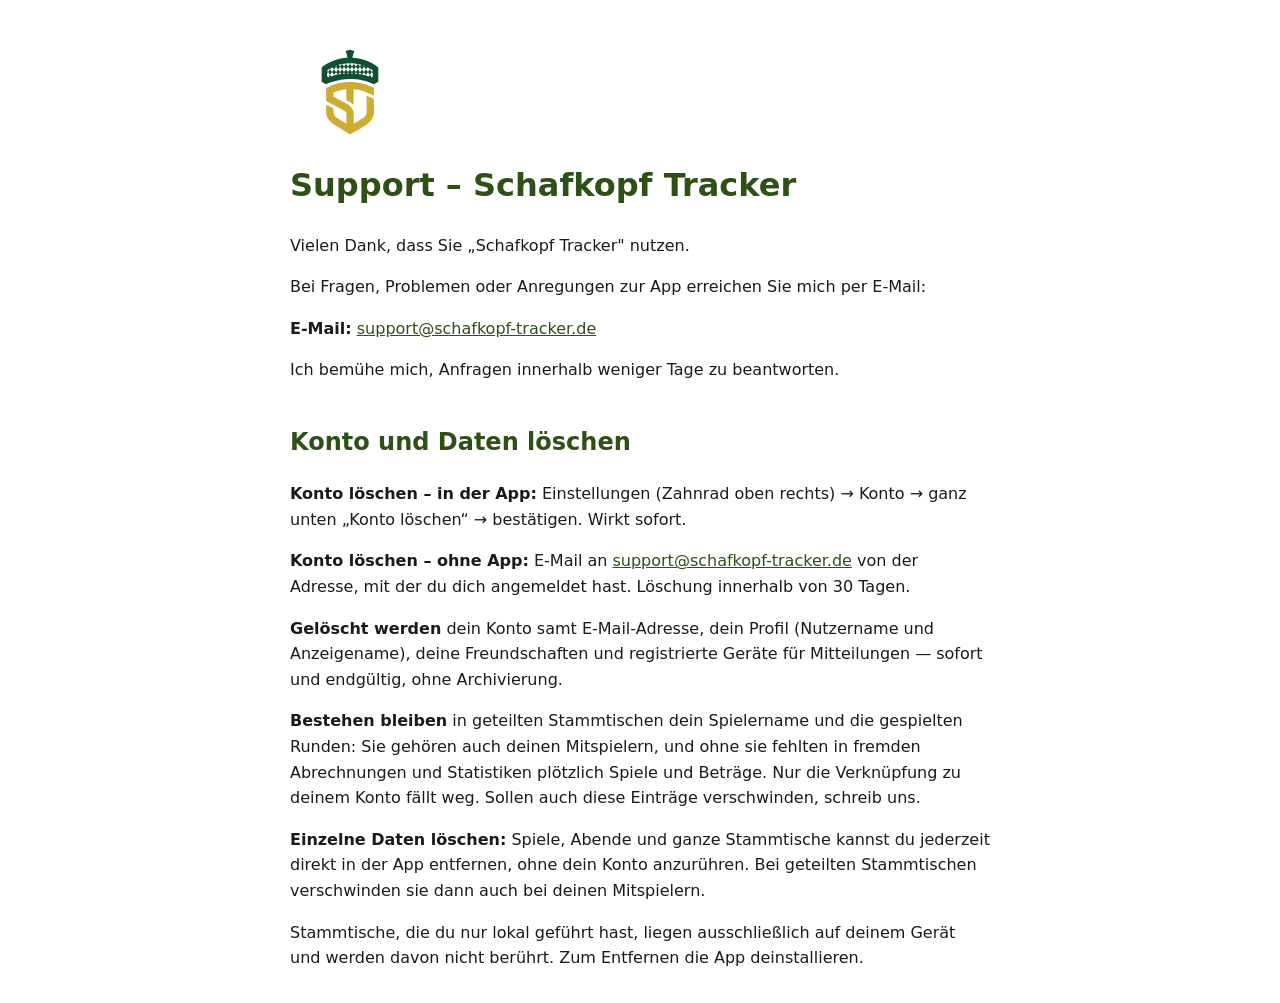
<file: support.html>
<!DOCTYPE html>
<html lang="de">
<head>
  <meta charset="UTF-8">
  <meta name="viewport" content="width=device-width, initial-scale=1.0">
  <title>Support – Schafkopf Tracker</title>
  <!-- Favicon: SVG für moderne Browser, PNG fürs iOS-Startbild -->
  <link rel="icon" href="/logo.svg" type="image/svg+xml">
  <link rel="apple-touch-icon" href="/apple-touch-icon.png">
  <style>
    /* Sanftes Scrollen, damit der Sprung zu #konto-loeschen nachvollziehbar ist */
    html { scroll-behavior: smooth; }
    @media (prefers-reduced-motion: reduce) { html { scroll-behavior: auto; } }

    body { font-family: -apple-system, system-ui, sans-serif; max-width: 700px;
           margin: 2rem auto; padding: 0 1rem; line-height: 1.6; color: #1a1a1a; }
    h1 { color: #2d5016; margin-top: 0.5rem; }
    h2 {
      color: #2d5016;
      margin-top: 2.5rem;
      /* Abstand nach oben, damit die Überschrift nach dem Sprung nicht
         direkt am oberen Rand klebt */
      scroll-margin-top: 1.5rem;
    }
    a { color: #2d5016; }
    .app-logo {
      max-width: 120px;
      height: auto;
      border-radius: 20%; /* Verleiht App-Icons den typischen abgerundeten Look */
      display: block;
    }
  </style>
</head>
<body>
  <!-- App-Logo -->
  <img src="/logo.svg" width="120" height="120"
       alt="Schafkopf Tracker Logo" class="app-logo">

  <h1>Support – Schafkopf Tracker</h1>
  <p>Vielen Dank, dass Sie „Schafkopf Tracker" nutzen.</p>

  <p>Bei Fragen, Problemen oder Anregungen zur App erreichen Sie mich per
  E-Mail:</p>

  <p><strong>E-Mail:</strong>
  <a href="mailto:support@schafkopf-tracker.de">support@schafkopf-tracker.de</a></p>

  <p>Ich bemühe mich, Anfragen innerhalb weniger Tage zu beantworten.</p>

  <h2 id="konto-loeschen">Konto und Daten löschen</h2>

  <p><strong>Konto löschen – in der App:</strong> Einstellungen (Zahnrad oben
  rechts) → Konto → ganz unten „Konto löschen“ → bestätigen. Wirkt sofort.</p>

  <p><strong>Konto löschen – ohne App:</strong> E-Mail an
  <a href="mailto:support@schafkopf-tracker.de">support@schafkopf-tracker.de</a>
  von der Adresse, mit der du dich angemeldet hast. Löschung innerhalb von
  30 Tagen.</p>

  <p><strong>Gelöscht werden</strong> dein Konto samt E-Mail-Adresse, dein
  Profil (Nutzername und Anzeigename), deine Freundschaften und registrierte
  Geräte für Mitteilungen — sofort und endgültig, ohne Archivierung.</p>

  <p><strong>Bestehen bleiben</strong> in geteilten Stammtischen dein
  Spielername und die gespielten Runden: Sie gehören auch deinen Mitspielern,
  und ohne sie fehlten in fremden Abrechnungen und Statistiken plötzlich
  Spiele und Beträge. Nur die Verknüpfung zu deinem Konto fällt weg. Sollen
  auch diese Einträge verschwinden, schreib uns.</p>

  <p><strong>Einzelne Daten löschen:</strong> Spiele, Abende und ganze
  Stammtische kannst du jederzeit direkt in der App entfernen, ohne dein Konto
  anzurühren. Bei geteilten Stammtischen verschwinden sie dann auch bei deinen
  Mitspielern.</p>

  <p>Stammtische, die du nur lokal geführt hast, liegen ausschließlich auf
  deinem Gerät und werden davon nicht berührt. Zum Entfernen die App
  deinstallieren.</p>

  <!-- Cloudflare Web Analytics: cookielos, ohne geräteübergreifende
       Wiedererkennung. Siehe Abschnitt 10 der Datenschutzerklärung. -->
  <script type="module" src="https://static.cloudflareinsights.com/beacon.min.js"
          data-cf-beacon='{"token": "c0a55f76c955453a90bda4c307eb4c90"}'></script>
</body>
</html>
</file>
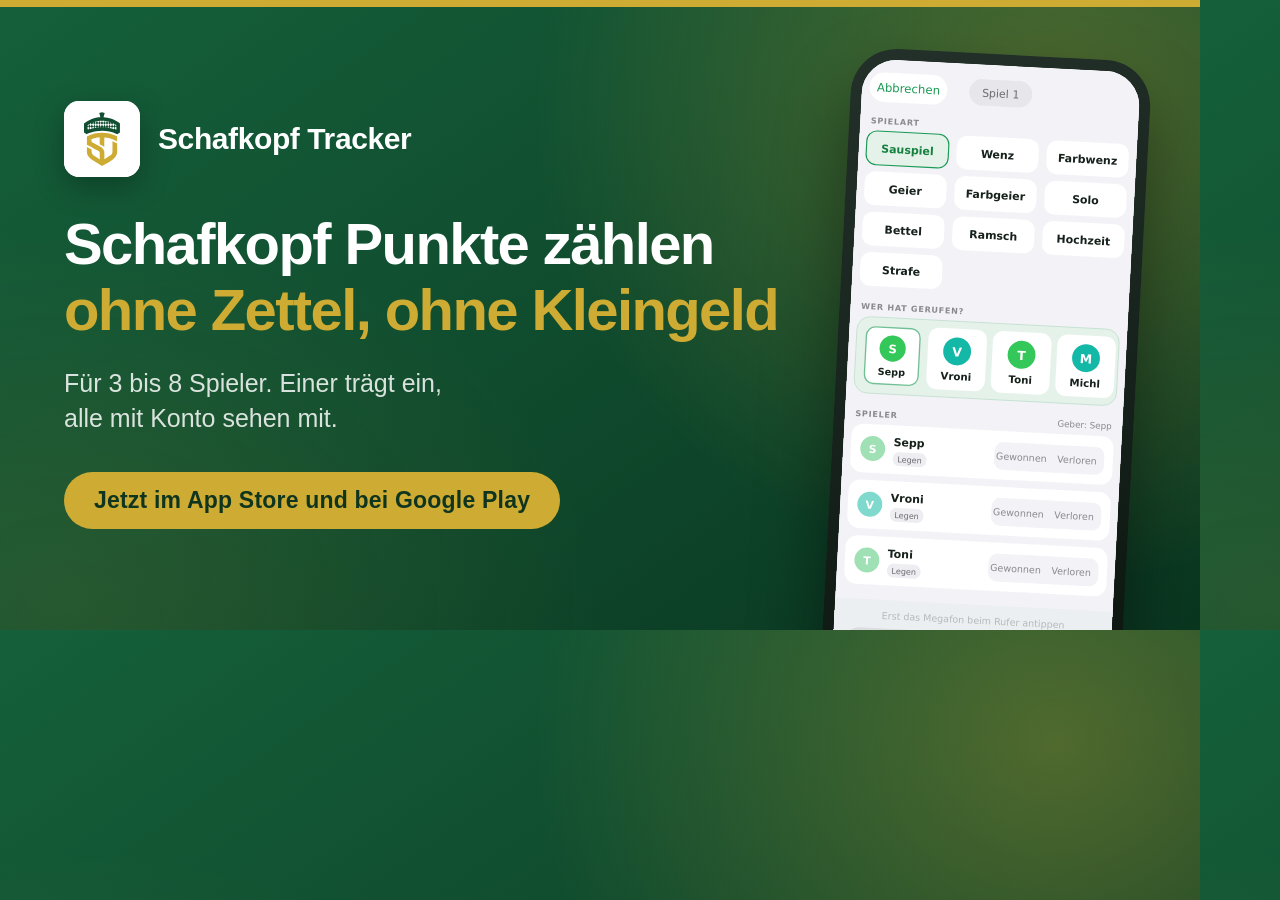
<file: assets/og/og-vorlage.html>
<!DOCTYPE html>
<!--
  VORLAGE für das Social-Vorschaubild (Open Graph / Twitter Card).

  Diese Datei wird NICHT verlinkt und nicht ausgeliefert – sie dient nur als
  Quelle, aus der assets/og/og-image.png gerendert wird. So lässt sich das
  Vorschaubild jederzeit neu erzeugen, etwa wenn echte Screenshots vorliegen
  oder sich der Claim ändert.

  Neu rendern (im Repo-Wurzelverzeichnis):

    python3 -m http.server 8000
    node assets/og/render-og.mjs

  Ergebnis: assets/og/og-image.png im Format 1200 × 630 px.

  Achtung: Es werden bewusst nur systemweit vorhandene Schriften verwendet,
  damit das Rendering ohne Netzwerkzugriff reproduzierbar bleibt.
-->
<html lang="de">
<head>
<meta charset="UTF-8">
<!-- Die Datei liegt zwangsläufig mit im Web-Verzeichnis, ist aber keine
     eigenständige Seite. noindex hält sie aus dem Suchindex heraus, ohne
     sie – anders als eine Sperre in der robots.txt – überhaupt erst
     bekannt zu machen. -->
<meta name="robots" content="noindex, nofollow">
<title>Open-Graph-Vorlage – Schafkopf Tracker</title>
<style>
  * { box-sizing: border-box; margin: 0; padding: 0; }

  html, body { width: 1200px; height: 630px; overflow: hidden; }

  body {
    display: flex;
    align-items: center;
    gap: 56px;
    padding: 0 64px;
    font-family: "Liberation Sans", "DejaVu Sans", Arial, sans-serif;
    color: #fff;
    background:
      radial-gradient(70% 120% at 88% 18%, rgba(206, 171, 51, .34) 0%, rgba(206, 171, 51, 0) 62%),
      radial-gradient(80% 110% at 6% 96%, rgba(206, 171, 51, .12) 0%, rgba(206, 171, 51, 0) 55%),
      linear-gradient(145deg, #15603b 0%, #0a3620 100%);
    background-color: #104f31;
    position: relative;
  }

  /* Dezente Goldkante oben – greift die Akzentfarbe des App-Icons auf,
     ohne ins Folkloristische zu kippen. */
  .rauten {
    position: absolute;
    top: 0; left: 0; right: 0;
    height: 7px;
    background: #ceab33;
  }

  .links {
    flex: 1 1 auto;
    min-width: 0;
  }

  .marke {
    display: flex;
    align-items: center;
    gap: 18px;
    margin-bottom: 34px;
  }

  .marke img {
    width: 76px;
    height: 76px;
    border-radius: 20%;
    background: #fff;
    box-shadow: 0 10px 30px rgba(0, 0, 0, .28);
  }

  .marke span {
    font-size: 30px;
    font-weight: 700;
    letter-spacing: -.4px;
  }

  h1 {
    font-size: 58px;
    line-height: 1.13;
    font-weight: 700;
    letter-spacing: -1.6px;
    margin-bottom: 24px;
  }

  h1 em {
    display: block;
    font-style: normal;
    color: #ceab33;
  }

  p.unter {
    font-size: 25px;
    line-height: 1.4;
    color: rgba(255, 255, 255, .84);
    max-width: 30ch;
    margin-bottom: 36px;
  }

  .badge {
    display: inline-block;
    padding: 15px 30px;
    border-radius: 999px;
    background: #ceab33;
    color: #10351f;
    font-size: 23px;
    font-weight: 700;
    letter-spacing: .2px;
  }

  /* Telefon rechts: oben vollständig sichtbar, unten bewusst über die
     Bildkante hinauslaufend – so wirkt der Anschnitt gewollt. */
  .rechts {
    flex: 0 0 auto;
    width: 300px;
    align-self: flex-start;
    margin-top: 54px;
    transform: rotate(3deg);
  }

  .phone {
    padding: 11px;
    background: linear-gradient(160deg, #23312a, #0c1510);
    border-radius: 46px;
    box-shadow: 0 34px 70px rgba(0, 0, 0, .42);
  }

  .phone img {
    display: block;
    width: 100%;
    height: 620px;         /* läuft unten bewusst aus dem Bild */
    object-fit: cover;
    object-position: top;
    border-radius: 35px;
    background: #fff;
  }
</style>
</head>
<body>
  <div class="rauten"></div>

  <div class="links">
    <div class="marke">
      <img src="/logo.svg" alt="">
      <span>Schafkopf Tracker</span>
    </div>

    <h1>Schafkopf Punkte&nbsp;zählen<em>ohne Zettel, ohne Kleingeld</em></h1>

    <p class="unter">
      Für 3 bis 8 Spieler. Einer trägt ein, alle mit Konto sehen mit.
    </p>

    <span class="badge">Jetzt im App&nbsp;Store und bei Google&nbsp;Play</span>
  </div>

  <div class="rechts">
    <div class="phone">
      <img src="/assets/screenshots/spiel-eintragen.svg" alt="">
    </div>
  </div>
</body>
</html>
</file>
<file: assets/css/landing.css>
/* ==========================================================================
   Schafkopf Tracker – Landingpage
   Zurückhaltend und modern: dunkles Grün (#104f31) als Akzent, Gold (#ceab33)
   als Sekundärfarbe – beide aus dem App-Icon abgeleitet.
   Mobile-first, keine externen Fonts. Einziger externer Aufruf ist die
   Reichweitenmessung, siehe Abschnitt 10 der Datenschutzerklärung.
   ========================================================================== */

:root {
  --gruen: #104f31;
  --gruen-dunkel: #0a3620;
  --gruen-hell: #e6efe9;
  --gold: #ceab33;
  --gold-hell: #f7f0d8;

  --text: #16211b;
  --text-leise: #5b6b62;
  --linie: #dfe6e1;
  --bg: #ffffff;
  --bg-sanft: #f7f9f7;

  --radius: 16px;
  --radius-gross: 28px;
  --schatten: 0 1px 2px rgba(16, 79, 49, .04), 0 8px 24px rgba(16, 79, 49, .06);
  --schatten-hoch: 0 2px 4px rgba(16, 79, 49, .06), 0 18px 48px rgba(16, 79, 49, .12);

  --breite: 1080px;
  --abstand-sektion: 4.5rem;
}

*,
*::before,
*::after { box-sizing: border-box; }

html {
  scroll-behavior: smooth;
  -webkit-text-size-adjust: 100%;
}

body {
  margin: 0;
  background: var(--bg);
  color: var(--text);
  font-family: -apple-system, BlinkMacSystemFont, "Segoe UI", system-ui, "Helvetica Neue", Arial, sans-serif;
  font-size: 17px;
  line-height: 1.65;
  -webkit-font-smoothing: antialiased;
}

img { max-width: 100%; height: auto; display: block; }

a { color: var(--gruen); text-decoration-thickness: 1px; text-underline-offset: 2px; }
a:hover { color: var(--gruen-dunkel); }

h1, h2, h3 {
  line-height: 1.18;
  letter-spacing: -0.02em;
  margin: 0 0 .6em;
  text-wrap: balance;
}

h1 { font-size: clamp(2.1rem, 7vw, 3.6rem); font-weight: 800; }
h2 { font-size: clamp(1.6rem, 4.6vw, 2.4rem); font-weight: 750; }
h3 { font-size: 1.15rem; font-weight: 700; }

p { margin: 0 0 1.1em; }

/* Fokus-Ring für Tastaturnutzung */
a:focus-visible,
button:focus-visible {
  outline: 3px solid var(--gold);
  outline-offset: 3px;
  border-radius: 6px;
}

/* --------------------------------------------------------------- Layout -- */

.wrap {
  width: 100%;
  max-width: var(--breite);
  margin-inline: auto;
  padding-inline: 1.25rem;
}

section { padding-block: var(--abstand-sektion); }

.sektion-sanft { background: var(--bg-sanft); }

.sektion-kopf {
  max-width: 34ch;
  margin-bottom: 2.5rem;
}

.sektion-kopf p {
  color: var(--text-leise);
  font-size: 1.05rem;
  margin-bottom: 0;
  max-width: 52ch;
}

@media (min-width: 700px) {
  .sektion-kopf { max-width: 56ch; }
}

.eyebrow {
  display: inline-block;
  font-size: .78rem;
  font-weight: 700;
  letter-spacing: .12em;
  text-transform: uppercase;
  color: var(--gruen);
  margin-bottom: .8rem;
}

/* ------------------------------------------------------------- Buttons -- */

.btn {
  display: inline-flex;
  align-items: center;
  justify-content: center;
  gap: .55rem;
  padding: .95rem 1.6rem;
  border-radius: 999px;
  font-size: 1.02rem;
  font-weight: 650;
  text-decoration: none;
  border: 1.5px solid transparent;
  transition: transform .15s ease, background-color .15s ease, box-shadow .15s ease;
}

.btn-sekundaer {
  background: transparent;
  color: var(--gruen);
  border-color: var(--linie);
}

.btn-sekundaer:hover {
  border-color: var(--gruen);
  background: var(--gruen-hell);
}

.btn-gruppe {
  display: flex;
  flex-wrap: wrap;
  gap: .8rem;
  align-items: center;
}

/* Offizielles App-Store-Abzeichen von Apple. Die Grafik darf nicht
   verändert werden – deshalb nur Größe und Hover, keine Filter oder
   Rahmen. Die SVGs sind randlos, deshalb sorgt margin für den von Apple
   geforderten Freiraum von mindestens 10 % der Abzeichenhöhe. */
.store-badge {
  display: inline-block;
  line-height: 0;
  margin: 6px;
  border-radius: 8px;
  transition: transform .15s ease, opacity .15s ease;
}

.store-badge img {
  display: block;
  width: auto;
  height: 60px;
}

.store-badge:hover {
  transform: translateY(-1px);
  opacity: .88;
}

/* Schmale Handys: beide Store-Abzeichen etwas kleiner, damit sie
   nebeneinander passen. Beide behalten dieselbe Höhe, damit sie als
   Paar wirken. */
@media (max-width: 420px) {
  .store-badge img { height: 48px; }
}

@media (max-width: 380px) {
  .btn-gruppe { gap: .5rem; }
  .store-badge { margin: 5px; }  /* Apple-Freiraum: 10 % der Höhe */
  .store-badge img { height: 44px; }
}

/* Hinweiszeile unter den CTAs. Kein Flex-Container: sonst würde der
   Fließtext in einzelne Flex-Items zerlegt und bräche mitten im Wort um. */
.cta-hinweis {
  margin-top: 1.1rem;
  font-size: .93rem;
  color: var(--text-leise);
}

.punkt {
  display: inline-block;
  width: .5rem;
  height: .5rem;
  margin-right: .45rem;
  border-radius: 50%;
  background: var(--gold);
  vertical-align: middle;
}

/* ---------------------------------------------------------------- Hero -- */

.hero {
  position: relative;
  padding-block: 3.5rem 4rem;
  background:
    radial-gradient(120% 90% at 12% 0%, var(--gruen-hell) 0%, rgba(230, 239, 233, 0) 60%),
    radial-gradient(90% 70% at 100% 10%, var(--gold-hell) 0%, rgba(247, 240, 216, 0) 55%);
  overflow: hidden;
}

.hero-inner {
  display: grid;
  gap: 2.5rem;
  align-items: center;
}

.hero-icon {
  width: 92px;
  height: 92px;
  border-radius: 22%;
  box-shadow: var(--schatten-hoch);
  background: #fff;
  margin-bottom: 1.4rem;
}

.hero p.claim {
  font-size: 1.15rem;
  color: var(--text-leise);
  max-width: 46ch;
  margin-bottom: 1.8rem;
}

.hero .highlight {
  color: var(--gruen);
  font-weight: 700;
}

/* Kleine Faktenzeile unter dem Hero-CTA */
.fakten {
  list-style: none;
  display: flex;
  flex-wrap: wrap;
  gap: .5rem 1.6rem;
  margin: 2.2rem 0 0;
  padding: 0;
  font-size: .95rem;
  color: var(--text-leise);
}

.fakten li {
  position: relative;
  display: flex;
  align-items: center;
  gap: .45rem;
}

/* Kreis und Haken getrennt, damit sich der Haken einzeln zeichnen lässt
   (siehe Mikro-Animationen) */
.fakten li::before {
  content: "";
  width: 1.05rem;
  height: 1.05rem;
  flex: none;
  border-radius: 50%;
  background: var(--gruen-hell);
}

.fakten li::after {
  content: "";
  position: absolute;
  left: 0;
  top: calc(50% - .525rem);
  width: 1.05rem;
  height: 1.05rem;
  background: url("data:image/svg+xml,%3Csvg xmlns='http://www.w3.org/2000/svg' viewBox='0 0 16 16' fill='none' stroke='%23104f31' stroke-width='2.2' stroke-linecap='round' stroke-linejoin='round'%3E%3Cpath d='M3.5 8.5l3 3 6-6'/%3E%3C/svg%3E") center / 78% no-repeat;
}

/* Hero-Bild (Screenshot im Telefonrahmen) */
.hero-visual {
  justify-self: center;
  max-width: 300px;
  width: 100%;
}

/* -------------------------------------------------------- Problem/Nutzen */

.vergleich {
  display: grid;
  gap: 1.25rem;
}

.karte {
  background: #fff;
  border: 1px solid var(--linie);
  border-radius: var(--radius-gross);
  padding: 1.9rem;
}

.karte h3 { margin-bottom: .9rem; }

.karte-alt {
  background: var(--bg-sanft);
  border-style: dashed;
}

.karte-neu {
  border-color: rgba(16, 79, 49, .22);
  box-shadow: var(--schatten);
}

.liste {
  list-style: none;
  margin: 0;
  padding: 0;
  display: grid;
  gap: .7rem;
}

.liste li {
  display: flex;
  gap: .7rem;
  align-items: flex-start;
  font-size: 1rem;
}

.liste .zeichen {
  flex: none;
  width: 1.4rem;
  height: 1.4rem;
  border-radius: 50%;
  display: grid;
  place-items: center;
  font-size: .82rem;
  font-weight: 700;
  margin-top: .15rem;
}

.karte-alt .zeichen { background: #f1e4e1; color: #a2453a; }

/* Kompakter Block für Wechsler von anderen Schafkopf-Apps – bewusst ohne
   Kartenrahmen, damit er dem Vergleich darüber nicht die Schau stiehlt */
.wechsel {
  margin-top: 4rem;
  padding-top: 2.5rem;
  border-top: 1px solid var(--linie);
}

.wechsel h3 { margin-bottom: .3rem; }

.wechsel > p {
  color: var(--text-leise);
  margin-bottom: 1.3rem;
}

.wechsel-liste {
  list-style: none;
  margin: 0;
  padding: 0;
  display: grid;
  gap: 1.1rem 1.75rem;
}

.wechsel-liste li {
  padding-left: .9rem;
  border-left: 3px solid var(--gold);
  color: var(--text-leise);
  font-size: .97rem;
}

.wechsel-liste strong {
  display: block;
  color: var(--text);
  margin-bottom: .1rem;
}
.karte-neu .zeichen { background: var(--gruen-hell); color: var(--gruen); }

/* Premium-Karte: Gold statt Grün, damit sich der Bezahlteil optisch
   abhebt, ohne den kostenlosen Teil abzuwerten. */
.karte-premium {
  border-color: rgba(206, 171, 51, .5);
  box-shadow: var(--schatten);
}

.karte-premium .zeichen {
  background: var(--gold-hell);
  color: #8a7220;
}

.preis-hinweis {
  display: inline-block;
  margin-left: .5rem;
  padding: .2rem .6rem;
  border-radius: 999px;
  background: var(--gold-hell);
  color: #8a7220;
  font-size: .72rem;
  font-weight: 650;
  letter-spacing: .02em;
  vertical-align: middle;
  white-space: nowrap;
}

/* ------------------------------------------------------------- Features -- */

.feature-grid {
  display: grid;
  gap: 1.25rem;
}

.feature {
  background: #fff;
  border: 1px solid var(--linie);
  border-radius: var(--radius-gross);
  padding: 1.9rem;
  transition: transform .18s ease, box-shadow .18s ease;
}

.feature:hover {
  transform: translateY(-2px);
  box-shadow: var(--schatten);
}

.feature-icon {
  width: 46px;
  height: 46px;
  border-radius: 14px;
  display: grid;
  place-items: center;
  background: var(--gruen-hell);
  color: var(--gruen);
  margin-bottom: 1.1rem;
}

.feature p {
  margin-bottom: 0;
  color: var(--text-leise);
  font-size: .99rem;
}

/* ---------------------------------------------------------- Screenshots -- */

.shots {
  display: grid;
  gap: 2rem;
}

.shot figcaption {
  margin-top: 1rem;
  font-size: .95rem;
  color: var(--text-leise);
  text-align: center;
}

.shot figcaption strong {
  display: block;
  color: var(--text);
  font-size: 1.02rem;
  margin-bottom: .15rem;
}

/* Telefonrahmen um die Screenshots */
.phone {
  position: relative;
  margin-inline: auto;
  max-width: 280px;
  width: 100%;
  padding: 10px;
  background: linear-gradient(160deg, #1d2a23, #0d1611);
  border-radius: 40px;
  box-shadow: var(--schatten-hoch);
}

.phone img,
.phone svg {
  display: block;
  width: 100%;
  height: auto;
  aspect-ratio: 390 / 844;
  border-radius: 30px;
  background: #fff;
}

/* Inline-SVG: border-radius allein beschneidet den Inhalt nicht überall */
.phone svg { clip-path: inset(0 round 30px); }

/* ------------------------------------------------------ Spielarten-Zeile -- */

.spielarten {
  margin-top: 2.5rem;
  padding-top: 2rem;
  border-top: 1px solid var(--linie);
}

.spielarten p {
  font-size: .82rem;
  font-weight: 700;
  letter-spacing: .1em;
  text-transform: uppercase;
  color: var(--text-leise);
  margin-bottom: 1rem;
}

.spielarten ul {
  list-style: none;
  margin: 0;
  padding: 0;
  display: flex;
  flex-wrap: wrap;
  gap: .55rem;
}

.spielarten li {
  padding: .4rem .95rem;
  border-radius: 999px;
  background: var(--gruen-hell);
  color: var(--gruen);
  font-size: .93rem;
  font-weight: 600;
}

.spielarten li.zusatz {
  background: var(--gold-hell);
  color: #8a7220;
}

/* Verweis auf den Ratgeber unter der Spielarten-Zeile */
.mehr-link {
  margin: 1.4rem 0 0;
  font-weight: 600;
}

/* ---------------------------------------------------------- Statistiken -- */

.stat-spalten {
  display: grid;
  gap: 2.5rem;
}

.stat-gruppe h3 {
  display: flex;
  align-items: center;
  gap: .6rem;
  padding-bottom: .9rem;
  margin-bottom: 1.4rem;
  border-bottom: 1px solid var(--linie);
}

.stat-gruppe h3 svg {
  flex: none;
  color: var(--gruen);
}

/* Begriffsliste: die Zuordnung Auswertung → Erklärung ist damit auch
   maschinell eindeutig, nicht nur optisch. */
.stat-liste {
  margin: 0;
  display: grid;
  gap: 0;
}

.stat-liste dt {
  padding-left: 1rem;
  border-left: 2px solid var(--gruen-hell);
  font-weight: 650;
  font-size: 1rem;
}

.stat-liste dd {
  margin: 0 0 1.05rem;
  padding-left: 1rem;
  border-left: 2px solid var(--gruen-hell);
  color: var(--text-leise);
  font-size: .95rem;
}

.stat-liste dd:last-child { margin-bottom: 0; }

/* ---------------------------------------------------- Häufige Fragen ----- */

.faq {
  display: grid;
  gap: .75rem;
  max-width: 72ch;
}

.faq details {
  border: 1px solid var(--linie);
  border-radius: var(--radius);
  background: #fff;
  transition: border-color .15s ease;
}

.faq details[open] { border-color: rgba(16, 79, 49, .28); }

.faq summary {
  display: flex;
  align-items: flex-start;
  justify-content: space-between;
  gap: 1rem;
  padding: 1.05rem 1.3rem;
  font-weight: 650;
  font-size: 1.02rem;
  cursor: pointer;
  list-style: none;
}

.faq summary::-webkit-details-marker { display: none; }

/* Aufklapp-Zeichen aus reinem CSS – kein JavaScript nötig */
.faq summary::after {
  content: "";
  flex: none;
  width: .7rem;
  height: .7rem;
  margin-top: .4rem;
  border-right: 2px solid var(--gruen);
  border-bottom: 2px solid var(--gruen);
  transform: rotate(45deg);
  transition: transform .2s ease;
}

.faq details[open] summary::after { transform: rotate(-135deg); }

.faq summary:hover { color: var(--gruen); }

.faq details p {
  margin: 0;
  padding: 0 1.3rem 1.3rem;
  color: var(--text-leise);
  font-size: 1rem;
}

@media (min-width: 700px) {
  .stat-spalten { grid-template-columns: 1fr 1fr; gap: 3.5rem; }
}

/* ------------------------------------------------------ So funktioniert's */

.schritte {
  display: grid;
  gap: 1.5rem;
  counter-reset: schritt;
  /* Eigene Nummernkreise statt der Standard-Zähler der <ol> */
  list-style: none;
  margin: 0;
  padding: 0;
}

.schritt {
  position: relative;
  padding: 1.9rem;
  background: #fff;
  border: 1px solid var(--linie);
  border-radius: var(--radius-gross);
}

.schritt::before {
  counter-increment: schritt;
  content: counter(schritt);
  display: grid;
  place-items: center;
  width: 2.6rem;
  height: 2.6rem;
  border-radius: 50%;
  background: var(--gruen);
  color: #fff;
  font-weight: 750;
  font-size: 1.15rem;
  margin-bottom: 1.1rem;
}

.schritt p {
  margin-bottom: 0;
  color: var(--text-leise);
  font-size: .99rem;
}

/* ----------------------------------------------------------- Abschluss --- */

.cta-block {
  background: var(--gruen);
  color: #fff;
  border-radius: var(--radius-gross);
  padding: 3rem 1.75rem;
  text-align: center;
  background-image: radial-gradient(90% 120% at 50% -20%, rgba(206, 171, 51, .28) 0%, rgba(206, 171, 51, 0) 60%);
}

.cta-block h2 { color: #fff; }

.cta-block p {
  color: rgba(255, 255, 255, .82);
  max-width: 46ch;
  margin-inline: auto;
}

.cta-block .btn-gruppe { justify-content: center; }

.cta-block .cta-hinweis { color: rgba(255, 255, 255, .78); }

.cta-block a:not(.btn) { color: #fff; }

/* -------------------------------------------------------------- Footer --- */

.footer {
  border-top: 1px solid var(--linie);
  padding-block: 2.5rem;
  font-size: .95rem;
  color: var(--text-leise);
}

.footer-inner {
  display: grid;
  gap: 1.5rem;
}

.footer-marke {
  display: flex;
  align-items: center;
  gap: .75rem;
  font-weight: 650;
  color: var(--text);
}

.footer-marke img {
  width: 38px;
  height: 38px;
  border-radius: 22%;
}

.footer nav ul {
  list-style: none;
  display: flex;
  flex-wrap: wrap;
  gap: .5rem 1.4rem;
  margin: 0;
  padding: 0;
}

.footer small { display: block; }

/* ------------------------------------------------------- Breakpoints ----- */

@media (min-width: 700px) {
  :root { --abstand-sektion: 6rem; }

  .vergleich { grid-template-columns: 1fr 1fr; gap: 1.5rem; }
  .wechsel-liste { grid-template-columns: repeat(2, 1fr); }
  .feature-grid { grid-template-columns: repeat(2, 1fr); }
  .schritte { grid-template-columns: repeat(3, 1fr); }
  .shots { grid-template-columns: repeat(3, 1fr); gap: 2.5rem; }
  .cta-block { padding: 4rem 3rem; }

  .footer-inner {
    grid-template-columns: 1fr auto;
    align-items: center;
  }
  .footer nav { grid-column: 1 / -1; }
}

@media (min-width: 960px) {
  .hero { padding-block: 5rem 6rem; }
  .hero-inner { grid-template-columns: 1.15fr .85fr; gap: 4rem; }
  .hero-visual { max-width: 330px; justify-self: end; }
  .feature-grid { grid-template-columns: repeat(4, 1fr); }
  .wechsel-liste { grid-template-columns: repeat(4, 1fr); }
  .footer nav { grid-column: auto; justify-self: center; }
  .footer-inner { grid-template-columns: auto 1fr auto; }
}

/* ---------------------------------------------------- Mikro-Animationen --

   Grundsatz: Ohne Animation steht überall der fertige Endzustand. Die
   Animationen beschreiben nur den Weg dorthin (animation-fill-mode:
   both/backwards) und laufen ausschließlich über transform, translate,
   opacity, clip-path und Strichlängen – nichts davon verschiebt das
   Layout (CLS bleibt 0). Überschrift und Claim im Hero bleiben bewusst
   unanimiert, damit das LCP-Element sofort steht.

   Die Hero-Grafik („Spiel eintragen") animiert sich selbst, siehe
   assets/screenshots/spiel-eintragen.svg. */

/* Tipp-Rückmeldung für Touch-Geräte: kurzes Eindrücken statt des grauen
   Standard-Aufblitzens. iOS löst :active nur aus, wenn ein Touch-Listener
   existiert – daher ontouchstart="" am <body>. */
a, summary, button { -webkit-tap-highlight-color: transparent; }

.btn:active,
.store-badge:active { transform: scale(.97); }

.faq summary { border-radius: calc(var(--radius) - 1px); }
.faq summary:active { background: var(--gruen-hell); }

@media (prefers-reduced-motion: no-preference) {

  /* Häkchen der Faktenzeile zeichnen sich nacheinander */
  .fakten li::after {
    animation: haken-zeichnen .45s ease-out both;
    animation-delay: .5s;
  }
  .fakten li:nth-child(2)::after { animation-delay: .65s; }
  .fakten li:nth-child(3)::after { animation-delay: .8s; }
  .fakten li:nth-child(4)::after { animation-delay: .95s; }

  /* Antworten im FAQ blenden weich ein */
  .faq details[open] p { animation: aufklappen .28s ease-out; }
}

@keyframes haken-zeichnen {
  from { clip-path: inset(0 100% 0 0); }
  to   { clip-path: inset(0 0 0 0); }
}

@keyframes aufklappen {
  from { opacity: 0; translate: 0 -4px; }
}

/* Scroll-getrieben (Chrome, Edge, Safari 26+). Browser ohne
   Unterstützung zeigen einfach den Endzustand. */
@supports (animation-timeline: view()) {
  @media (prefers-reduced-motion: no-preference) {

    /* Karten tauchen beim Hereinscrollen dezent auf. translate statt
       transform, damit der Hover-Effekt der Features unberührt bleibt. */
    .karte,
    .feature,
    .schritt {
      animation: auftauchen linear both;
      animation-timeline: view();
      animation-range: entry 0% entry 70%;
    }

    /* Screenshots: Zeitleiste ist der jeweilige Telefonrahmen */
    .shot .phone { view-timeline: --screen block; }

    /* „Dein Treffen": Verlaufslinien zeichnen sich */
    .screen .linie {
      stroke-dasharray: calc(var(--len) * 1px);
      animation: linie-zeichnen ease-out both;
      animation-timeline: --screen;
      animation-range: cover 20% cover 46%;
    }

    /* „Dein Spielerprofil": Ringe füllen sich im Uhrzeigersinn, danach
       erscheinen die Prozentwerte */
    .screen .abdeckung {
      animation: ring-fuellen ease-in-out both;
      animation-timeline: --screen;
    }
    .screen .ring-oben  { animation-range: cover 16% cover 38%; }
    .screen .ring-unten { animation-range: cover 30% cover 52%; }

    .screen .anteile {
      animation: einblenden linear both;
      animation-timeline: --screen;
    }
    .screen .anteile-oben  { animation-range: cover 36% cover 42%; }
    .screen .anteile-unten { animation-range: cover 50% cover 56%; }
  }
}

@keyframes auftauchen {
  from { opacity: 0; translate: 0 18px; }
}

@keyframes linie-zeichnen {
  from { stroke-dashoffset: calc(var(--len) * 1px); }
  to   { stroke-dashoffset: 0; }
}

/* Endzustand steht im SVG-Attribut (−Umfang = Abdeckung unsichtbar) */
@keyframes ring-fuellen {
  from { stroke-dashoffset: 0; }
}

@keyframes einblenden {
  from { opacity: 0; }
}

@media (prefers-reduced-motion: reduce) {
  html { scroll-behavior: auto; }
  *, *::before, *::after {
    transition: none !important;
    animation: none !important;
  }
}
</file>
